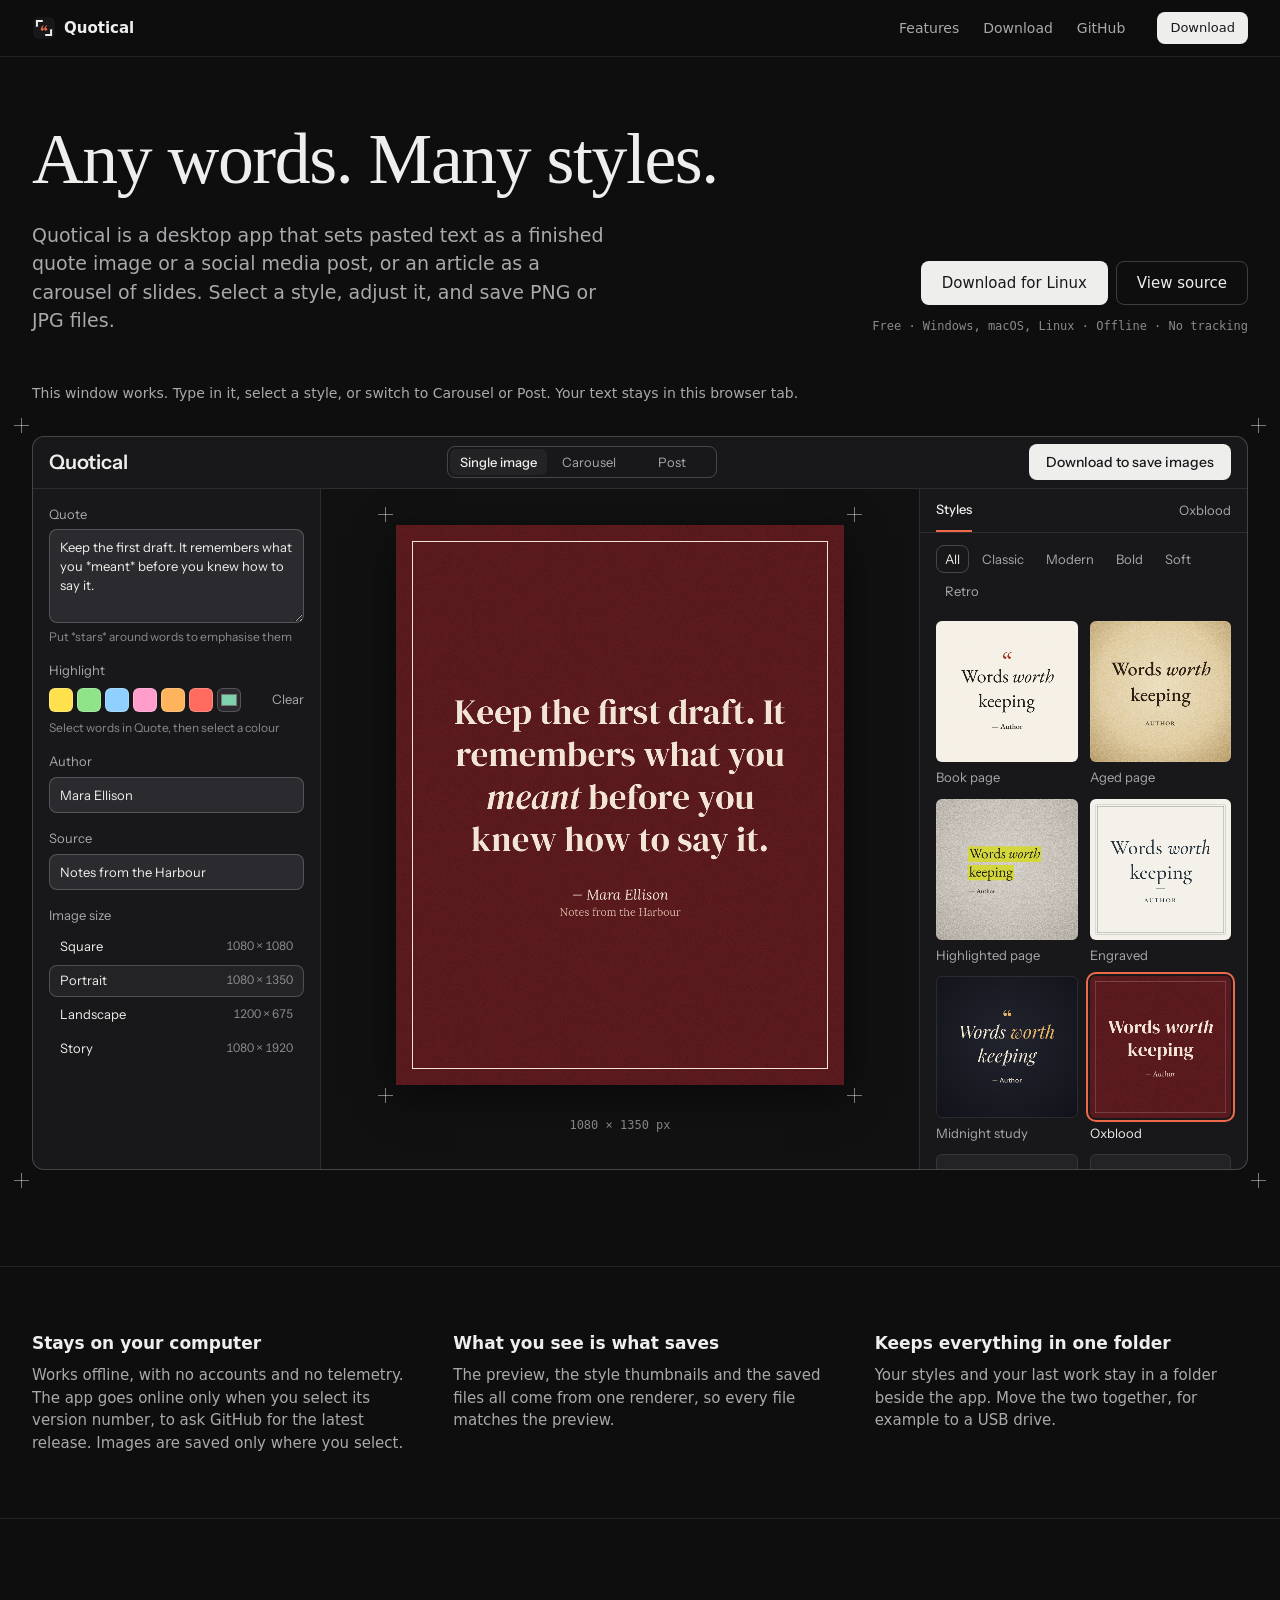
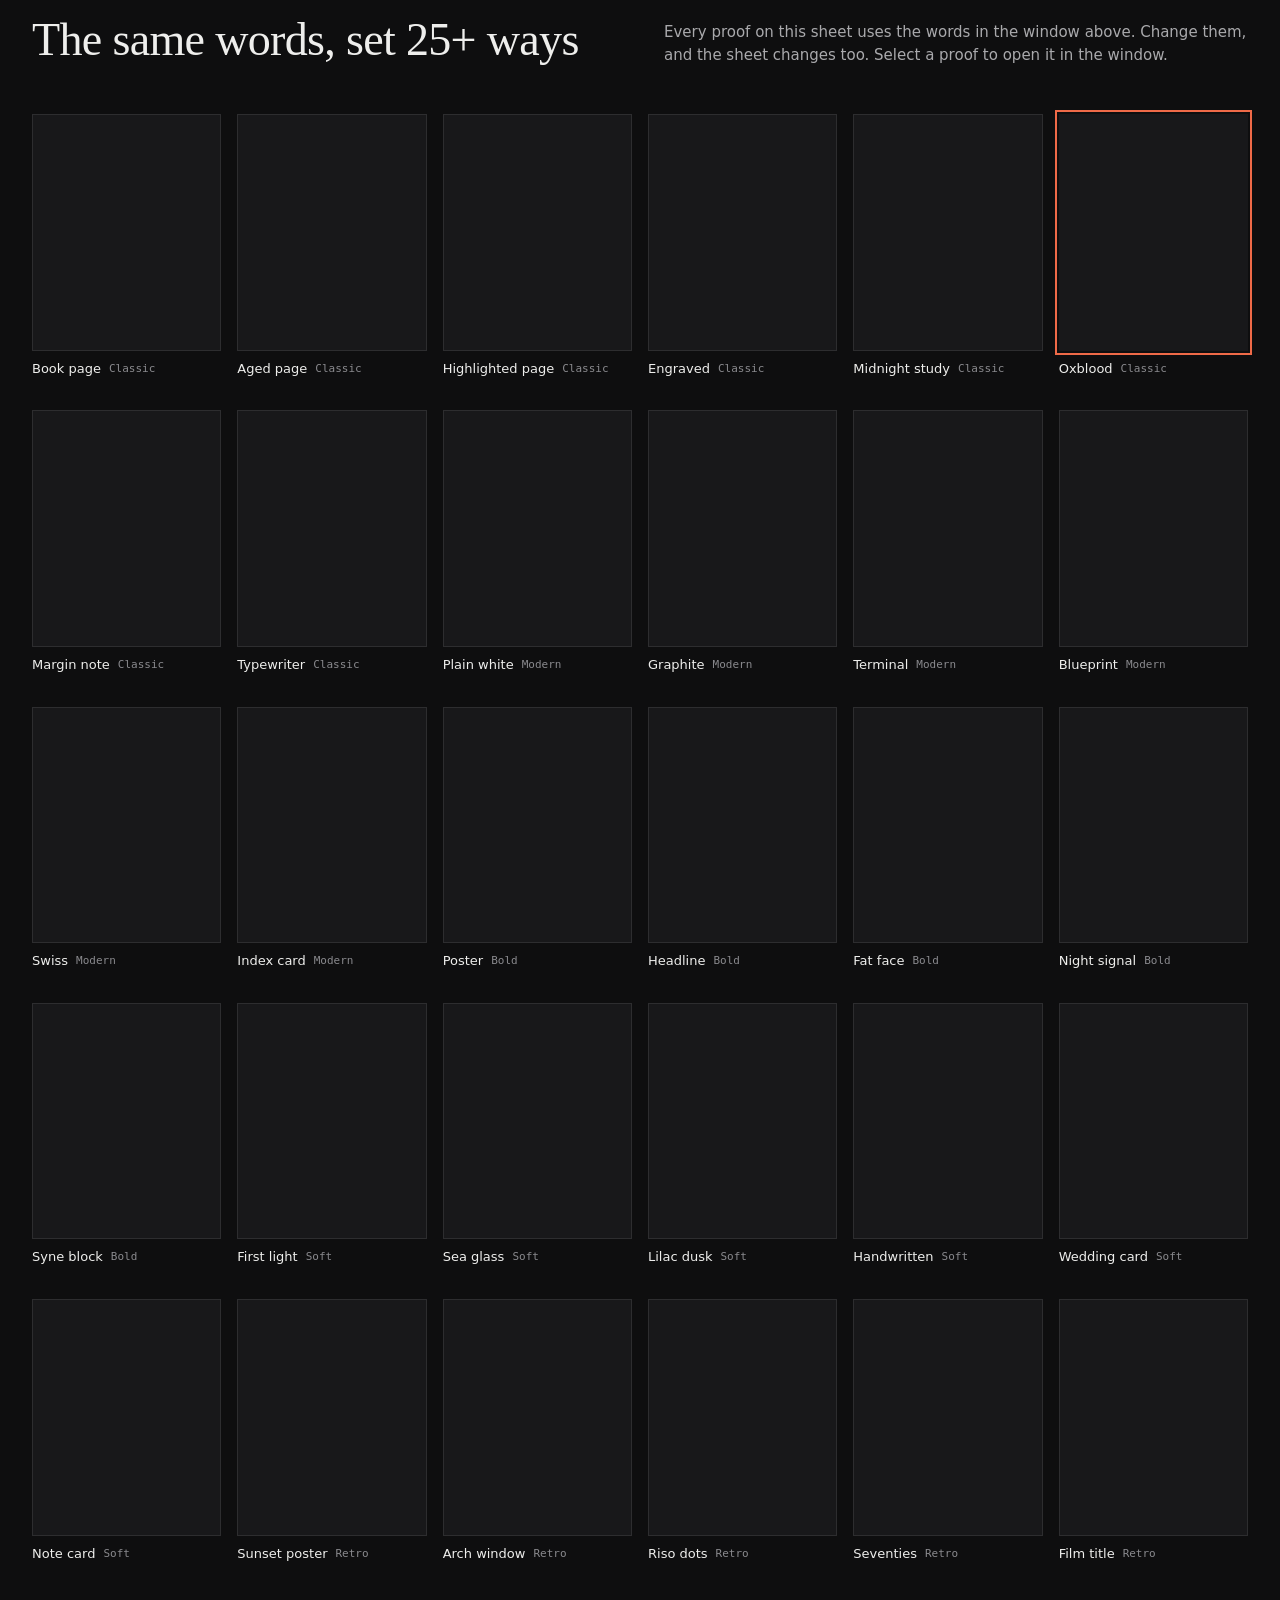
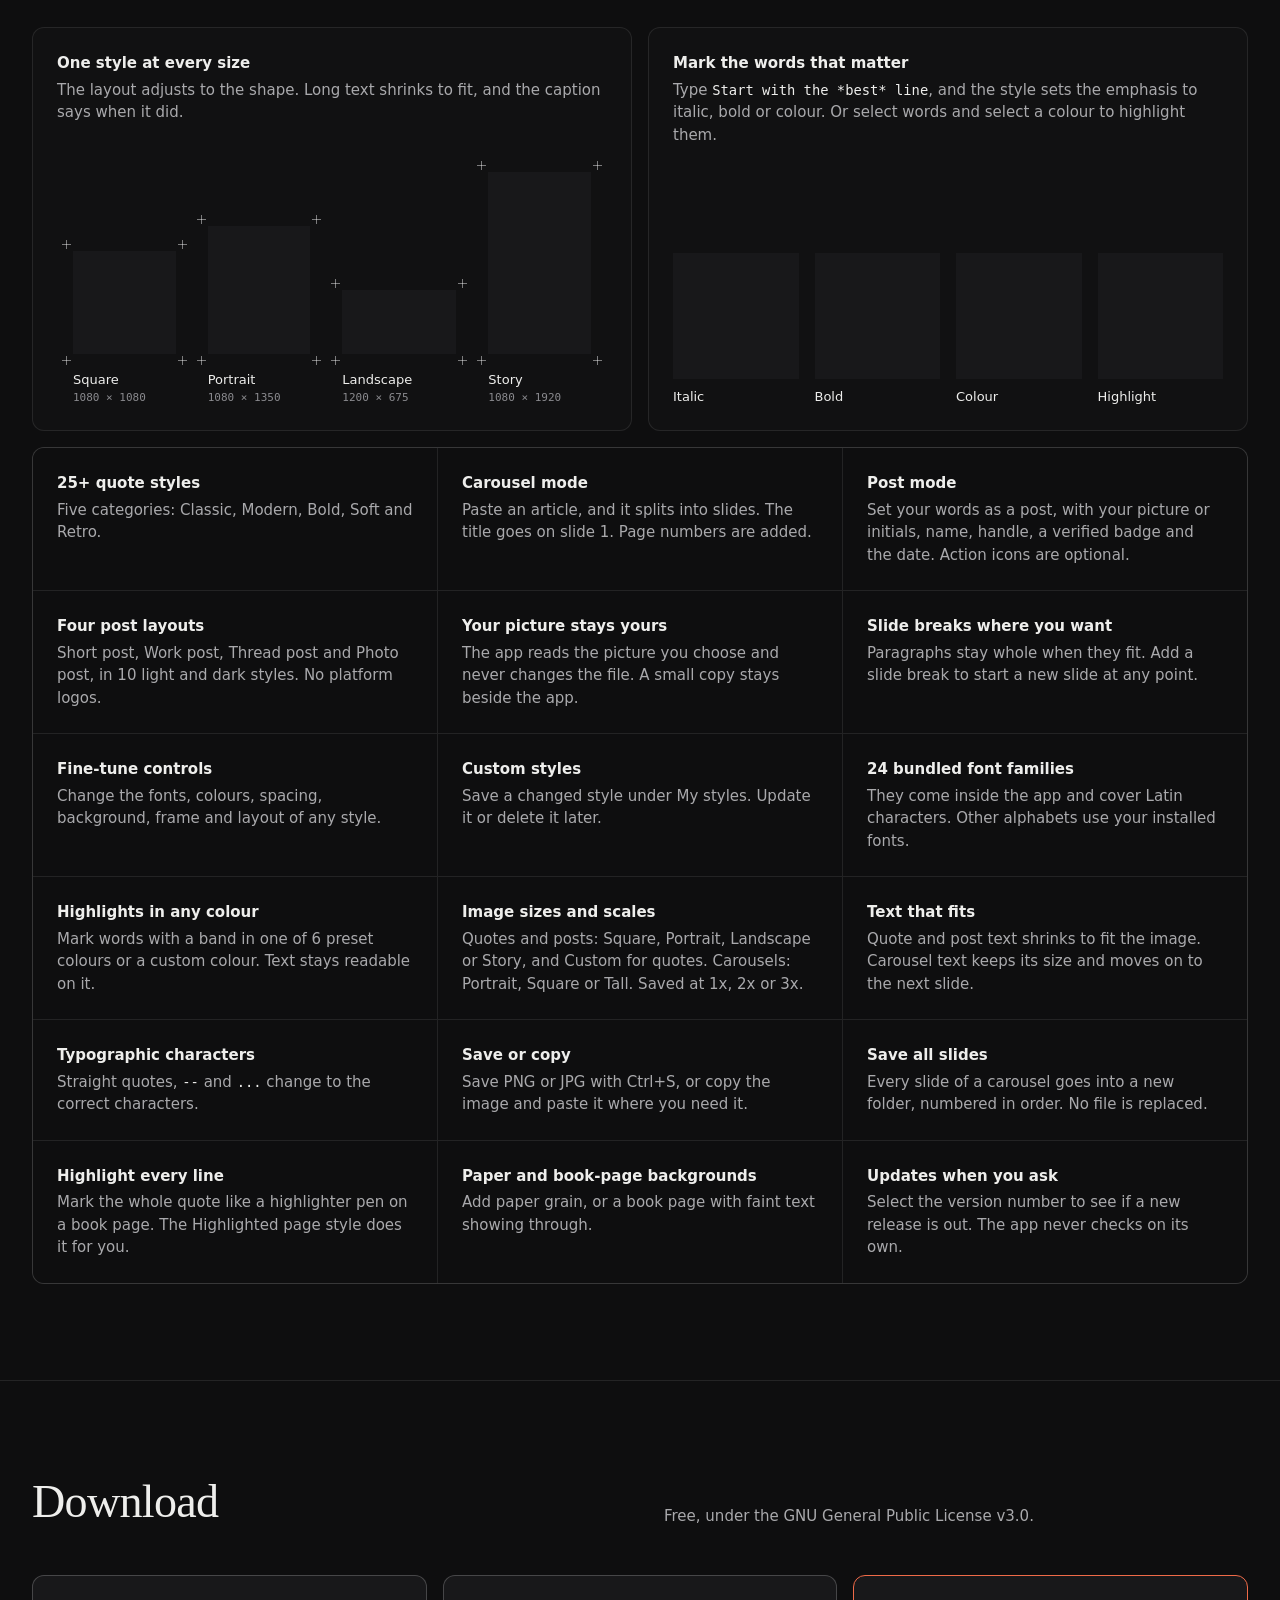
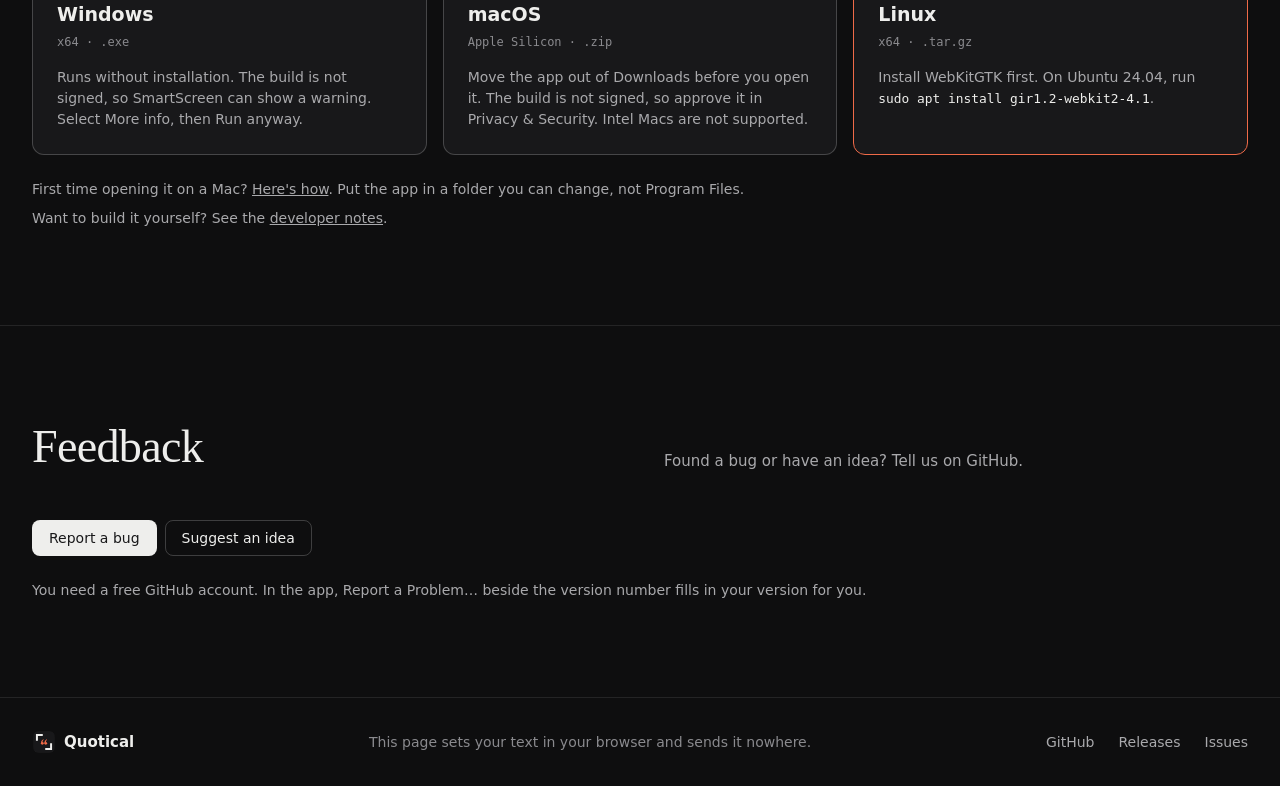
<file: docs/index.html>
<!doctype html>
<!-- The Quotical product page. The content security policy allows only this site and the GitHub API. -->
<html lang="en">
  <head>
    <meta charset="utf-8" />
    <meta name="viewport" content="width=device-width, initial-scale=1" />
    <meta
      http-equiv="Content-Security-Policy"
      content="default-src 'none'; script-src 'self'; style-src 'self'; font-src 'self'; img-src 'self' data:; connect-src https://api.github.com; base-uri 'none'; form-action 'none'"
    />
    <title>Quotical: any words, many styles</title>
    <meta
      name="description"
      content="A free desktop app that turns pasted text into a quote image, a social media post image, or an article into a carousel of slides. 25+ quote styles, 6 carousel styles, 10 post styles, 24 bundled fonts. Works offline, with no tracking."
    />
    <meta name="theme-color" content="#0e0e0f" />
    <meta name="color-scheme" content="dark" />
    <link rel="icon" href="icon.svg" type="image/svg+xml" />
    <link rel="apple-touch-icon" href="apple-touch-icon.png" />
    <meta property="og:type" content="website" />
    <meta property="og:title" content="Quotical" />
    <meta property="og:description" content="Any words. Many styles. Quote images, post images and carousels from a free desktop app that works offline, with no tracking." />
    <meta property="og:url" content="https://tariqmk.github.io/Quotical/" />
    <meta property="og:image" content="https://tariqmk.github.io/Quotical/social-card.png" />
    <meta property="og:image:width" content="1280" />
    <meta property="og:image:height" content="640" />
    <meta name="twitter:card" content="summary_large_image" />
    <meta name="twitter:title" content="Quotical" />
    <meta name="twitter:description" content="Any words. Many styles. Quote images, post images and carousels from a free desktop app that works offline, with no tracking." />
    <meta name="twitter:image" content="https://tariqmk.github.io/Quotical/social-card.png" />
    <link rel="stylesheet" href="engine/fonts.css" />
    <link rel="stylesheet" href="style.css" />
  </head>
  <body>
    <header class="nav">
      <div class="wrap nav-row">
        <a class="brand" href="#top">
          <img src="icon.svg" alt="" width="24" height="24" />
          <span>Quotical</span>
        </a>
        <nav class="nav-links" aria-label="Main">
          <a href="#features">Features</a>
          <a href="#download">Download</a>
          <a href="https://github.com/TariqMK/Quotical">GitHub</a>
        </nav>
        <a class="button primary small" href="#download">Download</a>
      </div>
    </header>

    <main id="top">
      <section class="hero">
        <div class="wrap">
          <h1>
            <span>Any words.</span> <span>Many styles.</span>
          </h1>
          <div class="hero-row">
            <p class="lede">
              Quotical is a desktop app that sets pasted text as a finished quote image or a social media post,
              or an article as a carousel of slides. Select a style, adjust it, and save PNG or JPG files.
            </p>
            <div class="hero-actions">
              <div class="actions">
                <a
                  class="button primary large"
                  id="hero-download"
                  href="https://github.com/TariqMK/Quotical/releases/latest"
                  >Download</a
                >
                <a class="button large" href="https://github.com/TariqMK/Quotical">View source</a>
              </div>
              <p class="meta">
                <span><span id="hero-version"></span>Free · Windows, macOS, Linux</span>
                <span class="meta-sep">·</span>
                <span>Offline · No tracking</span>
              </p>
            </div>
          </div>

          <p class="demo-label" id="demo">
            This window works. Type in it, select a style, or switch to Carousel or Post. Your text stays in
            this browser tab.
          </p>
          <noscript><p class="demo-label">The working demo needs JavaScript.</p></noscript>

          <div class="window-frame">
            <span class="crop tl"></span><span class="crop tr"></span>
            <span class="crop bl"></span><span class="crop br"></span>
            <div class="window">
              <div class="topbar">
                <div class="title">
                  <span class="wordmark">Quotical</span>
                  <span class="version" id="window-version"></span>
                </div>
                <div class="segmented mode-switch" id="modes" role="radiogroup" aria-label="Mode">
                  <button type="button" role="radio" data-mode="single">Single image</button>
                  <button type="button" role="radio" data-mode="carousel">Carousel</button>
                  <button type="button" role="radio" data-mode="post">Post</button>
                </div>
                <a class="button primary" href="#download">Download to save images</a>
              </div>

              <div class="workspace">
                <section class="stage" id="stage" aria-label="Preview">
                  <div class="proof" id="proof">
                    <span class="crop tl"></span><span class="crop tr"></span>
                    <span class="crop bl"></span><span class="crop br"></span>
                    <canvas id="preview" role="img" aria-label="Preview of the quote image"></canvas>
                  </div>
                  <div class="slide-bar" id="slide-bar" hidden>
                    <button class="step" id="prev-slide" type="button" aria-label="Previous slide">
                      <svg viewBox="0 0 16 16" aria-hidden="true"><path d="M10 3 5 8l5 5" /></svg>
                    </button>
                    <div class="filmstrip" id="filmstrip" role="group" aria-label="Slides"></div>
                    <button class="step" id="next-slide" type="button" aria-label="Next slide">
                      <svg viewBox="0 0 16 16" aria-hidden="true"><path d="m6 3 5 5-5 5" /></svg>
                    </button>
                  </div>
                  <p class="proof-note" id="proof-note"></p>
                </section>

                <section class="panel words" aria-label="Text and image size">
                  <label class="field" data-mode-field="single">
                    <span class="field-label">Quote</span>
                    <textarea id="quote" rows="4" spellcheck="false"></textarea>
                    <span class="hint">Put *stars* around words to emphasise them</span>
                  </label>
                  <label class="field" data-mode-field="carousel" hidden>
                    <span class="field-label">Title</span>
                    <input id="carousel-title" type="text" placeholder="Optional, shown on slide 1" />
                  </label>
                  <label class="field field-source" data-mode-field="carousel" hidden>
                    <span class="field-label">Subtitle</span>
                    <input id="carousel-subtitle" type="text" placeholder="Optional, such as a byline" />
                  </label>
                  <label class="field" data-mode-field="carousel" hidden>
                    <span class="field-label">Article</span>
                    <textarea id="article" rows="8" spellcheck="false"></textarea>
                    <span class="hint">*Stars* for italic, **two stars** for bold. Type [slide] on a line of its own to start a new slide.</span>
                  </label>
                  <label class="field" data-mode-field="post" hidden>
                    <span class="field-label">Name</span>
                    <input id="post-name" type="text" placeholder="Your name" />
                  </label>
                  <label class="field field-source" data-mode-field="post" hidden>
                    <span class="field-label">Handle</span>
                    <input id="post-handle" type="text" placeholder="Optional, such as @yourname" />
                  </label>
                  <label class="field" data-mode-field="post" hidden>
                    <span class="field-label">Post</span>
                    <textarea id="post-text" rows="5" spellcheck="false"></textarea>
                    <span class="hint">Line breaks stay. The app also adds your picture, a verified badge and the date, and can hide the action icons.</span>
                  </label>
                  <div class="field">
                    <span class="field-label" id="highlight-label">Highlight</span>
                    <div class="highlight-row" id="highlights" role="group" aria-labelledby="highlight-label"></div>
                    <span class="hint" id="highlight-hint" aria-live="polite">Select words in Quote, then select a colour</span>
                  </div>
                  <label class="field" data-mode-field="single">
                    <span class="field-label">Author</span>
                    <input id="author" type="text" placeholder="Optional" />
                  </label>
                  <label class="field field-source" data-mode-field="single">
                    <span class="field-label">Source</span>
                    <input id="source" type="text" placeholder="Optional, such as a book title" />
                  </label>
                  <div class="field">
                    <span class="field-label" id="size-label">Image size</span>
                    <div class="size-list" id="sizes" role="radiogroup" aria-labelledby="size-label"></div>
                  </div>
                </section>

                <section class="panel styles" aria-label="Styles">
                  <div class="current-style">
                    <span class="tab">Styles</span>
                    <span class="current-name" id="style-name"></span>
                  </div>
                  <div class="filters" id="filters"></div>
                  <div class="gallery" id="gallery"></div>
                </section>
              </div>
            </div>
          </div>
        </div>
      </section>

      <section class="sheet principles" aria-label="Principles">
        <div class="wrap principle-grid">
          <div>
            <h2>Stays on your computer</h2>
            <p>
              Works offline, with no accounts and no telemetry. The app goes online only when you select its
              version number, to ask GitHub for the latest release. Images are saved only where you select.
            </p>
          </div>
          <div>
            <h2>What you see is what saves</h2>
            <p>
              The preview, the style thumbnails and the saved files all come from one renderer, so every file
              matches the preview.
            </p>
          </div>
          <div>
            <h2>Keeps everything in one folder</h2>
            <p>
              Your styles and your last work stay in a folder beside the app. Move the two together, for example
              to a USB drive.
            </p>
          </div>
        </div>
      </section>

      <section class="sheet" id="features">
        <div class="wrap">
          <div class="section-head">
            <h2 class="section-title">The same words, set 25+ ways</h2>
            <p>
              Every proof on this sheet uses the words in the window above. Change them, and the sheet changes too.
              Select a proof to open it in the window.
            </p>
          </div>
          <div class="proof-wall" id="wall"></div>

          <div class="panel-pair">
            <div class="feature-panel">
              <h3>One style at every size</h3>
              <p>The layout adjusts to the shape. Long text shrinks to fit, and the caption says when it did.</p>
              <div class="size-proofs" id="size-proofs"></div>
            </div>
            <div class="feature-panel">
              <h3>Mark the words that matter</h3>
              <p>
                Type <code>Start with the *best* line</code>, and the style sets the emphasis to italic, bold or
                colour. Or select words and select a colour to highlight them.
              </p>
              <div class="emphasis" id="emphasis"></div>
            </div>
          </div>

          <div class="feature-grid">
            <div>
              <h3>25+ quote styles</h3>
              <p>Five categories: Classic, Modern, Bold, Soft and Retro.</p>
            </div>
            <div>
              <h3>Carousel mode</h3>
              <p>Paste an article, and it splits into slides. The title goes on slide 1. Page numbers are added.</p>
            </div>
            <div>
              <h3>Post mode</h3>
              <p>Set your words as a post, with your picture or initials, name, handle, a verified badge and the date. Action icons are optional.</p>
            </div>
            <div>
              <h3>Four post layouts</h3>
              <p>Short post, Work post, Thread post and Photo post, in 10 light and dark styles. No platform logos.</p>
            </div>
            <div>
              <h3>Your picture stays yours</h3>
              <p>The app reads the picture you choose and never changes the file. A small copy stays beside the app.</p>
            </div>
            <div>
              <h3>Slide breaks where you want</h3>
              <p>Paragraphs stay whole when they fit. Add a slide break to start a new slide at any point.</p>
            </div>
            <div>
              <h3>Fine-tune controls</h3>
              <p>Change the fonts, colours, spacing, background, frame and layout of any style.</p>
            </div>
            <div>
              <h3>Custom styles</h3>
              <p>Save a changed style under My styles. Update it or delete it later.</p>
            </div>
            <div>
              <h3>24 bundled font families</h3>
              <p>They come inside the app and cover Latin characters. Other alphabets use your installed fonts.</p>
            </div>
            <div>
              <h3>Highlights in any colour</h3>
              <p>Mark words with a band in one of 6 preset colours or a custom colour. Text stays readable on it.</p>
            </div>
            <div>
              <h3>Image sizes and scales</h3>
              <p>Quotes and posts: Square, Portrait, Landscape or Story, and Custom for quotes. Carousels: Portrait, Square or Tall. Saved at 1x, 2x or 3x.</p>
            </div>
            <div>
              <h3>Text that fits</h3>
              <p>Quote and post text shrinks to fit the image. Carousel text keeps its size and moves on to the next slide.</p>
            </div>
            <div>
              <h3>Typographic characters</h3>
              <p>Straight quotes, <code>--</code> and <code>...</code> change to the correct characters.</p>
            </div>
            <div>
              <h3>Save or copy</h3>
              <p>Save PNG or JPG with Ctrl+S, or copy the image and paste it where you need it.</p>
            </div>
            <div>
              <h3>Save all slides</h3>
              <p>Every slide of a carousel goes into a new folder, numbered in order. No file is replaced.</p>
            </div>
            <div>
              <h3>Highlight every line</h3>
              <p>Mark the whole quote like a highlighter pen on a book page. The Highlighted page style does it for you.</p>
            </div>
            <div>
              <h3>Paper and book-page backgrounds</h3>
              <p>Add paper grain, or a book page with faint text showing through.</p>
            </div>
            <div>
              <h3>Updates when you ask</h3>
              <p>Select the version number to see if a new release is out. The app never checks on its own.</p>
            </div>
          </div>
        </div>
      </section>

      <section class="sheet" id="download">
        <div class="wrap">
          <div class="section-head">
            <h2 class="section-title">Download</h2>
            <p id="download-version">Free, under the GNU General Public License v3.0.</p>
          </div>
          <div class="download-grid">
            <a class="download-card" data-os="windows" href="https://github.com/TariqMK/Quotical/releases/latest">
              <span class="card-title">Windows</span>
              <span class="card-file"><span>x64 · .exe</span><span class="card-size"></span></span>
              <span class="card-note">
                Runs without installation. The build is not signed, so SmartScreen can show a warning. Select More
                info, then Run anyway.
              </span>
            </a>
            <a class="download-card" data-os="macos" href="https://github.com/TariqMK/Quotical/releases/latest">
              <span class="card-title">macOS</span>
              <span class="card-file"><span>Apple Silicon · .zip</span><span class="card-size"></span></span>
              <span class="card-note">
                Move the app out of Downloads before you open it. The build is not signed, so approve it in Privacy
                &amp; Security. Intel Macs are not supported.
              </span>
            </a>
            <a class="download-card" data-os="linux" href="https://github.com/TariqMK/Quotical/releases/latest">
              <span class="card-title">Linux</span>
              <span class="card-file"><span>x64 · .tar.gz</span><span class="card-size"></span></span>
              <span class="card-note">
                Install WebKitGTK first. On Ubuntu 24.04, run <code>sudo apt install gir1.2-webkit2-4.1</code>.
              </span>
            </a>
          </div>
          <p class="fine-print">
            First time opening it on a Mac?
            <a href="https://github.com/TariqMK/Quotical#opening-on-macos">Here's how</a>.
            Put the app in a folder you can change, not Program Files.
          </p>
          <p class="fine-print">
            Want to build it yourself? See the
            <a href="https://github.com/TariqMK/Quotical#for-developers">developer notes</a>.
          </p>
        </div>
      </section>

      <section class="sheet" id="feedback">
        <div class="wrap">
          <div class="section-head">
            <h2 class="section-title">Feedback</h2>
            <p>Found a bug or have an idea? Tell us on GitHub.</p>
          </div>
          <div class="actions">
            <a class="button primary" href="https://github.com/TariqMK/Quotical/issues/new?template=bug.yml">Report a bug</a>
            <a class="button" href="https://github.com/TariqMK/Quotical/issues/new?template=idea.yml">Suggest an idea</a>
          </div>
          <p class="fine-print">
            You need a free GitHub account. In the app, Report a Problem… beside the version number fills in your
            version for you.
          </p>
        </div>
      </section>
    </main>

    <footer class="footer">
      <div class="wrap footer-row">
        <a class="brand" href="#top">
          <img src="icon.svg" alt="" width="24" height="24" />
          <span>Quotical</span>
        </a>
        <p>This page sets your text in your browser and sends it nowhere.</p>
        <nav class="footer-links" aria-label="Project">
          <a href="https://github.com/TariqMK/Quotical">GitHub</a>
          <a href="https://github.com/TariqMK/Quotical/releases">Releases</a>
          <a href="https://github.com/TariqMK/Quotical/issues">Issues</a>
        </nav>
      </div>
    </footer>

    <script type="module" src="app.js"></script>
  </body>
</html>
</file>
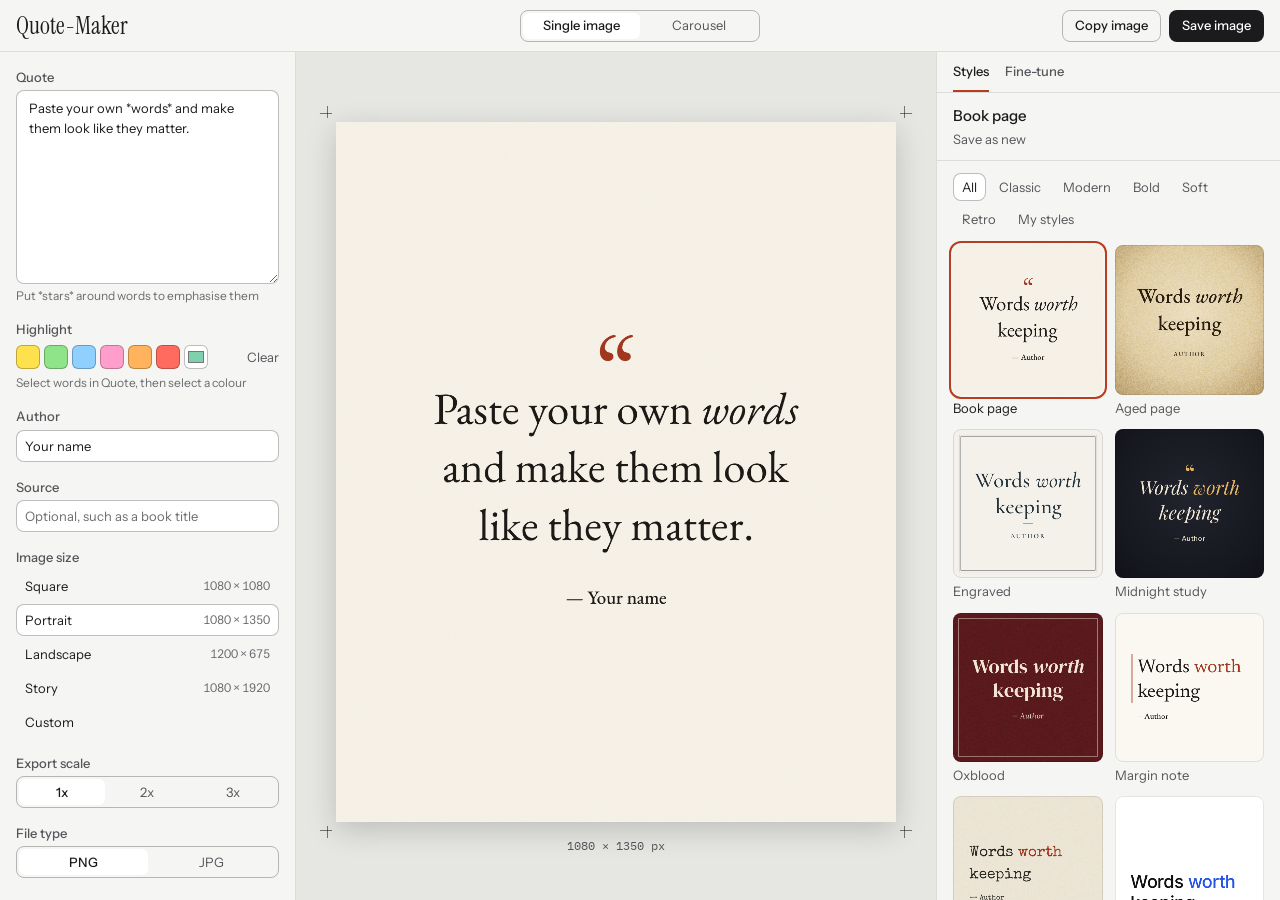
<file: quote_maker/web/index.html>
<!doctype html>
<!-- The Quote-Maker window. The content security policy blocks all network access. -->
<html lang="en">
  <head>
    <meta charset="utf-8" />
    <meta
      http-equiv="Content-Security-Policy"
      content="default-src 'none'; script-src 'self'; style-src 'self'; font-src 'self'; img-src 'self' data: blob:; connect-src 'self'"
    />
    <title>Quote-Maker</title>
    <link rel="stylesheet" href="fonts.css" />
    <link rel="stylesheet" href="styles.css" />
  </head>
  <body>
    <header class="topbar">
      <div class="title">
        <h1 class="wordmark">Quote-Maker</h1>
        <span class="version" id="version"></span>
      </div>
      <div class="segmented mode-switch" id="modes" role="radiogroup" aria-label="Mode">
        <button type="button" role="radio" data-mode="single">Single image</button>
        <button type="button" role="radio" data-mode="carousel">Carousel</button>
      </div>
      <div class="topbar-actions">
        <span class="status" id="status" role="status" aria-live="polite"></span>
        <button class="button" id="copy-image" type="button">Copy image</button>
        <button class="button primary" id="save-image" type="button">Save image</button>
        <button class="button primary" id="save-all" type="button" hidden>Save all slides</button>
      </div>
    </header>

    <main class="workspace">
      <section class="panel words" aria-label="Text and image size">
        <div class="mode-fields" id="fields-single">
          <label class="field">
            <span class="field-label">Quote</span>
            <textarea id="quote" rows="9" spellcheck="true" placeholder="Paste your text here"></textarea>
            <span class="hint">Put *stars* around words to emphasise them</span>
          </label>
        </div>
        <div class="mode-fields" id="fields-carousel" hidden>
          <label class="field">
            <span class="field-label">Title</span>
            <input id="carousel-title" type="text" placeholder="Optional, shown on slide 1" />
          </label>
          <label class="field">
            <span class="field-label">Subtitle</span>
            <input id="carousel-subtitle" type="text" placeholder="Optional, such as a byline" />
          </label>
          <div class="field">
            <label class="field-label" for="article">Article</label>
            <textarea id="article" rows="14" spellcheck="true" placeholder="Paste your article here"></textarea>
            <div class="text-tools">
              <button class="link" id="insert-break" type="button">Insert slide break</button>
              <button class="link" id="open-text" type="button">Open text file</button>
            </div>
            <span class="hint">*Stars* for italic, **two stars** for bold</span>
          </div>
          <label class="check">
            <input id="keep-breaks" type="checkbox" />
            <span>Keep line breaks <span class="hint">for poems and lists</span></span>
          </label>
        </div>
        <div class="field">
          <span class="field-label" id="highlight-label">Highlight</span>
          <div class="highlight-row" id="highlights" role="group" aria-labelledby="highlight-label"></div>
          <span class="hint" id="highlight-hint">Select words in Quote, then select a colour</span>
        </div>
        <div class="mode-fields" id="fields-single-after">
          <label class="field">
            <span class="field-label">Author</span>
            <input id="author" type="text" placeholder="Optional" />
          </label>
          <label class="field">
            <span class="field-label">Source</span>
            <input id="source" type="text" placeholder="Optional, such as a book title" />
          </label>
        </div>

        <div class="field">
          <span class="field-label" id="size-label">Image size</span>
          <div class="size-list" id="sizes" role="radiogroup" aria-labelledby="size-label"></div>
          <div class="custom-size" id="custom-size" hidden>
            <label>Width <input id="custom-width" type="number" min="200" max="6000" step="10" /></label>
            <label>Height <input id="custom-height" type="number" min="200" max="6000" step="10" /></label>
          </div>
        </div>

        <div class="field">
          <span class="field-label" id="scale-label">Export scale</span>
          <div class="segmented" id="scales" role="radiogroup" aria-labelledby="scale-label"></div>
        </div>

        <div class="field">
          <span class="field-label" id="format-label">File type</span>
          <div class="segmented" id="formats" role="radiogroup" aria-labelledby="format-label"></div>
          <label class="control quality-row" id="quality-row" hidden>
            <span>JPG quality</span>
            <span class="control-range">
              <input id="quality" type="range" min="60" max="100" step="1" />
              <output id="quality-value"></output>
            </span>
          </label>
        </div>
      </section>

      <section class="stage" id="stage" aria-label="Preview">
        <div class="proof">
          <span class="crop tl"></span><span class="crop tr"></span>
          <span class="crop bl"></span><span class="crop br"></span>
          <canvas id="preview"></canvas>
        </div>
        <div class="slide-bar" id="slide-bar" hidden>
          <button class="step" id="prev-slide" type="button" aria-label="Previous slide" title="Previous slide (Left arrow)">
            <svg viewBox="0 0 16 16" aria-hidden="true"><path d="M10 3 5 8l5 5" /></svg>
          </button>
          <div class="filmstrip" id="filmstrip" role="group" aria-label="Slides"></div>
          <button class="step" id="next-slide" type="button" aria-label="Next slide" title="Next slide (Right arrow)">
            <svg viewBox="0 0 16 16" aria-hidden="true"><path d="m6 3 5 5-5 5" /></svg>
          </button>
        </div>
        <p class="proof-note" id="proof-note"></p>
      </section>

      <section class="panel styles" aria-label="Styles">
        <div class="tabs" role="tablist">
          <button class="tab" id="tab-styles" role="tab" type="button" aria-controls="pane-styles">Styles</button>
          <button class="tab" id="tab-tune" role="tab" type="button" aria-controls="pane-tune">Fine-tune</button>
        </div>
        <div class="current-style">
          <div class="current-name">
            <span id="style-name"></span>
            <span class="edited" id="style-edited" hidden>Edited</span>
          </div>
          <div class="current-actions">
            <button class="link" id="reset-style" type="button" hidden>Reset</button>
            <button class="link" id="update-style" type="button" hidden>Update</button>
            <button class="link" id="delete-style" type="button" hidden>Delete</button>
            <button class="link" id="save-style" type="button">Save as new</button>
          </div>
        </div>

        <div class="pane" id="pane-styles" role="tabpanel" aria-labelledby="tab-styles">
          <div class="filters" id="filters"></div>
          <div class="gallery" id="gallery"></div>
          <p class="empty" id="gallery-empty" hidden>
            Your saved styles appear here. Change a style in Fine-tune, then select Save as new.
          </p>
        </div>
        <div class="pane" id="pane-tune" role="tabpanel" aria-labelledby="tab-tune" hidden></div>
      </section>
    </main>

    <dialog id="dialog">
      <form method="dialog" id="dialog-form">
        <h2 id="dialog-title"></h2>
        <p id="dialog-text"></p>
        <input id="dialog-input" type="text" maxlength="60" aria-labelledby="dialog-title" />
        <div class="dialog-actions">
          <button class="button" value="cancel" type="submit" formnovalidate>Cancel</button>
          <button class="button primary" id="dialog-confirm" value="confirm" type="submit"></button>
        </div>
      </form>
    </dialog>

    <script type="module" src="js/app.js"></script>
  </body>
</html>
</file>
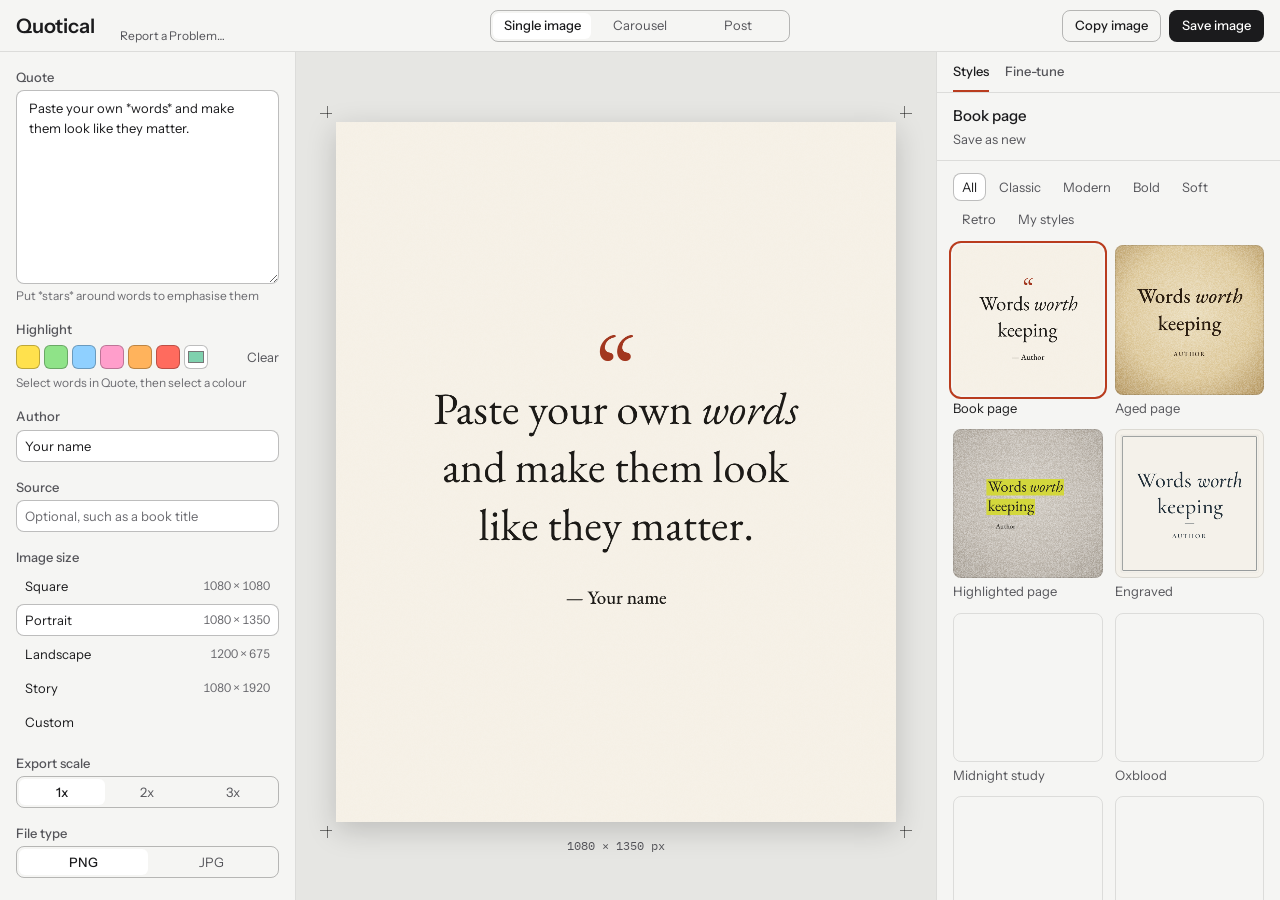
<file: quotical/web/index.html>
<!doctype html>
<!-- The Quotical window. The content security policy blocks all network access. -->
<html lang="en">
  <head>
    <meta charset="utf-8" />
    <meta
      http-equiv="Content-Security-Policy"
      content="default-src 'none'; script-src 'self'; style-src 'self'; font-src 'self'; img-src 'self' data: blob:; connect-src 'self'"
    />
    <title>Quotical</title>
    <link rel="stylesheet" href="fonts.css" />
    <link rel="stylesheet" href="styles.css" />
  </head>
  <body>
    <header class="topbar">
      <div class="title">
        <h1 class="wordmark" id="wordmark">Quotical</h1>
      </div>
      <div class="segmented mode-switch" id="modes" role="radiogroup" aria-label="Mode">
        <button type="button" role="radio" data-mode="single">Single image</button>
        <button type="button" role="radio" data-mode="carousel">Carousel</button>
        <button type="button" role="radio" data-mode="post">Post</button>
      </div>
      <div class="topbar-actions">
        <span class="status" id="status" role="status" aria-live="polite"></span>
        <button class="button" id="copy-image" type="button">Copy image</button>
        <button class="button primary" id="save-image" type="button">Save image</button>
        <button class="button primary" id="save-all" type="button" hidden>Save all slides</button>
      </div>
    </header>

    <main class="workspace">
      <section class="panel words" aria-label="Text and image size">
        <div class="mode-fields" id="fields-single">
          <label class="field">
            <span class="field-label">Quote</span>
            <textarea id="quote" rows="9" spellcheck="true" placeholder="Paste your text here"></textarea>
            <span class="hint">Put *stars* around words to emphasise them</span>
          </label>
        </div>
        <div class="mode-fields" id="fields-carousel" hidden>
          <label class="field">
            <span class="field-label">Title</span>
            <input id="carousel-title" type="text" placeholder="Optional, shown on slide 1" />
          </label>
          <label class="field">
            <span class="field-label">Subtitle</span>
            <input id="carousel-subtitle" type="text" placeholder="Optional, such as a byline" />
          </label>
          <div class="field">
            <label class="field-label" for="article">Article</label>
            <textarea id="article" rows="14" spellcheck="true" placeholder="Paste your article here"></textarea>
            <div class="text-tools">
              <button class="link" id="insert-break" type="button">Insert slide break</button>
              <button class="link" id="open-text" type="button">Open text file</button>
            </div>
            <span class="hint">*Stars* for italic, **two stars** for bold</span>
          </div>
          <label class="check">
            <input id="keep-breaks" type="checkbox" />
            <span>Keep line breaks <span class="hint">for poems and lists</span></span>
          </label>
        </div>
        <div class="mode-fields" id="fields-post" hidden>
          <div class="field">
            <span class="field-label">Picture</span>
            <div class="avatar-row">
              <img class="avatar-preview" id="avatar-preview" alt="" hidden />
              <span class="avatar-preview avatar-empty" id="avatar-empty" aria-hidden="true"></span>
              <button class="link" id="choose-avatar" type="button">Choose picture</button>
              <button class="link" id="remove-avatar" type="button" hidden>Remove</button>
            </div>
            <span class="hint">Without a picture, the post shows your initials</span>
          </div>
          <label class="field">
            <span class="field-label">Name</span>
            <input id="post-name" type="text" placeholder="Your name" />
          </label>
          <label class="field">
            <span class="field-label">Handle</span>
            <input id="post-handle" type="text" placeholder="Optional, such as @yourname" />
            <span class="hint">Work post styles show this as your headline</span>
          </label>
          <label class="check">
            <input id="post-verified" type="checkbox" />
            <span>Verified badge</span>
          </label>
          <label class="check">
            <input id="post-actions" type="checkbox" />
            <span>Action icons <span class="hint">like, reply and share</span></span>
          </label>
          <label class="field">
            <span class="field-label">Post</span>
            <textarea id="post-text" rows="8" spellcheck="true" placeholder="Paste your post here"></textarea>
            <span class="hint">Line breaks stay. *Stars* for italic, **two stars** for bold</span>
          </label>
        </div>
        <div class="field">
          <span class="field-label" id="highlight-label">Highlight</span>
          <div class="highlight-row" id="highlights" role="group" aria-labelledby="highlight-label"></div>
          <span class="hint" id="highlight-hint">Select words in Quote, then select a colour</span>
        </div>
        <div class="mode-fields" id="fields-single-after">
          <label class="field">
            <span class="field-label">Author</span>
            <input id="author" type="text" placeholder="Optional" />
          </label>
          <label class="field">
            <span class="field-label">Source</span>
            <input id="source" type="text" placeholder="Optional, such as a book title" />
          </label>
        </div>

        <div class="mode-fields" id="fields-post-after" hidden>
          <label class="field">
            <span class="field-label">Date</span>
            <input id="post-date" type="text" placeholder="Optional, such as 9:41 AM · Nov 17, 2026" />
          </label>
        </div>

        <div class="field">
          <span class="field-label" id="size-label">Image size</span>
          <div class="size-list" id="sizes" role="radiogroup" aria-labelledby="size-label"></div>
          <div class="custom-size" id="custom-size" hidden>
            <label>Width <input id="custom-width" type="number" min="200" max="6000" step="10" /></label>
            <label>Height <input id="custom-height" type="number" min="200" max="6000" step="10" /></label>
          </div>
        </div>

        <div class="field">
          <span class="field-label" id="scale-label">Export scale</span>
          <div class="segmented" id="scales" role="radiogroup" aria-labelledby="scale-label"></div>
        </div>

        <div class="field">
          <span class="field-label" id="format-label">File type</span>
          <div class="segmented" id="formats" role="radiogroup" aria-labelledby="format-label"></div>
          <label class="control quality-row" id="quality-row" hidden>
            <span>JPG quality</span>
            <span class="control-range">
              <input id="quality" type="range" min="60" max="100" step="1" />
              <output id="quality-value"></output>
            </span>
          </label>
        </div>
      </section>

      <section class="stage" id="stage" aria-label="Preview">
        <div class="proof">
          <span class="crop tl"></span><span class="crop tr"></span>
          <span class="crop bl"></span><span class="crop br"></span>
          <canvas id="preview"></canvas>
        </div>
        <div class="slide-bar" id="slide-bar" hidden>
          <button class="step" id="prev-slide" type="button" aria-label="Previous slide" title="Previous slide (Left arrow)">
            <svg viewBox="0 0 16 16" aria-hidden="true"><path d="M10 3 5 8l5 5" /></svg>
          </button>
          <div class="filmstrip" id="filmstrip" role="group" aria-label="Slides"></div>
          <button class="step" id="next-slide" type="button" aria-label="Next slide" title="Next slide (Right arrow)">
            <svg viewBox="0 0 16 16" aria-hidden="true"><path d="m6 3 5 5-5 5" /></svg>
          </button>
        </div>
        <p class="proof-note" id="proof-note"></p>
      </section>

      <section class="panel styles" aria-label="Styles">
        <div class="tabs" role="tablist">
          <button class="tab" id="tab-styles" role="tab" type="button" aria-controls="pane-styles">Styles</button>
          <button class="tab" id="tab-tune" role="tab" type="button" aria-controls="pane-tune">Fine-tune</button>
        </div>
        <div class="current-style">
          <div class="current-name">
            <span id="style-name"></span>
            <span class="edited" id="style-edited" hidden>Edited</span>
          </div>
          <div class="current-actions">
            <button class="link" id="reset-style" type="button" hidden>Reset</button>
            <button class="link" id="update-style" type="button" hidden>Update</button>
            <button class="link" id="delete-style" type="button" hidden>Delete</button>
            <button class="link" id="save-style" type="button">Save as new</button>
          </div>
        </div>

        <div class="pane" id="pane-styles" role="tabpanel" aria-labelledby="tab-styles">
          <div class="filters" id="filters"></div>
          <div class="gallery" id="gallery"></div>
          <p class="empty" id="gallery-empty" hidden>
            Your saved styles appear here. Change a style in Fine-tune, then select Save as new.
          </p>
        </div>
        <div class="pane" id="pane-tune" role="tabpanel" aria-labelledby="tab-tune" hidden></div>
      </section>
    </main>

    <dialog id="dialog">
      <form method="dialog" id="dialog-form">
        <h2 id="dialog-title"></h2>
        <p id="dialog-text"></p>
        <input id="dialog-input" type="text" maxlength="60" aria-labelledby="dialog-title" />
        <div class="dialog-actions">
          <button class="button" value="cancel" type="submit" formnovalidate>Cancel</button>
          <button class="button primary" id="dialog-confirm" value="confirm" type="submit"></button>
        </div>
      </form>
    </dialog>

    <dialog id="update-dialog" aria-labelledby="update-title">
      <form method="dialog" id="update-form">
        <h2 id="update-title">Check for updates</h2>
        <p class="update-headline" id="update-headline"></p>
        <p id="update-detail"></p>
        <details class="update-notes" id="update-notes" hidden>
          <summary>Release notes</summary>
          <div class="update-notes-text" id="update-notes-text"></div>
        </details>
        <div class="dialog-actions">
          <button class="button" value="close" type="submit">Close</button>
          <button class="button primary" id="update-open" value="open" type="submit" hidden>Open release page</button>
        </div>
      </form>
    </dialog>

    <!-- The version is the Check for updates button. It comes after the main content in the tab
         order, so it never takes the first focus, and app.js places it beside the wordmark. -->
    <button class="version" id="version" type="button" title="Check for updates" aria-describedby="version-help"></button>
    <span id="version-help" hidden>Check GitHub for a newer release.</span>
    <!-- Opens the GitHub bug form in the browser. app.js places it after the version. -->
    <button class="version report" id="report-problem" type="button" title="Opens the bug form on GitHub in your browser. You need a free GitHub account.">Report a Problem…</button>

    <script type="module" src="js/app.js"></script>
  </body>
</html>
</file>
<file: docs/engine/fonts.css>
/* Generated: bundled font faces for offline use. Do not edit by hand. */
@font-face{font-family:"Fraunces";font-style:normal;font-weight:100 900;font-display:swap;src:url(fonts/fraunces/fraunces-latin-ext-wght-normal.woff2) format("woff2");unicode-range:U+0100-02BA,U+02BD-02C5,U+02C7-02CC,U+02CE-02D7,U+02DD-02FF,U+0304,U+0308,U+0329,U+1D00-1DBF,U+1E00-1E9F,U+1EF2-1EFF,U+2020,U+20A0-20AB,U+20AD-20C0,U+2113,U+2C60-2C7F,U+A720-A7FF;}
@font-face{font-family:"Fraunces";font-style:normal;font-weight:100 900;font-display:swap;src:url(fonts/fraunces/fraunces-latin-wght-normal.woff2) format("woff2");unicode-range:U+0000-00FF,U+0131,U+0152-0153,U+02BB-02BC,U+02C6,U+02DA,U+02DC,U+0304,U+0308,U+0329,U+2000-206F,U+20AC,U+2122,U+2191,U+2193,U+2212,U+2215,U+FEFF,U+FFFD;}
@font-face{font-family:"Fraunces";font-style:italic;font-weight:100 900;font-display:swap;src:url(fonts/fraunces/fraunces-latin-ext-wght-italic.woff2) format("woff2");unicode-range:U+0100-02BA,U+02BD-02C5,U+02C7-02CC,U+02CE-02D7,U+02DD-02FF,U+0304,U+0308,U+0329,U+1D00-1DBF,U+1E00-1E9F,U+1EF2-1EFF,U+2020,U+20A0-20AB,U+20AD-20C0,U+2113,U+2C60-2C7F,U+A720-A7FF;}
@font-face{font-family:"Fraunces";font-style:italic;font-weight:100 900;font-display:swap;src:url(fonts/fraunces/fraunces-latin-wght-italic.woff2) format("woff2");unicode-range:U+0000-00FF,U+0131,U+0152-0153,U+02BB-02BC,U+02C6,U+02DA,U+02DC,U+0304,U+0308,U+0329,U+2000-206F,U+20AC,U+2122,U+2191,U+2193,U+2212,U+2215,U+FEFF,U+FFFD;}
@font-face{font-family:"Playfair Display";font-style:normal;font-weight:400 900;font-display:swap;src:url(fonts/playfair-display/playfair-display-latin-ext-wght-normal.woff2) format("woff2");unicode-range:U+0100-02BA,U+02BD-02C5,U+02C7-02CC,U+02CE-02D7,U+02DD-02FF,U+0304,U+0308,U+0329,U+1D00-1DBF,U+1E00-1E9F,U+1EF2-1EFF,U+2020,U+20A0-20AB,U+20AD-20C0,U+2113,U+2C60-2C7F,U+A720-A7FF;}
@font-face{font-family:"Playfair Display";font-style:normal;font-weight:400 900;font-display:swap;src:url(fonts/playfair-display/playfair-display-latin-wght-normal.woff2) format("woff2");unicode-range:U+0000-00FF,U+0131,U+0152-0153,U+02BB-02BC,U+02C6,U+02DA,U+02DC,U+0304,U+0308,U+0329,U+2000-206F,U+20AC,U+2122,U+2191,U+2193,U+2212,U+2215,U+FEFF,U+FFFD;}
@font-face{font-family:"Playfair Display";font-style:italic;font-weight:400 900;font-display:swap;src:url(fonts/playfair-display/playfair-display-latin-ext-wght-italic.woff2) format("woff2");unicode-range:U+0100-02BA,U+02BD-02C5,U+02C7-02CC,U+02CE-02D7,U+02DD-02FF,U+0304,U+0308,U+0329,U+1D00-1DBF,U+1E00-1E9F,U+1EF2-1EFF,U+2020,U+20A0-20AB,U+20AD-20C0,U+2113,U+2C60-2C7F,U+A720-A7FF;}
@font-face{font-family:"Playfair Display";font-style:italic;font-weight:400 900;font-display:swap;src:url(fonts/playfair-display/playfair-display-latin-wght-italic.woff2) format("woff2");unicode-range:U+0000-00FF,U+0131,U+0152-0153,U+02BB-02BC,U+02C6,U+02DA,U+02DC,U+0304,U+0308,U+0329,U+2000-206F,U+20AC,U+2122,U+2191,U+2193,U+2212,U+2215,U+FEFF,U+FFFD;}
@font-face{font-family:"Cormorant";font-style:normal;font-weight:300 700;font-display:swap;src:url(fonts/cormorant/cormorant-latin-ext-wght-normal.woff2) format("woff2");unicode-range:U+0100-02BA,U+02BD-02C5,U+02C7-02CC,U+02CE-02D7,U+02DD-02FF,U+0304,U+0308,U+0329,U+1D00-1DBF,U+1E00-1E9F,U+1EF2-1EFF,U+2020,U+20A0-20AB,U+20AD-20C0,U+2113,U+2C60-2C7F,U+A720-A7FF;}
@font-face{font-family:"Cormorant";font-style:normal;font-weight:300 700;font-display:swap;src:url(fonts/cormorant/cormorant-latin-wght-normal.woff2) format("woff2");unicode-range:U+0000-00FF,U+0131,U+0152-0153,U+02BB-02BC,U+02C6,U+02DA,U+02DC,U+0304,U+0308,U+0329,U+2000-206F,U+20AC,U+2122,U+2191,U+2193,U+2212,U+2215,U+FEFF,U+FFFD;}
@font-face{font-family:"Cormorant";font-style:italic;font-weight:300 700;font-display:swap;src:url(fonts/cormorant/cormorant-latin-ext-wght-italic.woff2) format("woff2");unicode-range:U+0100-02BA,U+02BD-02C5,U+02C7-02CC,U+02CE-02D7,U+02DD-02FF,U+0304,U+0308,U+0329,U+1D00-1DBF,U+1E00-1E9F,U+1EF2-1EFF,U+2020,U+20A0-20AB,U+20AD-20C0,U+2113,U+2C60-2C7F,U+A720-A7FF;}
@font-face{font-family:"Cormorant";font-style:italic;font-weight:300 700;font-display:swap;src:url(fonts/cormorant/cormorant-latin-wght-italic.woff2) format("woff2");unicode-range:U+0000-00FF,U+0131,U+0152-0153,U+02BB-02BC,U+02C6,U+02DA,U+02DC,U+0304,U+0308,U+0329,U+2000-206F,U+20AC,U+2122,U+2191,U+2193,U+2212,U+2215,U+FEFF,U+FFFD;}
@font-face{font-family:"EB Garamond";font-style:normal;font-weight:400 800;font-display:swap;src:url(fonts/eb-garamond/eb-garamond-latin-ext-wght-normal.woff2) format("woff2");unicode-range:U+0100-02BA,U+02BD-02C5,U+02C7-02CC,U+02CE-02D7,U+02DD-02FF,U+0304,U+0308,U+0329,U+1D00-1DBF,U+1E00-1E9F,U+1EF2-1EFF,U+2020,U+20A0-20AB,U+20AD-20C0,U+2113,U+2C60-2C7F,U+A720-A7FF;}
@font-face{font-family:"EB Garamond";font-style:normal;font-weight:400 800;font-display:swap;src:url(fonts/eb-garamond/eb-garamond-latin-wght-normal.woff2) format("woff2");unicode-range:U+0000-00FF,U+0131,U+0152-0153,U+02BB-02BC,U+02C6,U+02DA,U+02DC,U+0304,U+0308,U+0329,U+2000-206F,U+20AC,U+2122,U+2191,U+2193,U+2212,U+2215,U+FEFF,U+FFFD;}
@font-face{font-family:"EB Garamond";font-style:italic;font-weight:400 800;font-display:swap;src:url(fonts/eb-garamond/eb-garamond-latin-ext-wght-italic.woff2) format("woff2");unicode-range:U+0100-02BA,U+02BD-02C5,U+02C7-02CC,U+02CE-02D7,U+02DD-02FF,U+0304,U+0308,U+0329,U+1D00-1DBF,U+1E00-1E9F,U+1EF2-1EFF,U+2020,U+20A0-20AB,U+20AD-20C0,U+2113,U+2C60-2C7F,U+A720-A7FF;}
@font-face{font-family:"EB Garamond";font-style:italic;font-weight:400 800;font-display:swap;src:url(fonts/eb-garamond/eb-garamond-latin-wght-italic.woff2) format("woff2");unicode-range:U+0000-00FF,U+0131,U+0152-0153,U+02BB-02BC,U+02C6,U+02DA,U+02DC,U+0304,U+0308,U+0329,U+2000-206F,U+20AC,U+2122,U+2191,U+2193,U+2212,U+2215,U+FEFF,U+FFFD;}
@font-face{font-family:"Lora";font-style:normal;font-weight:400 700;font-display:swap;src:url(fonts/lora/lora-latin-ext-wght-normal.woff2) format("woff2");unicode-range:U+0100-02BA,U+02BD-02C5,U+02C7-02CC,U+02CE-02D7,U+02DD-02FF,U+0304,U+0308,U+0329,U+1D00-1DBF,U+1E00-1E9F,U+1EF2-1EFF,U+2020,U+20A0-20AB,U+20AD-20C0,U+2113,U+2C60-2C7F,U+A720-A7FF;}
@font-face{font-family:"Lora";font-style:normal;font-weight:400 700;font-display:swap;src:url(fonts/lora/lora-latin-wght-normal.woff2) format("woff2");unicode-range:U+0000-00FF,U+0131,U+0152-0153,U+02BB-02BC,U+02C6,U+02DA,U+02DC,U+0304,U+0308,U+0329,U+2000-206F,U+20AC,U+2122,U+2191,U+2193,U+2212,U+2215,U+FEFF,U+FFFD;}
@font-face{font-family:"Lora";font-style:italic;font-weight:400 700;font-display:swap;src:url(fonts/lora/lora-latin-ext-wght-italic.woff2) format("woff2");unicode-range:U+0100-02BA,U+02BD-02C5,U+02C7-02CC,U+02CE-02D7,U+02DD-02FF,U+0304,U+0308,U+0329,U+1D00-1DBF,U+1E00-1E9F,U+1EF2-1EFF,U+2020,U+20A0-20AB,U+20AD-20C0,U+2113,U+2C60-2C7F,U+A720-A7FF;}
@font-face{font-family:"Lora";font-style:italic;font-weight:400 700;font-display:swap;src:url(fonts/lora/lora-latin-wght-italic.woff2) format("woff2");unicode-range:U+0000-00FF,U+0131,U+0152-0153,U+02BB-02BC,U+02C6,U+02DA,U+02DC,U+0304,U+0308,U+0329,U+2000-206F,U+20AC,U+2122,U+2191,U+2193,U+2212,U+2215,U+FEFF,U+FFFD;}
@font-face{font-family:"Newsreader";font-style:normal;font-weight:200 800;font-display:swap;src:url(fonts/newsreader/newsreader-latin-ext-wght-normal.woff2) format("woff2");unicode-range:U+0100-02BA,U+02BD-02C5,U+02C7-02CC,U+02CE-02D7,U+02DD-02FF,U+0304,U+0308,U+0329,U+1D00-1DBF,U+1E00-1E9F,U+1EF2-1EFF,U+2020,U+20A0-20AB,U+20AD-20C0,U+2113,U+2C60-2C7F,U+A720-A7FF;}
@font-face{font-family:"Newsreader";font-style:normal;font-weight:200 800;font-display:swap;src:url(fonts/newsreader/newsreader-latin-wght-normal.woff2) format("woff2");unicode-range:U+0000-00FF,U+0131,U+0152-0153,U+02BB-02BC,U+02C6,U+02DA,U+02DC,U+0304,U+0308,U+0329,U+2000-206F,U+20AC,U+2122,U+2191,U+2193,U+2212,U+2215,U+FEFF,U+FFFD;}
@font-face{font-family:"Newsreader";font-style:italic;font-weight:200 800;font-display:swap;src:url(fonts/newsreader/newsreader-latin-ext-wght-italic.woff2) format("woff2");unicode-range:U+0100-02BA,U+02BD-02C5,U+02C7-02CC,U+02CE-02D7,U+02DD-02FF,U+0304,U+0308,U+0329,U+1D00-1DBF,U+1E00-1E9F,U+1EF2-1EFF,U+2020,U+20A0-20AB,U+20AD-20C0,U+2113,U+2C60-2C7F,U+A720-A7FF;}
@font-face{font-family:"Newsreader";font-style:italic;font-weight:200 800;font-display:swap;src:url(fonts/newsreader/newsreader-latin-wght-italic.woff2) format("woff2");unicode-range:U+0000-00FF,U+0131,U+0152-0153,U+02BB-02BC,U+02C6,U+02DA,U+02DC,U+0304,U+0308,U+0329,U+2000-206F,U+20AC,U+2122,U+2191,U+2193,U+2212,U+2215,U+FEFF,U+FFFD;}
@font-face{font-family:"Source Serif 4";font-style:normal;font-weight:200 900;font-display:swap;src:url(fonts/source-serif-4/source-serif-4-latin-ext-wght-normal.woff2) format("woff2");unicode-range:U+0100-02BA,U+02BD-02C5,U+02C7-02CC,U+02CE-02D7,U+02DD-02FF,U+0304,U+0308,U+0329,U+1D00-1DBF,U+1E00-1E9F,U+1EF2-1EFF,U+2020,U+20A0-20AB,U+20AD-20C0,U+2113,U+2C60-2C7F,U+A720-A7FF;}
@font-face{font-family:"Source Serif 4";font-style:normal;font-weight:200 900;font-display:swap;src:url(fonts/source-serif-4/source-serif-4-latin-wght-normal.woff2) format("woff2");unicode-range:U+0000-00FF,U+0131,U+0152-0153,U+02BB-02BC,U+02C6,U+02DA,U+02DC,U+0304,U+0308,U+0329,U+2000-206F,U+20AC,U+2122,U+2191,U+2193,U+2212,U+2215,U+FEFF,U+FFFD;}
@font-face{font-family:"Source Serif 4";font-style:italic;font-weight:200 900;font-display:swap;src:url(fonts/source-serif-4/source-serif-4-latin-ext-wght-italic.woff2) format("woff2");unicode-range:U+0100-02BA,U+02BD-02C5,U+02C7-02CC,U+02CE-02D7,U+02DD-02FF,U+0304,U+0308,U+0329,U+1D00-1DBF,U+1E00-1E9F,U+1EF2-1EFF,U+2020,U+20A0-20AB,U+20AD-20C0,U+2113,U+2C60-2C7F,U+A720-A7FF;}
@font-face{font-family:"Source Serif 4";font-style:italic;font-weight:200 900;font-display:swap;src:url(fonts/source-serif-4/source-serif-4-latin-wght-italic.woff2) format("woff2");unicode-range:U+0000-00FF,U+0131,U+0152-0153,U+02BB-02BC,U+02C6,U+02DA,U+02DC,U+0304,U+0308,U+0329,U+2000-206F,U+20AC,U+2122,U+2191,U+2193,U+2212,U+2215,U+FEFF,U+FFFD;}
@font-face{font-family:"Instrument Serif";font-style:normal;font-weight:400;font-display:swap;src:url(fonts/instrument-serif/instrument-serif-latin-ext-400-normal.woff2) format("woff2");unicode-range:U+0100-02BA,U+02BD-02C5,U+02C7-02CC,U+02CE-02D7,U+02DD-02FF,U+0304,U+0308,U+0329,U+1D00-1DBF,U+1E00-1E9F,U+1EF2-1EFF,U+2020,U+20A0-20AB,U+20AD-20C0,U+2113,U+2C60-2C7F,U+A720-A7FF;}
@font-face{font-family:"Instrument Serif";font-style:normal;font-weight:400;font-display:swap;src:url(fonts/instrument-serif/instrument-serif-latin-400-normal.woff2) format("woff2");unicode-range:U+0000-00FF,U+0131,U+0152-0153,U+02BB-02BC,U+02C6,U+02DA,U+02DC,U+0304,U+0308,U+0329,U+2000-206F,U+20AC,U+2122,U+2191,U+2193,U+2212,U+2215,U+FEFF,U+FFFD;}
@font-face{font-family:"Instrument Serif";font-style:italic;font-weight:400;font-display:swap;src:url(fonts/instrument-serif/instrument-serif-latin-ext-400-italic.woff2) format("woff2");unicode-range:U+0100-02BA,U+02BD-02C5,U+02C7-02CC,U+02CE-02D7,U+02DD-02FF,U+0304,U+0308,U+0329,U+1D00-1DBF,U+1E00-1E9F,U+1EF2-1EFF,U+2020,U+20A0-20AB,U+20AD-20C0,U+2113,U+2C60-2C7F,U+A720-A7FF;}
@font-face{font-family:"Instrument Serif";font-style:italic;font-weight:400;font-display:swap;src:url(fonts/instrument-serif/instrument-serif-latin-400-italic.woff2) format("woff2");unicode-range:U+0000-00FF,U+0131,U+0152-0153,U+02BB-02BC,U+02C6,U+02DA,U+02DC,U+0304,U+0308,U+0329,U+2000-206F,U+20AC,U+2122,U+2191,U+2193,U+2212,U+2215,U+FEFF,U+FFFD;}
@font-face{font-family:"DM Serif Display";font-style:normal;font-weight:400;font-display:swap;src:url(fonts/dm-serif-display/dm-serif-display-latin-ext-400-normal.woff2) format("woff2");unicode-range:U+0100-02BA,U+02BD-02C5,U+02C7-02CC,U+02CE-02D7,U+02DD-02FF,U+0304,U+0308,U+0329,U+1D00-1DBF,U+1E00-1E9F,U+1EF2-1EFF,U+2020,U+20A0-20AB,U+20AD-20C0,U+2113,U+2C60-2C7F,U+A720-A7FF;}
@font-face{font-family:"DM Serif Display";font-style:normal;font-weight:400;font-display:swap;src:url(fonts/dm-serif-display/dm-serif-display-latin-400-normal.woff2) format("woff2");unicode-range:U+0000-00FF,U+0131,U+0152-0153,U+02BB-02BC,U+02C6,U+02DA,U+02DC,U+0304,U+0308,U+0329,U+2000-206F,U+20AC,U+2122,U+2191,U+2193,U+2212,U+2215,U+FEFF,U+FFFD;}
@font-face{font-family:"DM Serif Display";font-style:italic;font-weight:400;font-display:swap;src:url(fonts/dm-serif-display/dm-serif-display-latin-ext-400-italic.woff2) format("woff2");unicode-range:U+0100-02BA,U+02BD-02C5,U+02C7-02CC,U+02CE-02D7,U+02DD-02FF,U+0304,U+0308,U+0329,U+1D00-1DBF,U+1E00-1E9F,U+1EF2-1EFF,U+2020,U+20A0-20AB,U+20AD-20C0,U+2113,U+2C60-2C7F,U+A720-A7FF;}
@font-face{font-family:"DM Serif Display";font-style:italic;font-weight:400;font-display:swap;src:url(fonts/dm-serif-display/dm-serif-display-latin-400-italic.woff2) format("woff2");unicode-range:U+0000-00FF,U+0131,U+0152-0153,U+02BB-02BC,U+02C6,U+02DA,U+02DC,U+0304,U+0308,U+0329,U+2000-206F,U+20AC,U+2122,U+2191,U+2193,U+2212,U+2215,U+FEFF,U+FFFD;}
@font-face{font-family:"Abril Fatface";font-style:normal;font-weight:400;font-display:swap;src:url(fonts/abril-fatface/abril-fatface-latin-ext-400-normal.woff2) format("woff2");unicode-range:U+0100-02BA,U+02BD-02C5,U+02C7-02CC,U+02CE-02D7,U+02DD-02FF,U+0304,U+0308,U+0329,U+1D00-1DBF,U+1E00-1E9F,U+1EF2-1EFF,U+2020,U+20A0-20AB,U+20AD-20C0,U+2113,U+2C60-2C7F,U+A720-A7FF;}
@font-face{font-family:"Abril Fatface";font-style:normal;font-weight:400;font-display:swap;src:url(fonts/abril-fatface/abril-fatface-latin-400-normal.woff2) format("woff2");unicode-range:U+0000-00FF,U+0131,U+0152-0153,U+02BB-02BC,U+02C6,U+02DA,U+02DC,U+0304,U+0308,U+0329,U+2000-206F,U+20AC,U+2122,U+2191,U+2193,U+2212,U+2215,U+FEFF,U+FFFD;}
@font-face{font-family:"Bebas Neue";font-style:normal;font-weight:400;font-display:swap;src:url(fonts/bebas-neue/bebas-neue-latin-ext-400-normal.woff2) format("woff2");unicode-range:U+0100-02BA,U+02BD-02C5,U+02C7-02CC,U+02CE-02D7,U+02DD-02FF,U+0304,U+0308,U+0329,U+1D00-1DBF,U+1E00-1E9F,U+1EF2-1EFF,U+2020,U+20A0-20AB,U+20AD-20C0,U+2113,U+2C60-2C7F,U+A720-A7FF;}
@font-face{font-family:"Bebas Neue";font-style:normal;font-weight:400;font-display:swap;src:url(fonts/bebas-neue/bebas-neue-latin-400-normal.woff2) format("woff2");unicode-range:U+0000-00FF,U+0131,U+0152-0153,U+02BB-02BC,U+02C6,U+02DA,U+02DC,U+0304,U+0308,U+0329,U+2000-206F,U+20AC,U+2122,U+2191,U+2193,U+2212,U+2215,U+FEFF,U+FFFD;}
@font-face{font-family:"Oswald";font-style:normal;font-weight:200 700;font-display:swap;src:url(fonts/oswald/oswald-latin-ext-wght-normal.woff2) format("woff2");unicode-range:U+0100-02BA,U+02BD-02C5,U+02C7-02CC,U+02CE-02D7,U+02DD-02FF,U+0304,U+0308,U+0329,U+1D00-1DBF,U+1E00-1E9F,U+1EF2-1EFF,U+2020,U+20A0-20AB,U+20AD-20C0,U+2113,U+2C60-2C7F,U+A720-A7FF;}
@font-face{font-family:"Oswald";font-style:normal;font-weight:200 700;font-display:swap;src:url(fonts/oswald/oswald-latin-wght-normal.woff2) format("woff2");unicode-range:U+0000-00FF,U+0131,U+0152-0153,U+02BB-02BC,U+02C6,U+02DA,U+02DC,U+0304,U+0308,U+0329,U+2000-206F,U+20AC,U+2122,U+2191,U+2193,U+2212,U+2215,U+FEFF,U+FFFD;}
@font-face{font-family:"Syne";font-style:normal;font-weight:400 800;font-display:swap;src:url(fonts/syne/syne-latin-ext-wght-normal.woff2) format("woff2");unicode-range:U+0100-02BA,U+02BD-02C5,U+02C7-02CC,U+02CE-02D7,U+02DD-02FF,U+0304,U+0308,U+0329,U+1D00-1DBF,U+1E00-1E9F,U+1EF2-1EFF,U+2020,U+20A0-20AB,U+20AD-20C0,U+2113,U+2C60-2C7F,U+A720-A7FF;}
@font-face{font-family:"Syne";font-style:normal;font-weight:400 800;font-display:swap;src:url(fonts/syne/syne-latin-wght-normal.woff2) format("woff2");unicode-range:U+0000-00FF,U+0131,U+0152-0153,U+02BB-02BC,U+02C6,U+02DA,U+02DC,U+0304,U+0308,U+0329,U+2000-206F,U+20AC,U+2122,U+2191,U+2193,U+2212,U+2215,U+FEFF,U+FFFD;}
@font-face{font-family:"Unbounded";font-style:normal;font-weight:200 900;font-display:swap;src:url(fonts/unbounded/unbounded-latin-ext-wght-normal.woff2) format("woff2");unicode-range:U+0100-02BA,U+02BD-02C5,U+02C7-02CC,U+02CE-02D7,U+02DD-02FF,U+0304,U+0308,U+0329,U+1D00-1DBF,U+1E00-1E9F,U+1EF2-1EFF,U+2020,U+20A0-20AB,U+20AD-20C0,U+2113,U+2C60-2C7F,U+A720-A7FF;}
@font-face{font-family:"Unbounded";font-style:normal;font-weight:200 900;font-display:swap;src:url(fonts/unbounded/unbounded-latin-wght-normal.woff2) format("woff2");unicode-range:U+0000-00FF,U+0131,U+0152-0153,U+02BB-02BC,U+02C6,U+02DA,U+02DC,U+0304,U+0308,U+0329,U+2000-206F,U+20AC,U+2122,U+2191,U+2193,U+2212,U+2215,U+FEFF,U+FFFD;}
@font-face{font-family:"Instrument Sans";font-style:normal;font-weight:400 700;font-display:swap;src:url(fonts/instrument-sans/instrument-sans-latin-ext-wght-normal.woff2) format("woff2");unicode-range:U+0100-02BA,U+02BD-02C5,U+02C7-02CC,U+02CE-02D7,U+02DD-02FF,U+0304,U+0308,U+0329,U+1D00-1DBF,U+1E00-1E9F,U+1EF2-1EFF,U+2020,U+20A0-20AB,U+20AD-20C0,U+2113,U+2C60-2C7F,U+A720-A7FF;}
@font-face{font-family:"Instrument Sans";font-style:normal;font-weight:400 700;font-display:swap;src:url(fonts/instrument-sans/instrument-sans-latin-wght-normal.woff2) format("woff2");unicode-range:U+0000-00FF,U+0131,U+0152-0153,U+02BB-02BC,U+02C6,U+02DA,U+02DC,U+0304,U+0308,U+0329,U+2000-206F,U+20AC,U+2122,U+2191,U+2193,U+2212,U+2215,U+FEFF,U+FFFD;}
@font-face{font-family:"Instrument Sans";font-style:italic;font-weight:400 700;font-display:swap;src:url(fonts/instrument-sans/instrument-sans-latin-ext-wght-italic.woff2) format("woff2");unicode-range:U+0100-02BA,U+02BD-02C5,U+02C7-02CC,U+02CE-02D7,U+02DD-02FF,U+0304,U+0308,U+0329,U+1D00-1DBF,U+1E00-1E9F,U+1EF2-1EFF,U+2020,U+20A0-20AB,U+20AD-20C0,U+2113,U+2C60-2C7F,U+A720-A7FF;}
@font-face{font-family:"Instrument Sans";font-style:italic;font-weight:400 700;font-display:swap;src:url(fonts/instrument-sans/instrument-sans-latin-wght-italic.woff2) format("woff2");unicode-range:U+0000-00FF,U+0131,U+0152-0153,U+02BB-02BC,U+02C6,U+02DA,U+02DC,U+0304,U+0308,U+0329,U+2000-206F,U+20AC,U+2122,U+2191,U+2193,U+2212,U+2215,U+FEFF,U+FFFD;}
@font-face{font-family:"Inter";font-style:normal;font-weight:100 900;font-display:swap;src:url(fonts/inter/inter-latin-ext-wght-normal.woff2) format("woff2");unicode-range:U+0100-02BA,U+02BD-02C5,U+02C7-02CC,U+02CE-02D7,U+02DD-02FF,U+0304,U+0308,U+0329,U+1D00-1DBF,U+1E00-1E9F,U+1EF2-1EFF,U+2020,U+20A0-20AB,U+20AD-20C0,U+2113,U+2C60-2C7F,U+A720-A7FF;}
@font-face{font-family:"Inter";font-style:normal;font-weight:100 900;font-display:swap;src:url(fonts/inter/inter-latin-wght-normal.woff2) format("woff2");unicode-range:U+0000-00FF,U+0131,U+0152-0153,U+02BB-02BC,U+02C6,U+02DA,U+02DC,U+0304,U+0308,U+0329,U+2000-206F,U+20AC,U+2122,U+2191,U+2193,U+2212,U+2215,U+FEFF,U+FFFD;}
@font-face{font-family:"Inter";font-style:italic;font-weight:100 900;font-display:swap;src:url(fonts/inter/inter-latin-ext-wght-italic.woff2) format("woff2");unicode-range:U+0100-02BA,U+02BD-02C5,U+02C7-02CC,U+02CE-02D7,U+02DD-02FF,U+0304,U+0308,U+0329,U+1D00-1DBF,U+1E00-1E9F,U+1EF2-1EFF,U+2020,U+20A0-20AB,U+20AD-20C0,U+2113,U+2C60-2C7F,U+A720-A7FF;}
@font-face{font-family:"Inter";font-style:italic;font-weight:100 900;font-display:swap;src:url(fonts/inter/inter-latin-wght-italic.woff2) format("woff2");unicode-range:U+0000-00FF,U+0131,U+0152-0153,U+02BB-02BC,U+02C6,U+02DA,U+02DC,U+0304,U+0308,U+0329,U+2000-206F,U+20AC,U+2122,U+2191,U+2193,U+2212,U+2215,U+FEFF,U+FFFD;}
@font-face{font-family:"Manrope";font-style:normal;font-weight:200 800;font-display:swap;src:url(fonts/manrope/manrope-latin-ext-wght-normal.woff2) format("woff2");unicode-range:U+0100-02BA,U+02BD-02C5,U+02C7-02CC,U+02CE-02D7,U+02DD-02FF,U+0304,U+0308,U+0329,U+1D00-1DBF,U+1E00-1E9F,U+1EF2-1EFF,U+2020,U+20A0-20AB,U+20AD-20C0,U+2113,U+2C60-2C7F,U+A720-A7FF;}
@font-face{font-family:"Manrope";font-style:normal;font-weight:200 800;font-display:swap;src:url(fonts/manrope/manrope-latin-wght-normal.woff2) format("woff2");unicode-range:U+0000-00FF,U+0131,U+0152-0153,U+02BB-02BC,U+02C6,U+02DA,U+02DC,U+0304,U+0308,U+0329,U+2000-206F,U+20AC,U+2122,U+2191,U+2193,U+2212,U+2215,U+FEFF,U+FFFD;}
@font-face{font-family:"Outfit";font-style:normal;font-weight:100 900;font-display:swap;src:url(fonts/outfit/outfit-latin-ext-wght-normal.woff2) format("woff2");unicode-range:U+0100-02BA,U+02BD-02C5,U+02C7-02CC,U+02CE-02D7,U+02DD-02FF,U+0304,U+0308,U+0329,U+1D00-1DBF,U+1E00-1E9F,U+1EF2-1EFF,U+2020,U+20A0-20AB,U+20AD-20C0,U+2113,U+2C60-2C7F,U+A720-A7FF;}
@font-face{font-family:"Outfit";font-style:normal;font-weight:100 900;font-display:swap;src:url(fonts/outfit/outfit-latin-wght-normal.woff2) format("woff2");unicode-range:U+0000-00FF,U+0131,U+0152-0153,U+02BB-02BC,U+02C6,U+02DA,U+02DC,U+0304,U+0308,U+0329,U+2000-206F,U+20AC,U+2122,U+2191,U+2193,U+2212,U+2215,U+FEFF,U+FFFD;}
@font-face{font-family:"Space Grotesk";font-style:normal;font-weight:300 700;font-display:swap;src:url(fonts/space-grotesk/space-grotesk-latin-ext-wght-normal.woff2) format("woff2");unicode-range:U+0100-02BA,U+02BD-02C5,U+02C7-02CC,U+02CE-02D7,U+02DD-02FF,U+0304,U+0308,U+0329,U+1D00-1DBF,U+1E00-1E9F,U+1EF2-1EFF,U+2020,U+20A0-20AB,U+20AD-20C0,U+2113,U+2C60-2C7F,U+A720-A7FF;}
@font-face{font-family:"Space Grotesk";font-style:normal;font-weight:300 700;font-display:swap;src:url(fonts/space-grotesk/space-grotesk-latin-wght-normal.woff2) format("woff2");unicode-range:U+0000-00FF,U+0131,U+0152-0153,U+02BB-02BC,U+02C6,U+02DA,U+02DC,U+0304,U+0308,U+0329,U+2000-206F,U+20AC,U+2122,U+2191,U+2193,U+2212,U+2215,U+FEFF,U+FFFD;}
@font-face{font-family:"JetBrains Mono";font-style:normal;font-weight:100 800;font-display:swap;src:url(fonts/jetbrains-mono/jetbrains-mono-latin-ext-wght-normal.woff2) format("woff2");unicode-range:U+0100-02BA,U+02BD-02C5,U+02C7-02CC,U+02CE-02D7,U+02DD-02FF,U+0304,U+0308,U+0329,U+1D00-1DBF,U+1E00-1E9F,U+1EF2-1EFF,U+2020,U+20A0-20AB,U+20AD-20C0,U+2113,U+2C60-2C7F,U+A720-A7FF;}
@font-face{font-family:"JetBrains Mono";font-style:normal;font-weight:100 800;font-display:swap;src:url(fonts/jetbrains-mono/jetbrains-mono-latin-wght-normal.woff2) format("woff2");unicode-range:U+0000-00FF,U+0131,U+0152-0153,U+02BB-02BC,U+02C6,U+02DA,U+02DC,U+0304,U+0308,U+0329,U+2000-206F,U+20AC,U+2122,U+2191,U+2193,U+2212,U+2215,U+FEFF,U+FFFD;}
@font-face{font-family:"JetBrains Mono";font-style:italic;font-weight:100 800;font-display:swap;src:url(fonts/jetbrains-mono/jetbrains-mono-latin-ext-wght-italic.woff2) format("woff2");unicode-range:U+0100-02BA,U+02BD-02C5,U+02C7-02CC,U+02CE-02D7,U+02DD-02FF,U+0304,U+0308,U+0329,U+1D00-1DBF,U+1E00-1E9F,U+1EF2-1EFF,U+2020,U+20A0-20AB,U+20AD-20C0,U+2113,U+2C60-2C7F,U+A720-A7FF;}
@font-face{font-family:"JetBrains Mono";font-style:italic;font-weight:100 800;font-display:swap;src:url(fonts/jetbrains-mono/jetbrains-mono-latin-wght-italic.woff2) format("woff2");unicode-range:U+0000-00FF,U+0131,U+0152-0153,U+02BB-02BC,U+02C6,U+02DA,U+02DC,U+0304,U+0308,U+0329,U+2000-206F,U+20AC,U+2122,U+2191,U+2193,U+2212,U+2215,U+FEFF,U+FFFD;}
@font-face{font-family:"IBM Plex Mono";font-style:normal;font-weight:400;font-display:swap;src:url(fonts/ibm-plex-mono/ibm-plex-mono-latin-ext-400-normal.woff2) format("woff2");unicode-range:U+0100-02BA,U+02BD-02C5,U+02C7-02CC,U+02CE-02D7,U+02DD-02FF,U+0304,U+0308,U+0329,U+1D00-1DBF,U+1E00-1E9F,U+1EF2-1EFF,U+2020,U+20A0-20AB,U+20AD-20C0,U+2113,U+2C60-2C7F,U+A720-A7FF;}
@font-face{font-family:"IBM Plex Mono";font-style:normal;font-weight:400;font-display:swap;src:url(fonts/ibm-plex-mono/ibm-plex-mono-latin-400-normal.woff2) format("woff2");unicode-range:U+0000-00FF,U+0131,U+0152-0153,U+02BB-02BC,U+02C6,U+02DA,U+02DC,U+0304,U+0308,U+0329,U+2000-206F,U+20AC,U+2122,U+2191,U+2193,U+2212,U+2215,U+FEFF,U+FFFD;}
@font-face{font-family:"IBM Plex Mono";font-style:italic;font-weight:400;font-display:swap;src:url(fonts/ibm-plex-mono/ibm-plex-mono-latin-ext-400-italic.woff2) format("woff2");unicode-range:U+0100-02BA,U+02BD-02C5,U+02C7-02CC,U+02CE-02D7,U+02DD-02FF,U+0304,U+0308,U+0329,U+1D00-1DBF,U+1E00-1E9F,U+1EF2-1EFF,U+2020,U+20A0-20AB,U+20AD-20C0,U+2113,U+2C60-2C7F,U+A720-A7FF;}
@font-face{font-family:"IBM Plex Mono";font-style:italic;font-weight:400;font-display:swap;src:url(fonts/ibm-plex-mono/ibm-plex-mono-latin-400-italic.woff2) format("woff2");unicode-range:U+0000-00FF,U+0131,U+0152-0153,U+02BB-02BC,U+02C6,U+02DA,U+02DC,U+0304,U+0308,U+0329,U+2000-206F,U+20AC,U+2122,U+2191,U+2193,U+2212,U+2215,U+FEFF,U+FFFD;}
@font-face{font-family:"Special Elite";font-style:normal;font-weight:400;font-display:swap;src:url(fonts/special-elite/special-elite-latin-ext-400-normal.woff2) format("woff2");unicode-range:U+0100-02BA,U+02BD-02C5,U+02C7-02CC,U+02CE-02D7,U+02DD-02FF,U+0304,U+0308,U+0329,U+1D00-1DBF,U+1E00-1E9F,U+1EF2-1EFF,U+2020,U+20A0-20AB,U+20AD-20C0,U+2113,U+2C60-2C7F,U+A720-A7FF;}
@font-face{font-family:"Special Elite";font-style:normal;font-weight:400;font-display:swap;src:url(fonts/special-elite/special-elite-latin-400-normal.woff2) format("woff2");unicode-range:U+0000-00FF,U+0131,U+0152-0153,U+02BB-02BC,U+02C6,U+02DA,U+02DC,U+0304,U+0308,U+0329,U+2000-206F,U+20AC,U+2122,U+2191,U+2193,U+2212,U+2215,U+FEFF,U+FFFD;}
@font-face{font-family:"Caveat";font-style:normal;font-weight:400 700;font-display:swap;src:url(fonts/caveat/caveat-latin-ext-wght-normal.woff2) format("woff2");unicode-range:U+0100-02BA,U+02BD-02C5,U+02C7-02CC,U+02CE-02D7,U+02DD-02FF,U+0304,U+0308,U+0329,U+1D00-1DBF,U+1E00-1E9F,U+1EF2-1EFF,U+2020,U+20A0-20AB,U+20AD-20C0,U+2113,U+2C60-2C7F,U+A720-A7FF;}
@font-face{font-family:"Caveat";font-style:normal;font-weight:400 700;font-display:swap;src:url(fonts/caveat/caveat-latin-wght-normal.woff2) format("woff2");unicode-range:U+0000-00FF,U+0131,U+0152-0153,U+02BB-02BC,U+02C6,U+02DA,U+02DC,U+0304,U+0308,U+0329,U+2000-206F,U+20AC,U+2122,U+2191,U+2193,U+2212,U+2215,U+FEFF,U+FFFD;}
@font-face{font-family:"Dancing Script";font-style:normal;font-weight:400 700;font-display:swap;src:url(fonts/dancing-script/dancing-script-latin-ext-wght-normal.woff2) format("woff2");unicode-range:U+0100-02BA,U+02BD-02C5,U+02C7-02CC,U+02CE-02D7,U+02DD-02FF,U+0304,U+0308,U+0329,U+1D00-1DBF,U+1E00-1E9F,U+1EF2-1EFF,U+2020,U+20A0-20AB,U+20AD-20C0,U+2113,U+2C60-2C7F,U+A720-A7FF;}
@font-face{font-family:"Dancing Script";font-style:normal;font-weight:400 700;font-display:swap;src:url(fonts/dancing-script/dancing-script-latin-wght-normal.woff2) format("woff2");unicode-range:U+0000-00FF,U+0131,U+0152-0153,U+02BB-02BC,U+02C6,U+02DA,U+02DC,U+0304,U+0308,U+0329,U+2000-206F,U+20AC,U+2122,U+2191,U+2193,U+2212,U+2215,U+FEFF,U+FFFD;}
@font-face{font-family:"Pinyon Script";font-style:normal;font-weight:400;font-display:swap;src:url(fonts/pinyon-script/pinyon-script-latin-ext-400-normal.woff2) format("woff2");unicode-range:U+0100-02BA,U+02BD-02C5,U+02C7-02CC,U+02CE-02D7,U+02DD-02FF,U+0304,U+0308,U+0329,U+1D00-1DBF,U+1E00-1E9F,U+1EF2-1EFF,U+2020,U+20A0-20AB,U+20AD-20C0,U+2113,U+2C60-2C7F,U+A720-A7FF;}
@font-face{font-family:"Pinyon Script";font-style:normal;font-weight:400;font-display:swap;src:url(fonts/pinyon-script/pinyon-script-latin-400-normal.woff2) format("woff2");unicode-range:U+0000-00FF,U+0131,U+0152-0153,U+02BB-02BC,U+02C6,U+02DA,U+02DC,U+0304,U+0308,U+0329,U+2000-206F,U+20AC,U+2122,U+2191,U+2193,U+2212,U+2215,U+FEFF,U+FFFD;}
</file>
<file: docs/style.css>
/* Styling for the Quotical product page: a dark proofing room around the app's real output. */

:root {
  color-scheme: dark;
  --page: #0e0e0f;
  --bg: #18181a;
  --stage: #111112;
  --raised: #232326;
  --control: #2b2b2f;
  --line: rgba(255, 255, 255, 0.09);
  --line-strong: rgba(255, 255, 255, 0.2);
  --text: #eeeeec;
  --text-2: #a9a9ac;
  --text-3: #8a8a8e;
  --accent: #ef6a48;
  --crop: rgba(255, 255, 255, 0.45);
  --ease: cubic-bezier(0.2, 0, 0, 1);
  --sans: "Segoe UI", -apple-system, BlinkMacSystemFont, system-ui, "Noto Sans", sans-serif;
  --serif: "Iowan Old Style", "Palatino Linotype", Palatino, "URW Palladio L", Georgia, serif;
  --mono: ui-monospace, "Cascadia Mono", Consolas, "SF Mono", Menlo, "DejaVu Sans Mono", monospace;
}

* {
  box-sizing: border-box;
}

html {
  scroll-padding-top: 72px;
  background: var(--page);
}

body {
  margin: 0;
  background: var(--page);
  color: var(--text);
  font-family: var(--sans);
  font-size: 15px;
  line-height: 1.5;
}

a {
  color: inherit;
}

h1,
h2,
h3,
p {
  margin: 0;
}

code {
  font-family: var(--mono);
  font-size: 0.92em;
  color: var(--text);
}

:focus-visible {
  outline: 2px solid var(--accent);
  outline-offset: 2px;
}

.words,
.gallery,
.proof-wall,
textarea {
  scrollbar-width: thin;
  scrollbar-color: var(--line-strong) transparent;
}

.wrap {
  width: min(1320px, 100% - 64px);
  margin-inline: auto;
}

/* Buttons */
.button {
  display: inline-flex;
  align-items: center;
  justify-content: center;
  height: 36px;
  padding: 0 16px;
  border: 1px solid var(--line-strong);
  border-radius: 8px;
  background: transparent;
  color: var(--text);
  font-weight: 500;
  font-size: 14px;
  text-decoration: none;
  white-space: nowrap;
  transition: background-color 150ms var(--ease), border-color 150ms var(--ease);
}

.button:hover {
  background: var(--raised);
}

.button.primary {
  border-color: transparent;
  background: var(--text);
  color: var(--bg);
}

.button.primary:hover {
  background: #ffffff;
}

.button.small {
  height: 32px;
  padding: 0 12px;
  font-size: 13px;
}

.button.large {
  height: 44px;
  padding: 0 20px;
  font-size: 15px;
}

/* Navigation */
.nav {
  position: sticky;
  top: 0;
  z-index: 10;
  border-bottom: 1px solid var(--line);
  background: rgba(14, 14, 15, 0.82);
  backdrop-filter: blur(12px);
}

.nav-row {
  display: flex;
  align-items: center;
  gap: 32px;
  height: 56px;
}

.brand {
  display: inline-flex;
  align-items: center;
  gap: 8px;
  font-weight: 600;
  text-decoration: none;
}

.nav-links {
  display: flex;
  gap: 24px;
  margin-left: auto;
}

.nav-links a,
.footer-links a {
  color: var(--text-2);
  font-size: 14px;
  text-decoration: none;
  transition: color 150ms var(--ease);
}

.nav-links a:hover,
.footer-links a:hover {
  color: var(--text);
}

/* Hero */
.hero {
  padding-top: 64px;
  padding-bottom: 96px;
}

h1 {
  font-family: var(--serif);
  font-size: clamp(40px, 5.6vw, 76px);
  font-weight: 400;
  line-height: 1.06;
  letter-spacing: -0.02em;
}

.hero-row {
  display: flex;
  align-items: flex-end;
  justify-content: space-between;
  gap: 48px;
  margin-top: 24px;
}

.lede {
  max-width: 36rem;
  color: var(--text-2);
  font-size: 19px;
  line-height: 1.5;
}

.hero-actions {
  display: flex;
  flex: none;
  flex-direction: column;
  align-items: flex-end;
  gap: 12px;
}

.actions {
  display: flex;
  flex-wrap: wrap;
  gap: 8px;
}

.meta {
  color: var(--text-3);
  font-family: var(--mono);
  font-size: 12px;
}

.demo-label {
  margin-top: 48px;
  color: var(--text-2);
  font-size: 14px;
}

/* Crop marks: the same marks that sit around the preview in the app. */
.crop {
  position: absolute;
  width: 15px;
  height: 15px;
  background:
    linear-gradient(var(--crop), var(--crop)) center / 1px 100% no-repeat,
    linear-gradient(var(--crop), var(--crop)) center / 100% 1px no-repeat;
  pointer-events: none;
}

.crop.tl { top: -18px; left: -18px; }
.crop.tr { top: -18px; right: -18px; }
.crop.bl { bottom: -18px; left: -18px; }
.crop.br { bottom: -18px; right: -18px; }

/* The working window */
.window-frame {
  position: relative;
  margin-top: 32px;
}

.window {
  overflow: hidden;
  border: 1px solid var(--line-strong);
  border-radius: 12px;
  background: var(--bg);
  font-family: "Instrument Sans", var(--sans);
  font-size: 13px;
  line-height: 1.4;
}

.topbar {
  display: flex;
  align-items: center;
  justify-content: space-between;
  gap: 16px;
  height: 52px;
  padding: 0 16px;
  border-bottom: 1px solid var(--line);
}

.title {
  display: flex;
  align-items: baseline;
  gap: 8px;
}

.wordmark {
  font-family: "Instrument Sans", var(--sans);
  font-size: 20px;
  font-weight: 600;
  letter-spacing: -0.01em;
}

.version {
  color: var(--text-2);
  font-size: 12px;
  font-variant-numeric: tabular-nums;
}

/* Mode switch: the same segmented control as the app. */
.segmented {
  display: grid;
  grid-auto-columns: 1fr;
  grid-auto-flow: column;
  padding: 2px;
  border: 1px solid var(--line-strong);
  border-radius: 8px;
}

.segmented button {
  height: 26px;
  padding: 0 10px;
  border: 0;
  border-radius: 6px;
  background: none;
  color: var(--text-2);
  font: inherit;
  white-space: nowrap;
  cursor: pointer;
}

.segmented button[aria-checked="true"] {
  background: var(--raised);
  color: var(--text);
  font-weight: 500;
}

.mode-switch {
  width: 270px;
}

[hidden] {
  display: none !important;
}

.workspace {
  display: grid;
  grid-template-columns: 288px minmax(0, 1fr) 328px;
  grid-template-areas: "words stage styles";
  height: 680px;
}

.panel {
  min-width: 0;
  min-height: 0;
}

.words {
  grid-area: words;
  display: flex;
  flex-direction: column;
  gap: 16px;
  padding: 16px;
  overflow-y: auto;
  border-right: 1px solid var(--line);
}

.field {
  display: flex;
  flex-direction: column;
  gap: 6px;
}

.field-label {
  color: var(--text-2);
}

.hint {
  color: var(--text-3);
  font-size: 12px;
}

textarea,
input {
  width: 100%;
  padding: 8px 10px;
  border: 1px solid var(--line-strong);
  border-radius: 8px;
  background: var(--control);
  color: var(--text);
  font: inherit;
  font-size: 13px;
  line-height: 1.45;
  transition: border-color 150ms var(--ease);
}

textarea {
  resize: vertical;
}

textarea::placeholder,
input::placeholder {
  color: var(--text-3);
}

.highlight-row {
  display: flex;
  align-items: center;
  gap: 4px;
  min-height: 28px;
}

.highlight-swatch {
  width: 24px;
  height: 24px;
  padding: 0;
  border: 1px solid var(--line-strong);
  border-radius: 6px;
  cursor: pointer;
  transition: transform 120ms var(--ease);
}

.highlight-swatch:active {
  transform: scale(0.94);
}

.highlight-row input[type="color"] {
  flex: none;
  width: 24px;
  height: 24px;
  padding: 1px;
  border-radius: 6px;
  cursor: pointer;
}

.highlight-clear {
  margin-left: auto;
  padding: 0;
  border: 0;
  background: none;
  color: var(--text-2);
  font: inherit;
  cursor: pointer;
  transition: color 150ms var(--ease);
}

.highlight-clear:hover {
  color: var(--text);
}

.size-list {
  display: flex;
  flex-direction: column;
  gap: 2px;
}

.size-option {
  display: flex;
  align-items: center;
  justify-content: space-between;
  height: 32px;
  padding: 0 10px;
  border: 1px solid transparent;
  border-radius: 8px;
  background: transparent;
  color: var(--text);
  font: inherit;
  cursor: pointer;
  transition: background-color 150ms var(--ease);
}

.size-option small {
  color: var(--text-3);
  font-size: 12px;
  font-variant-numeric: tabular-nums;
}

.size-option:hover {
  background: var(--raised);
}

.size-option[aria-checked="true"] {
  border-color: var(--line-strong);
  background: var(--raised);
}

.stage {
  grid-area: stage;
  display: flex;
  flex-direction: column;
  align-items: center;
  justify-content: center;
  gap: 32px;
  min-width: 0;
  min-height: 0;
  padding: 32px;
  overflow: hidden;
  background: var(--stage);
}

.proof {
  position: relative;
  flex: none;
}

.proof canvas {
  display: block;
  box-shadow: 0 12px 40px rgba(0, 0, 0, 0.5);
}

/* Carousel: slide thumbnails under the proof, with a step button at each end. */
.slide-bar {
  display: flex;
  flex: none;
  align-items: center;
  gap: 8px;
  max-width: 100%;
  margin-top: -16px;
}

.step {
  display: grid;
  flex: none;
  place-items: center;
  width: 32px;
  height: 32px;
  padding: 0;
  border: 1px solid var(--line-strong);
  border-radius: 8px;
  background: transparent;
  color: var(--text);
  cursor: pointer;
  transition: background-color 150ms var(--ease);
}

.step:hover:not(:disabled) {
  background: var(--raised);
}

.step:disabled {
  cursor: default;
  opacity: 0.4;
}

.step svg {
  width: 16px;
  height: 16px;
  fill: none;
  stroke: currentColor;
  stroke-width: 1.5;
  stroke-linecap: round;
  stroke-linejoin: round;
}

.filmstrip {
  display: flex;
  gap: 8px;
  min-width: 0;
  padding: 4px;
  overflow-x: auto;
  scrollbar-width: thin;
}

.thumb {
  flex: none;
  padding: 0;
  border: 0;
  border-radius: 4px;
  background: none;
  cursor: pointer;
}

.thumb canvas {
  display: block;
  height: 56px;
  border-radius: 4px;
  outline: 1px solid var(--line);
  outline-offset: -1px;
}

.thumb[aria-current="true"] canvas {
  outline: 2px solid var(--accent);
  outline-offset: 2px;
}

.gallery.portrait .swatch canvas {
  aspect-ratio: 4 / 5;
}

.proof-note {
  color: var(--text-3);
  font-family: var(--mono);
  font-size: 12px;
  text-align: center;
}

.styles {
  grid-area: styles;
  display: flex;
  flex-direction: column;
  border-left: 1px solid var(--line);
}

.current-style {
  display: flex;
  align-items: center;
  justify-content: space-between;
  gap: 16px;
  height: 44px;
  padding: 0 16px;
  border-bottom: 1px solid var(--line);
}

.tab {
  align-self: stretch;
  display: flex;
  align-items: center;
  border-bottom: 2px solid var(--accent);
  font-weight: 500;
}

.current-name {
  overflow: hidden;
  color: var(--text-2);
  text-overflow: ellipsis;
  white-space: nowrap;
}

.filters {
  display: flex;
  flex-wrap: wrap;
  gap: 4px;
  padding: 12px 16px;
}

.filter {
  height: 28px;
  padding: 0 8px;
  border: 1px solid transparent;
  border-radius: 8px;
  background: transparent;
  color: var(--text-2);
  font: inherit;
  cursor: pointer;
  transition: color 150ms var(--ease), background-color 150ms var(--ease);
}

.filter:hover {
  color: var(--text);
}

.filter[aria-pressed="true"] {
  border-color: var(--line-strong);
  color: var(--text);
}

.gallery {
  display: grid;
  flex: 1;
  grid-template-columns: repeat(2, minmax(0, 1fr));
  align-content: start;
  gap: 12px;
  min-height: 0;
  padding: 4px 16px 16px;
  overflow-y: auto;
}

.swatch {
  display: flex;
  flex-direction: column;
  gap: 6px;
  min-width: 0;
  padding: 0;
  border: 0;
  background: transparent;
  color: var(--text-2);
  font: inherit;
  text-align: left;
  cursor: pointer;
}

.swatch canvas {
  display: block;
  width: 100%;
  aspect-ratio: 1;
  border-radius: 6px;
  background: var(--raised);
  outline: 1px solid var(--line);
  outline-offset: -1px;
}

.swatch:hover {
  color: var(--text);
}

.swatch[aria-pressed="true"] {
  color: var(--text);
}

.swatch[aria-pressed="true"] canvas {
  outline: 2px solid var(--accent);
  outline-offset: 2px;
}

/* Sections */
.sheet {
  position: relative;
  padding-block: 96px;
  border-top: 1px solid var(--line);
}

.principles {
  padding-block: 64px;
}

.principle-grid {
  display: grid;
  grid-template-columns: repeat(3, minmax(0, 1fr));
  gap: 48px;
}

.principle-grid h2 {
  margin-bottom: 8px;
  font-size: 17px;
  font-weight: 600;
}

.principle-grid p,
.section-head p,
.feature-panel p,
.feature-grid p,
.fine-print {
  color: var(--text-2);
}

.section-head {
  display: grid;
  grid-template-columns: minmax(0, 1fr) minmax(0, 1fr);
  align-items: end;
  gap: 48px;
  margin-bottom: 48px;
}

.section-title {
  font-family: var(--serif);
  font-size: clamp(32px, 3.6vw, 48px);
  font-weight: 400;
  line-height: 1.1;
  letter-spacing: -0.015em;
}

/* The sheet of 28 proofs */
.proof-wall {
  display: grid;
  grid-template-columns: repeat(6, minmax(0, 1fr));
  gap: 32px 16px;
}

.wall-item {
  display: flex;
  flex-direction: column;
  gap: 8px;
  min-width: 0;
  padding: 0;
  border: 0;
  background: transparent;
  color: var(--text);
  font: inherit;
  font-size: 13px;
  text-align: left;
  cursor: pointer;
}

.wall-item canvas {
  display: block;
  width: 100%;
  aspect-ratio: 4 / 5;
  background: var(--bg);
  outline: 1px solid var(--line);
  outline-offset: -1px;
  transition: outline-color 150ms var(--ease);
}

.wall-item:hover canvas {
  outline-color: var(--line-strong);
}

.wall-item[aria-pressed="true"] canvas {
  outline: 2px solid var(--accent);
  outline-offset: 2px;
}

.wall-name {
  display: flex;
  flex-wrap: wrap;
  justify-content: space-between;
  gap: 0 8px;
}

.wall-name small {
  color: var(--text-3);
  font-family: var(--mono);
  font-size: 11px;
  line-height: 19px;
}

/* Feature panels */
.panel-pair {
  display: grid;
  grid-template-columns: repeat(2, minmax(0, 1fr));
  gap: 16px;
  margin-top: 64px;
}

.feature-panel {
  display: flex;
  flex-direction: column;
  min-width: 0;
  padding: 24px;
  border: 1px solid var(--line);
  border-radius: 12px;
  background: var(--stage);
}

.feature-panel h3,
.feature-grid h3 {
  margin-bottom: 4px;
  font-size: 15px;
  font-weight: 600;
}

.size-proofs {
  display: flex;
  align-items: flex-end;
  gap: 32px;
  margin-top: auto;
  padding: 48px 16px 0;
}

.size-proof {
  min-width: 0;
}

.size-proof .frame {
  position: relative;
}

.size-proof canvas {
  display: block;
  width: 100%;
  height: auto;
  background: var(--bg);
}

.size-proof .crop {
  width: 9px;
  height: 9px;
}

.size-proof .crop.tl { top: -11px; left: -11px; }
.size-proof .crop.tr { top: -11px; right: -11px; }
.size-proof .crop.bl { bottom: -11px; left: -11px; }
.size-proof .crop.br { bottom: -11px; right: -11px; }

.size-proof p {
  margin-top: 16px;
  color: var(--text);
  font-size: 13px;
}

.size-proof small {
  display: block;
  color: var(--text-3);
  font-family: var(--mono);
  font-size: 11px;
  white-space: nowrap;
}

.emphasis {
  display: grid;
  grid-template-columns: repeat(4, minmax(0, 1fr));
  gap: 16px;
  margin-top: auto;
  padding-top: 48px;
}

.emphasis canvas {
  display: block;
  width: 100%;
  aspect-ratio: 1;
  background: var(--bg);
}

.emphasis p {
  margin-top: 8px;
  color: var(--text);
  font-size: 13px;
}

/* Every feature, in a hairline grid */
.feature-grid {
  display: grid;
  grid-template-columns: repeat(3, minmax(0, 1fr));
  gap: 1px;
  margin-top: 16px;
  overflow: hidden;
  border: 1px solid var(--line);
  border-radius: 12px;
  background: var(--line);
}

.feature-grid > div {
  min-width: 0;
  padding: 24px;
  background: var(--page);
}

/* Download */
.download-grid {
  display: grid;
  grid-template-columns: repeat(3, minmax(0, 1fr));
  gap: 16px;
}

.download-card {
  display: flex;
  flex-direction: column;
  min-width: 0;
  padding: 24px;
  border: 1px solid var(--line-strong);
  border-radius: 12px;
  background: var(--bg);
  text-decoration: none;
  transition: background-color 150ms var(--ease);
}

.download-card:hover {
  background: var(--raised);
}

.download-card.is-yours {
  border-color: var(--accent);
}

.card-title {
  font-size: 19px;
  font-weight: 600;
}

.card-file {
  display: flex;
  justify-content: space-between;
  gap: 16px;
  margin: 4px 0 16px;
  color: var(--text-3);
  font-family: var(--mono);
  font-size: 12px;
}

.card-note {
  color: var(--text-2);
  font-size: 14px;
}

.fine-print {
  margin-top: 24px;
  font-size: 14px;
}

.fine-print + .fine-print {
  margin-top: 8px;
}

/* Footer */
.footer {
  padding-block: 32px;
  border-top: 1px solid var(--line);
}

.footer-row {
  display: flex;
  align-items: center;
  justify-content: space-between;
  gap: 32px;
}

.footer-row p {
  color: var(--text-3);
  font-size: 14px;
}

.footer-links {
  display: flex;
  gap: 24px;
}

/* Narrower desktops */
@media (max-width: 1180px) {
  .workspace {
    grid-template-columns: 248px minmax(0, 1fr) 248px;
  }

  .gallery {
    grid-template-columns: minmax(0, 1fr);
  }

  .proof-wall {
    grid-template-columns: repeat(5, minmax(0, 1fr));
  }

  .panel-pair {
    grid-template-columns: minmax(0, 1fr);
  }
}

/* Tablets and phones: the window stacks with the image first, and strips replace long lists. */
@media (max-width: 860px) {
  .wrap {
    width: calc(100% - 40px);
  }

  .nav-links {
    display: none;
  }

  .nav-row {
    justify-content: space-between;
  }

  .hero {
    padding-top: 48px;
    padding-bottom: 64px;
  }

  .hero-row {
    flex-direction: column;
    align-items: stretch;
    gap: 24px;
  }

  .hero-actions {
    align-items: flex-start;
  }

  /* The navigation keeps its Download button, so the window does not repeat it. */
  .topbar .button {
    display: none;
  }

  /* The mode switch needs the room, so the window's version label goes. */
  .topbar .version {
    display: none;
  }

  .wordmark {
    white-space: nowrap;
  }

  .mode-switch {
    width: auto;
  }

  .segmented button {
    padding: 0 8px;
  }

  .meta > span:not(.meta-sep) {
    display: block;
  }

  .meta-sep {
    display: none;
  }

  .workspace {
    grid-template-columns: minmax(0, 1fr);
    grid-template-areas: "stage" "styles" "words";
    height: auto;
  }

  .stage {
    padding: 32px 24px 24px;
    gap: 24px;
  }

  .words {
    border-right: 0;
    overflow: visible;
  }

  /* 16 px stops phones zooming the page when a field is focused. */
  textarea,
  input {
    font-size: 16px;
  }

  .field-source {
    display: none;
  }

  .size-list {
    display: grid;
    grid-template-columns: repeat(2, minmax(0, 1fr));
    gap: 4px;
  }

  .size-option small {
    display: none;
  }

  .styles {
    border-bottom: 1px solid var(--line);
    border-left: 0;
  }

  .current-style {
    border-top: 1px solid var(--line);
  }

  .filters {
    flex-wrap: nowrap;
    overflow-x: auto;
    scrollbar-width: none;
  }

  .gallery {
    display: flex;
    padding-bottom: 16px;
    overflow-x: auto;
    overflow-y: hidden;
    scroll-snap-type: x proximity;
    scroll-padding-inline: 16px;
  }

  .swatch {
    flex: none;
    width: 112px;
    scroll-snap-align: start;
    font-size: 12px;
  }

  .sheet {
    padding-block: 64px;
  }

  .principles {
    padding-block: 48px;
  }

  .principle-grid,
  .section-head,
  .feature-grid,
  .download-grid {
    grid-template-columns: minmax(0, 1fr);
  }

  .principle-grid {
    gap: 32px;
  }

  .section-head {
    gap: 16px;
    margin-bottom: 32px;
  }

  .proof-wall {
    display: flex;
    gap: 12px;
    margin-inline: -20px;
    padding: 4px 20px;
    overflow-x: auto;
    scroll-snap-type: x proximity;
    scroll-padding-inline: 20px;
  }

  .wall-item {
    flex: none;
    width: 200px;
    scroll-snap-align: start;
  }

  .panel-pair {
    margin-top: 48px;
  }

  .feature-panel {
    padding: 20px;
  }

  .size-proofs {
    display: grid;
    grid-template-columns: repeat(2, minmax(0, 1fr));
    align-items: end;
    gap: 40px 32px;
    padding: 40px 12px 0;
  }

  .emphasis {
    grid-template-columns: repeat(2, minmax(0, 1fr));
    gap: 12px;
    padding-top: 32px;
  }

  .footer-row {
    flex-direction: column;
    align-items: flex-start;
    gap: 16px;
  }
}

@media (max-width: 720px) {
  h1 span {
    display: block;
  }

  .lede {
    font-size: 17px;
  }
}

@media (prefers-reduced-motion: reduce) {
  * {
    transition: none !important;
    scroll-behavior: auto !important;
  }
}
</file>
<file: quote_maker/web/fonts.css>
/* Generated: bundled font faces for offline use. Do not edit by hand. */
@font-face{font-family:"Fraunces";font-style:normal;font-weight:100 900;font-display:swap;src:url(fonts/fraunces/fraunces-latin-ext-wght-normal.woff2) format("woff2");unicode-range:U+0100-02BA,U+02BD-02C5,U+02C7-02CC,U+02CE-02D7,U+02DD-02FF,U+0304,U+0308,U+0329,U+1D00-1DBF,U+1E00-1E9F,U+1EF2-1EFF,U+2020,U+20A0-20AB,U+20AD-20C0,U+2113,U+2C60-2C7F,U+A720-A7FF;}
@font-face{font-family:"Fraunces";font-style:normal;font-weight:100 900;font-display:swap;src:url(fonts/fraunces/fraunces-latin-wght-normal.woff2) format("woff2");unicode-range:U+0000-00FF,U+0131,U+0152-0153,U+02BB-02BC,U+02C6,U+02DA,U+02DC,U+0304,U+0308,U+0329,U+2000-206F,U+20AC,U+2122,U+2191,U+2193,U+2212,U+2215,U+FEFF,U+FFFD;}
@font-face{font-family:"Fraunces";font-style:italic;font-weight:100 900;font-display:swap;src:url(fonts/fraunces/fraunces-latin-ext-wght-italic.woff2) format("woff2");unicode-range:U+0100-02BA,U+02BD-02C5,U+02C7-02CC,U+02CE-02D7,U+02DD-02FF,U+0304,U+0308,U+0329,U+1D00-1DBF,U+1E00-1E9F,U+1EF2-1EFF,U+2020,U+20A0-20AB,U+20AD-20C0,U+2113,U+2C60-2C7F,U+A720-A7FF;}
@font-face{font-family:"Fraunces";font-style:italic;font-weight:100 900;font-display:swap;src:url(fonts/fraunces/fraunces-latin-wght-italic.woff2) format("woff2");unicode-range:U+0000-00FF,U+0131,U+0152-0153,U+02BB-02BC,U+02C6,U+02DA,U+02DC,U+0304,U+0308,U+0329,U+2000-206F,U+20AC,U+2122,U+2191,U+2193,U+2212,U+2215,U+FEFF,U+FFFD;}
@font-face{font-family:"Playfair Display";font-style:normal;font-weight:400 900;font-display:swap;src:url(fonts/playfair-display/playfair-display-latin-ext-wght-normal.woff2) format("woff2");unicode-range:U+0100-02BA,U+02BD-02C5,U+02C7-02CC,U+02CE-02D7,U+02DD-02FF,U+0304,U+0308,U+0329,U+1D00-1DBF,U+1E00-1E9F,U+1EF2-1EFF,U+2020,U+20A0-20AB,U+20AD-20C0,U+2113,U+2C60-2C7F,U+A720-A7FF;}
@font-face{font-family:"Playfair Display";font-style:normal;font-weight:400 900;font-display:swap;src:url(fonts/playfair-display/playfair-display-latin-wght-normal.woff2) format("woff2");unicode-range:U+0000-00FF,U+0131,U+0152-0153,U+02BB-02BC,U+02C6,U+02DA,U+02DC,U+0304,U+0308,U+0329,U+2000-206F,U+20AC,U+2122,U+2191,U+2193,U+2212,U+2215,U+FEFF,U+FFFD;}
@font-face{font-family:"Playfair Display";font-style:italic;font-weight:400 900;font-display:swap;src:url(fonts/playfair-display/playfair-display-latin-ext-wght-italic.woff2) format("woff2");unicode-range:U+0100-02BA,U+02BD-02C5,U+02C7-02CC,U+02CE-02D7,U+02DD-02FF,U+0304,U+0308,U+0329,U+1D00-1DBF,U+1E00-1E9F,U+1EF2-1EFF,U+2020,U+20A0-20AB,U+20AD-20C0,U+2113,U+2C60-2C7F,U+A720-A7FF;}
@font-face{font-family:"Playfair Display";font-style:italic;font-weight:400 900;font-display:swap;src:url(fonts/playfair-display/playfair-display-latin-wght-italic.woff2) format("woff2");unicode-range:U+0000-00FF,U+0131,U+0152-0153,U+02BB-02BC,U+02C6,U+02DA,U+02DC,U+0304,U+0308,U+0329,U+2000-206F,U+20AC,U+2122,U+2191,U+2193,U+2212,U+2215,U+FEFF,U+FFFD;}
@font-face{font-family:"Cormorant";font-style:normal;font-weight:300 700;font-display:swap;src:url(fonts/cormorant/cormorant-latin-ext-wght-normal.woff2) format("woff2");unicode-range:U+0100-02BA,U+02BD-02C5,U+02C7-02CC,U+02CE-02D7,U+02DD-02FF,U+0304,U+0308,U+0329,U+1D00-1DBF,U+1E00-1E9F,U+1EF2-1EFF,U+2020,U+20A0-20AB,U+20AD-20C0,U+2113,U+2C60-2C7F,U+A720-A7FF;}
@font-face{font-family:"Cormorant";font-style:normal;font-weight:300 700;font-display:swap;src:url(fonts/cormorant/cormorant-latin-wght-normal.woff2) format("woff2");unicode-range:U+0000-00FF,U+0131,U+0152-0153,U+02BB-02BC,U+02C6,U+02DA,U+02DC,U+0304,U+0308,U+0329,U+2000-206F,U+20AC,U+2122,U+2191,U+2193,U+2212,U+2215,U+FEFF,U+FFFD;}
@font-face{font-family:"Cormorant";font-style:italic;font-weight:300 700;font-display:swap;src:url(fonts/cormorant/cormorant-latin-ext-wght-italic.woff2) format("woff2");unicode-range:U+0100-02BA,U+02BD-02C5,U+02C7-02CC,U+02CE-02D7,U+02DD-02FF,U+0304,U+0308,U+0329,U+1D00-1DBF,U+1E00-1E9F,U+1EF2-1EFF,U+2020,U+20A0-20AB,U+20AD-20C0,U+2113,U+2C60-2C7F,U+A720-A7FF;}
@font-face{font-family:"Cormorant";font-style:italic;font-weight:300 700;font-display:swap;src:url(fonts/cormorant/cormorant-latin-wght-italic.woff2) format("woff2");unicode-range:U+0000-00FF,U+0131,U+0152-0153,U+02BB-02BC,U+02C6,U+02DA,U+02DC,U+0304,U+0308,U+0329,U+2000-206F,U+20AC,U+2122,U+2191,U+2193,U+2212,U+2215,U+FEFF,U+FFFD;}
@font-face{font-family:"EB Garamond";font-style:normal;font-weight:400 800;font-display:swap;src:url(fonts/eb-garamond/eb-garamond-latin-ext-wght-normal.woff2) format("woff2");unicode-range:U+0100-02BA,U+02BD-02C5,U+02C7-02CC,U+02CE-02D7,U+02DD-02FF,U+0304,U+0308,U+0329,U+1D00-1DBF,U+1E00-1E9F,U+1EF2-1EFF,U+2020,U+20A0-20AB,U+20AD-20C0,U+2113,U+2C60-2C7F,U+A720-A7FF;}
@font-face{font-family:"EB Garamond";font-style:normal;font-weight:400 800;font-display:swap;src:url(fonts/eb-garamond/eb-garamond-latin-wght-normal.woff2) format("woff2");unicode-range:U+0000-00FF,U+0131,U+0152-0153,U+02BB-02BC,U+02C6,U+02DA,U+02DC,U+0304,U+0308,U+0329,U+2000-206F,U+20AC,U+2122,U+2191,U+2193,U+2212,U+2215,U+FEFF,U+FFFD;}
@font-face{font-family:"EB Garamond";font-style:italic;font-weight:400 800;font-display:swap;src:url(fonts/eb-garamond/eb-garamond-latin-ext-wght-italic.woff2) format("woff2");unicode-range:U+0100-02BA,U+02BD-02C5,U+02C7-02CC,U+02CE-02D7,U+02DD-02FF,U+0304,U+0308,U+0329,U+1D00-1DBF,U+1E00-1E9F,U+1EF2-1EFF,U+2020,U+20A0-20AB,U+20AD-20C0,U+2113,U+2C60-2C7F,U+A720-A7FF;}
@font-face{font-family:"EB Garamond";font-style:italic;font-weight:400 800;font-display:swap;src:url(fonts/eb-garamond/eb-garamond-latin-wght-italic.woff2) format("woff2");unicode-range:U+0000-00FF,U+0131,U+0152-0153,U+02BB-02BC,U+02C6,U+02DA,U+02DC,U+0304,U+0308,U+0329,U+2000-206F,U+20AC,U+2122,U+2191,U+2193,U+2212,U+2215,U+FEFF,U+FFFD;}
@font-face{font-family:"Lora";font-style:normal;font-weight:400 700;font-display:swap;src:url(fonts/lora/lora-latin-ext-wght-normal.woff2) format("woff2");unicode-range:U+0100-02BA,U+02BD-02C5,U+02C7-02CC,U+02CE-02D7,U+02DD-02FF,U+0304,U+0308,U+0329,U+1D00-1DBF,U+1E00-1E9F,U+1EF2-1EFF,U+2020,U+20A0-20AB,U+20AD-20C0,U+2113,U+2C60-2C7F,U+A720-A7FF;}
@font-face{font-family:"Lora";font-style:normal;font-weight:400 700;font-display:swap;src:url(fonts/lora/lora-latin-wght-normal.woff2) format("woff2");unicode-range:U+0000-00FF,U+0131,U+0152-0153,U+02BB-02BC,U+02C6,U+02DA,U+02DC,U+0304,U+0308,U+0329,U+2000-206F,U+20AC,U+2122,U+2191,U+2193,U+2212,U+2215,U+FEFF,U+FFFD;}
@font-face{font-family:"Lora";font-style:italic;font-weight:400 700;font-display:swap;src:url(fonts/lora/lora-latin-ext-wght-italic.woff2) format("woff2");unicode-range:U+0100-02BA,U+02BD-02C5,U+02C7-02CC,U+02CE-02D7,U+02DD-02FF,U+0304,U+0308,U+0329,U+1D00-1DBF,U+1E00-1E9F,U+1EF2-1EFF,U+2020,U+20A0-20AB,U+20AD-20C0,U+2113,U+2C60-2C7F,U+A720-A7FF;}
@font-face{font-family:"Lora";font-style:italic;font-weight:400 700;font-display:swap;src:url(fonts/lora/lora-latin-wght-italic.woff2) format("woff2");unicode-range:U+0000-00FF,U+0131,U+0152-0153,U+02BB-02BC,U+02C6,U+02DA,U+02DC,U+0304,U+0308,U+0329,U+2000-206F,U+20AC,U+2122,U+2191,U+2193,U+2212,U+2215,U+FEFF,U+FFFD;}
@font-face{font-family:"Newsreader";font-style:normal;font-weight:200 800;font-display:swap;src:url(fonts/newsreader/newsreader-latin-ext-wght-normal.woff2) format("woff2");unicode-range:U+0100-02BA,U+02BD-02C5,U+02C7-02CC,U+02CE-02D7,U+02DD-02FF,U+0304,U+0308,U+0329,U+1D00-1DBF,U+1E00-1E9F,U+1EF2-1EFF,U+2020,U+20A0-20AB,U+20AD-20C0,U+2113,U+2C60-2C7F,U+A720-A7FF;}
@font-face{font-family:"Newsreader";font-style:normal;font-weight:200 800;font-display:swap;src:url(fonts/newsreader/newsreader-latin-wght-normal.woff2) format("woff2");unicode-range:U+0000-00FF,U+0131,U+0152-0153,U+02BB-02BC,U+02C6,U+02DA,U+02DC,U+0304,U+0308,U+0329,U+2000-206F,U+20AC,U+2122,U+2191,U+2193,U+2212,U+2215,U+FEFF,U+FFFD;}
@font-face{font-family:"Newsreader";font-style:italic;font-weight:200 800;font-display:swap;src:url(fonts/newsreader/newsreader-latin-ext-wght-italic.woff2) format("woff2");unicode-range:U+0100-02BA,U+02BD-02C5,U+02C7-02CC,U+02CE-02D7,U+02DD-02FF,U+0304,U+0308,U+0329,U+1D00-1DBF,U+1E00-1E9F,U+1EF2-1EFF,U+2020,U+20A0-20AB,U+20AD-20C0,U+2113,U+2C60-2C7F,U+A720-A7FF;}
@font-face{font-family:"Newsreader";font-style:italic;font-weight:200 800;font-display:swap;src:url(fonts/newsreader/newsreader-latin-wght-italic.woff2) format("woff2");unicode-range:U+0000-00FF,U+0131,U+0152-0153,U+02BB-02BC,U+02C6,U+02DA,U+02DC,U+0304,U+0308,U+0329,U+2000-206F,U+20AC,U+2122,U+2191,U+2193,U+2212,U+2215,U+FEFF,U+FFFD;}
@font-face{font-family:"Instrument Serif";font-style:normal;font-weight:400;font-display:swap;src:url(fonts/instrument-serif/instrument-serif-latin-ext-400-normal.woff2) format("woff2");unicode-range:U+0100-02BA,U+02BD-02C5,U+02C7-02CC,U+02CE-02D7,U+02DD-02FF,U+0304,U+0308,U+0329,U+1D00-1DBF,U+1E00-1E9F,U+1EF2-1EFF,U+2020,U+20A0-20AB,U+20AD-20C0,U+2113,U+2C60-2C7F,U+A720-A7FF;}
@font-face{font-family:"Instrument Serif";font-style:normal;font-weight:400;font-display:swap;src:url(fonts/instrument-serif/instrument-serif-latin-400-normal.woff2) format("woff2");unicode-range:U+0000-00FF,U+0131,U+0152-0153,U+02BB-02BC,U+02C6,U+02DA,U+02DC,U+0304,U+0308,U+0329,U+2000-206F,U+20AC,U+2122,U+2191,U+2193,U+2212,U+2215,U+FEFF,U+FFFD;}
@font-face{font-family:"Instrument Serif";font-style:italic;font-weight:400;font-display:swap;src:url(fonts/instrument-serif/instrument-serif-latin-ext-400-italic.woff2) format("woff2");unicode-range:U+0100-02BA,U+02BD-02C5,U+02C7-02CC,U+02CE-02D7,U+02DD-02FF,U+0304,U+0308,U+0329,U+1D00-1DBF,U+1E00-1E9F,U+1EF2-1EFF,U+2020,U+20A0-20AB,U+20AD-20C0,U+2113,U+2C60-2C7F,U+A720-A7FF;}
@font-face{font-family:"Instrument Serif";font-style:italic;font-weight:400;font-display:swap;src:url(fonts/instrument-serif/instrument-serif-latin-400-italic.woff2) format("woff2");unicode-range:U+0000-00FF,U+0131,U+0152-0153,U+02BB-02BC,U+02C6,U+02DA,U+02DC,U+0304,U+0308,U+0329,U+2000-206F,U+20AC,U+2122,U+2191,U+2193,U+2212,U+2215,U+FEFF,U+FFFD;}
@font-face{font-family:"DM Serif Display";font-style:normal;font-weight:400;font-display:swap;src:url(fonts/dm-serif-display/dm-serif-display-latin-ext-400-normal.woff2) format("woff2");unicode-range:U+0100-02BA,U+02BD-02C5,U+02C7-02CC,U+02CE-02D7,U+02DD-02FF,U+0304,U+0308,U+0329,U+1D00-1DBF,U+1E00-1E9F,U+1EF2-1EFF,U+2020,U+20A0-20AB,U+20AD-20C0,U+2113,U+2C60-2C7F,U+A720-A7FF;}
@font-face{font-family:"DM Serif Display";font-style:normal;font-weight:400;font-display:swap;src:url(fonts/dm-serif-display/dm-serif-display-latin-400-normal.woff2) format("woff2");unicode-range:U+0000-00FF,U+0131,U+0152-0153,U+02BB-02BC,U+02C6,U+02DA,U+02DC,U+0304,U+0308,U+0329,U+2000-206F,U+20AC,U+2122,U+2191,U+2193,U+2212,U+2215,U+FEFF,U+FFFD;}
@font-face{font-family:"DM Serif Display";font-style:italic;font-weight:400;font-display:swap;src:url(fonts/dm-serif-display/dm-serif-display-latin-ext-400-italic.woff2) format("woff2");unicode-range:U+0100-02BA,U+02BD-02C5,U+02C7-02CC,U+02CE-02D7,U+02DD-02FF,U+0304,U+0308,U+0329,U+1D00-1DBF,U+1E00-1E9F,U+1EF2-1EFF,U+2020,U+20A0-20AB,U+20AD-20C0,U+2113,U+2C60-2C7F,U+A720-A7FF;}
@font-face{font-family:"DM Serif Display";font-style:italic;font-weight:400;font-display:swap;src:url(fonts/dm-serif-display/dm-serif-display-latin-400-italic.woff2) format("woff2");unicode-range:U+0000-00FF,U+0131,U+0152-0153,U+02BB-02BC,U+02C6,U+02DA,U+02DC,U+0304,U+0308,U+0329,U+2000-206F,U+20AC,U+2122,U+2191,U+2193,U+2212,U+2215,U+FEFF,U+FFFD;}
@font-face{font-family:"Abril Fatface";font-style:normal;font-weight:400;font-display:swap;src:url(fonts/abril-fatface/abril-fatface-latin-ext-400-normal.woff2) format("woff2");unicode-range:U+0100-02BA,U+02BD-02C5,U+02C7-02CC,U+02CE-02D7,U+02DD-02FF,U+0304,U+0308,U+0329,U+1D00-1DBF,U+1E00-1E9F,U+1EF2-1EFF,U+2020,U+20A0-20AB,U+20AD-20C0,U+2113,U+2C60-2C7F,U+A720-A7FF;}
@font-face{font-family:"Abril Fatface";font-style:normal;font-weight:400;font-display:swap;src:url(fonts/abril-fatface/abril-fatface-latin-400-normal.woff2) format("woff2");unicode-range:U+0000-00FF,U+0131,U+0152-0153,U+02BB-02BC,U+02C6,U+02DA,U+02DC,U+0304,U+0308,U+0329,U+2000-206F,U+20AC,U+2122,U+2191,U+2193,U+2212,U+2215,U+FEFF,U+FFFD;}
@font-face{font-family:"Bebas Neue";font-style:normal;font-weight:400;font-display:swap;src:url(fonts/bebas-neue/bebas-neue-latin-ext-400-normal.woff2) format("woff2");unicode-range:U+0100-02BA,U+02BD-02C5,U+02C7-02CC,U+02CE-02D7,U+02DD-02FF,U+0304,U+0308,U+0329,U+1D00-1DBF,U+1E00-1E9F,U+1EF2-1EFF,U+2020,U+20A0-20AB,U+20AD-20C0,U+2113,U+2C60-2C7F,U+A720-A7FF;}
@font-face{font-family:"Bebas Neue";font-style:normal;font-weight:400;font-display:swap;src:url(fonts/bebas-neue/bebas-neue-latin-400-normal.woff2) format("woff2");unicode-range:U+0000-00FF,U+0131,U+0152-0153,U+02BB-02BC,U+02C6,U+02DA,U+02DC,U+0304,U+0308,U+0329,U+2000-206F,U+20AC,U+2122,U+2191,U+2193,U+2212,U+2215,U+FEFF,U+FFFD;}
@font-face{font-family:"Oswald";font-style:normal;font-weight:200 700;font-display:swap;src:url(fonts/oswald/oswald-latin-ext-wght-normal.woff2) format("woff2");unicode-range:U+0100-02BA,U+02BD-02C5,U+02C7-02CC,U+02CE-02D7,U+02DD-02FF,U+0304,U+0308,U+0329,U+1D00-1DBF,U+1E00-1E9F,U+1EF2-1EFF,U+2020,U+20A0-20AB,U+20AD-20C0,U+2113,U+2C60-2C7F,U+A720-A7FF;}
@font-face{font-family:"Oswald";font-style:normal;font-weight:200 700;font-display:swap;src:url(fonts/oswald/oswald-latin-wght-normal.woff2) format("woff2");unicode-range:U+0000-00FF,U+0131,U+0152-0153,U+02BB-02BC,U+02C6,U+02DA,U+02DC,U+0304,U+0308,U+0329,U+2000-206F,U+20AC,U+2122,U+2191,U+2193,U+2212,U+2215,U+FEFF,U+FFFD;}
@font-face{font-family:"Syne";font-style:normal;font-weight:400 800;font-display:swap;src:url(fonts/syne/syne-latin-ext-wght-normal.woff2) format("woff2");unicode-range:U+0100-02BA,U+02BD-02C5,U+02C7-02CC,U+02CE-02D7,U+02DD-02FF,U+0304,U+0308,U+0329,U+1D00-1DBF,U+1E00-1E9F,U+1EF2-1EFF,U+2020,U+20A0-20AB,U+20AD-20C0,U+2113,U+2C60-2C7F,U+A720-A7FF;}
@font-face{font-family:"Syne";font-style:normal;font-weight:400 800;font-display:swap;src:url(fonts/syne/syne-latin-wght-normal.woff2) format("woff2");unicode-range:U+0000-00FF,U+0131,U+0152-0153,U+02BB-02BC,U+02C6,U+02DA,U+02DC,U+0304,U+0308,U+0329,U+2000-206F,U+20AC,U+2122,U+2191,U+2193,U+2212,U+2215,U+FEFF,U+FFFD;}
@font-face{font-family:"Unbounded";font-style:normal;font-weight:200 900;font-display:swap;src:url(fonts/unbounded/unbounded-latin-ext-wght-normal.woff2) format("woff2");unicode-range:U+0100-02BA,U+02BD-02C5,U+02C7-02CC,U+02CE-02D7,U+02DD-02FF,U+0304,U+0308,U+0329,U+1D00-1DBF,U+1E00-1E9F,U+1EF2-1EFF,U+2020,U+20A0-20AB,U+20AD-20C0,U+2113,U+2C60-2C7F,U+A720-A7FF;}
@font-face{font-family:"Unbounded";font-style:normal;font-weight:200 900;font-display:swap;src:url(fonts/unbounded/unbounded-latin-wght-normal.woff2) format("woff2");unicode-range:U+0000-00FF,U+0131,U+0152-0153,U+02BB-02BC,U+02C6,U+02DA,U+02DC,U+0304,U+0308,U+0329,U+2000-206F,U+20AC,U+2122,U+2191,U+2193,U+2212,U+2215,U+FEFF,U+FFFD;}
@font-face{font-family:"Instrument Sans";font-style:normal;font-weight:400 700;font-display:swap;src:url(fonts/instrument-sans/instrument-sans-latin-ext-wght-normal.woff2) format("woff2");unicode-range:U+0100-02BA,U+02BD-02C5,U+02C7-02CC,U+02CE-02D7,U+02DD-02FF,U+0304,U+0308,U+0329,U+1D00-1DBF,U+1E00-1E9F,U+1EF2-1EFF,U+2020,U+20A0-20AB,U+20AD-20C0,U+2113,U+2C60-2C7F,U+A720-A7FF;}
@font-face{font-family:"Instrument Sans";font-style:normal;font-weight:400 700;font-display:swap;src:url(fonts/instrument-sans/instrument-sans-latin-wght-normal.woff2) format("woff2");unicode-range:U+0000-00FF,U+0131,U+0152-0153,U+02BB-02BC,U+02C6,U+02DA,U+02DC,U+0304,U+0308,U+0329,U+2000-206F,U+20AC,U+2122,U+2191,U+2193,U+2212,U+2215,U+FEFF,U+FFFD;}
@font-face{font-family:"Instrument Sans";font-style:italic;font-weight:400 700;font-display:swap;src:url(fonts/instrument-sans/instrument-sans-latin-ext-wght-italic.woff2) format("woff2");unicode-range:U+0100-02BA,U+02BD-02C5,U+02C7-02CC,U+02CE-02D7,U+02DD-02FF,U+0304,U+0308,U+0329,U+1D00-1DBF,U+1E00-1E9F,U+1EF2-1EFF,U+2020,U+20A0-20AB,U+20AD-20C0,U+2113,U+2C60-2C7F,U+A720-A7FF;}
@font-face{font-family:"Instrument Sans";font-style:italic;font-weight:400 700;font-display:swap;src:url(fonts/instrument-sans/instrument-sans-latin-wght-italic.woff2) format("woff2");unicode-range:U+0000-00FF,U+0131,U+0152-0153,U+02BB-02BC,U+02C6,U+02DA,U+02DC,U+0304,U+0308,U+0329,U+2000-206F,U+20AC,U+2122,U+2191,U+2193,U+2212,U+2215,U+FEFF,U+FFFD;}
@font-face{font-family:"Inter";font-style:normal;font-weight:100 900;font-display:swap;src:url(fonts/inter/inter-latin-ext-wght-normal.woff2) format("woff2");unicode-range:U+0100-02BA,U+02BD-02C5,U+02C7-02CC,U+02CE-02D7,U+02DD-02FF,U+0304,U+0308,U+0329,U+1D00-1DBF,U+1E00-1E9F,U+1EF2-1EFF,U+2020,U+20A0-20AB,U+20AD-20C0,U+2113,U+2C60-2C7F,U+A720-A7FF;}
@font-face{font-family:"Inter";font-style:normal;font-weight:100 900;font-display:swap;src:url(fonts/inter/inter-latin-wght-normal.woff2) format("woff2");unicode-range:U+0000-00FF,U+0131,U+0152-0153,U+02BB-02BC,U+02C6,U+02DA,U+02DC,U+0304,U+0308,U+0329,U+2000-206F,U+20AC,U+2122,U+2191,U+2193,U+2212,U+2215,U+FEFF,U+FFFD;}
@font-face{font-family:"Inter";font-style:italic;font-weight:100 900;font-display:swap;src:url(fonts/inter/inter-latin-ext-wght-italic.woff2) format("woff2");unicode-range:U+0100-02BA,U+02BD-02C5,U+02C7-02CC,U+02CE-02D7,U+02DD-02FF,U+0304,U+0308,U+0329,U+1D00-1DBF,U+1E00-1E9F,U+1EF2-1EFF,U+2020,U+20A0-20AB,U+20AD-20C0,U+2113,U+2C60-2C7F,U+A720-A7FF;}
@font-face{font-family:"Inter";font-style:italic;font-weight:100 900;font-display:swap;src:url(fonts/inter/inter-latin-wght-italic.woff2) format("woff2");unicode-range:U+0000-00FF,U+0131,U+0152-0153,U+02BB-02BC,U+02C6,U+02DA,U+02DC,U+0304,U+0308,U+0329,U+2000-206F,U+20AC,U+2122,U+2191,U+2193,U+2212,U+2215,U+FEFF,U+FFFD;}
@font-face{font-family:"Manrope";font-style:normal;font-weight:200 800;font-display:swap;src:url(fonts/manrope/manrope-latin-ext-wght-normal.woff2) format("woff2");unicode-range:U+0100-02BA,U+02BD-02C5,U+02C7-02CC,U+02CE-02D7,U+02DD-02FF,U+0304,U+0308,U+0329,U+1D00-1DBF,U+1E00-1E9F,U+1EF2-1EFF,U+2020,U+20A0-20AB,U+20AD-20C0,U+2113,U+2C60-2C7F,U+A720-A7FF;}
@font-face{font-family:"Manrope";font-style:normal;font-weight:200 800;font-display:swap;src:url(fonts/manrope/manrope-latin-wght-normal.woff2) format("woff2");unicode-range:U+0000-00FF,U+0131,U+0152-0153,U+02BB-02BC,U+02C6,U+02DA,U+02DC,U+0304,U+0308,U+0329,U+2000-206F,U+20AC,U+2122,U+2191,U+2193,U+2212,U+2215,U+FEFF,U+FFFD;}
@font-face{font-family:"Outfit";font-style:normal;font-weight:100 900;font-display:swap;src:url(fonts/outfit/outfit-latin-ext-wght-normal.woff2) format("woff2");unicode-range:U+0100-02BA,U+02BD-02C5,U+02C7-02CC,U+02CE-02D7,U+02DD-02FF,U+0304,U+0308,U+0329,U+1D00-1DBF,U+1E00-1E9F,U+1EF2-1EFF,U+2020,U+20A0-20AB,U+20AD-20C0,U+2113,U+2C60-2C7F,U+A720-A7FF;}
@font-face{font-family:"Outfit";font-style:normal;font-weight:100 900;font-display:swap;src:url(fonts/outfit/outfit-latin-wght-normal.woff2) format("woff2");unicode-range:U+0000-00FF,U+0131,U+0152-0153,U+02BB-02BC,U+02C6,U+02DA,U+02DC,U+0304,U+0308,U+0329,U+2000-206F,U+20AC,U+2122,U+2191,U+2193,U+2212,U+2215,U+FEFF,U+FFFD;}
@font-face{font-family:"Space Grotesk";font-style:normal;font-weight:300 700;font-display:swap;src:url(fonts/space-grotesk/space-grotesk-latin-ext-wght-normal.woff2) format("woff2");unicode-range:U+0100-02BA,U+02BD-02C5,U+02C7-02CC,U+02CE-02D7,U+02DD-02FF,U+0304,U+0308,U+0329,U+1D00-1DBF,U+1E00-1E9F,U+1EF2-1EFF,U+2020,U+20A0-20AB,U+20AD-20C0,U+2113,U+2C60-2C7F,U+A720-A7FF;}
@font-face{font-family:"Space Grotesk";font-style:normal;font-weight:300 700;font-display:swap;src:url(fonts/space-grotesk/space-grotesk-latin-wght-normal.woff2) format("woff2");unicode-range:U+0000-00FF,U+0131,U+0152-0153,U+02BB-02BC,U+02C6,U+02DA,U+02DC,U+0304,U+0308,U+0329,U+2000-206F,U+20AC,U+2122,U+2191,U+2193,U+2212,U+2215,U+FEFF,U+FFFD;}
@font-face{font-family:"JetBrains Mono";font-style:normal;font-weight:100 800;font-display:swap;src:url(fonts/jetbrains-mono/jetbrains-mono-latin-ext-wght-normal.woff2) format("woff2");unicode-range:U+0100-02BA,U+02BD-02C5,U+02C7-02CC,U+02CE-02D7,U+02DD-02FF,U+0304,U+0308,U+0329,U+1D00-1DBF,U+1E00-1E9F,U+1EF2-1EFF,U+2020,U+20A0-20AB,U+20AD-20C0,U+2113,U+2C60-2C7F,U+A720-A7FF;}
@font-face{font-family:"JetBrains Mono";font-style:normal;font-weight:100 800;font-display:swap;src:url(fonts/jetbrains-mono/jetbrains-mono-latin-wght-normal.woff2) format("woff2");unicode-range:U+0000-00FF,U+0131,U+0152-0153,U+02BB-02BC,U+02C6,U+02DA,U+02DC,U+0304,U+0308,U+0329,U+2000-206F,U+20AC,U+2122,U+2191,U+2193,U+2212,U+2215,U+FEFF,U+FFFD;}
@font-face{font-family:"JetBrains Mono";font-style:italic;font-weight:100 800;font-display:swap;src:url(fonts/jetbrains-mono/jetbrains-mono-latin-ext-wght-italic.woff2) format("woff2");unicode-range:U+0100-02BA,U+02BD-02C5,U+02C7-02CC,U+02CE-02D7,U+02DD-02FF,U+0304,U+0308,U+0329,U+1D00-1DBF,U+1E00-1E9F,U+1EF2-1EFF,U+2020,U+20A0-20AB,U+20AD-20C0,U+2113,U+2C60-2C7F,U+A720-A7FF;}
@font-face{font-family:"JetBrains Mono";font-style:italic;font-weight:100 800;font-display:swap;src:url(fonts/jetbrains-mono/jetbrains-mono-latin-wght-italic.woff2) format("woff2");unicode-range:U+0000-00FF,U+0131,U+0152-0153,U+02BB-02BC,U+02C6,U+02DA,U+02DC,U+0304,U+0308,U+0329,U+2000-206F,U+20AC,U+2122,U+2191,U+2193,U+2212,U+2215,U+FEFF,U+FFFD;}
@font-face{font-family:"IBM Plex Mono";font-style:normal;font-weight:400;font-display:swap;src:url(fonts/ibm-plex-mono/ibm-plex-mono-latin-ext-400-normal.woff2) format("woff2");unicode-range:U+0100-02BA,U+02BD-02C5,U+02C7-02CC,U+02CE-02D7,U+02DD-02FF,U+0304,U+0308,U+0329,U+1D00-1DBF,U+1E00-1E9F,U+1EF2-1EFF,U+2020,U+20A0-20AB,U+20AD-20C0,U+2113,U+2C60-2C7F,U+A720-A7FF;}
@font-face{font-family:"IBM Plex Mono";font-style:normal;font-weight:400;font-display:swap;src:url(fonts/ibm-plex-mono/ibm-plex-mono-latin-400-normal.woff2) format("woff2");unicode-range:U+0000-00FF,U+0131,U+0152-0153,U+02BB-02BC,U+02C6,U+02DA,U+02DC,U+0304,U+0308,U+0329,U+2000-206F,U+20AC,U+2122,U+2191,U+2193,U+2212,U+2215,U+FEFF,U+FFFD;}
@font-face{font-family:"IBM Plex Mono";font-style:italic;font-weight:400;font-display:swap;src:url(fonts/ibm-plex-mono/ibm-plex-mono-latin-ext-400-italic.woff2) format("woff2");unicode-range:U+0100-02BA,U+02BD-02C5,U+02C7-02CC,U+02CE-02D7,U+02DD-02FF,U+0304,U+0308,U+0329,U+1D00-1DBF,U+1E00-1E9F,U+1EF2-1EFF,U+2020,U+20A0-20AB,U+20AD-20C0,U+2113,U+2C60-2C7F,U+A720-A7FF;}
@font-face{font-family:"IBM Plex Mono";font-style:italic;font-weight:400;font-display:swap;src:url(fonts/ibm-plex-mono/ibm-plex-mono-latin-400-italic.woff2) format("woff2");unicode-range:U+0000-00FF,U+0131,U+0152-0153,U+02BB-02BC,U+02C6,U+02DA,U+02DC,U+0304,U+0308,U+0329,U+2000-206F,U+20AC,U+2122,U+2191,U+2193,U+2212,U+2215,U+FEFF,U+FFFD;}
@font-face{font-family:"Special Elite";font-style:normal;font-weight:400;font-display:swap;src:url(fonts/special-elite/special-elite-latin-ext-400-normal.woff2) format("woff2");unicode-range:U+0100-02BA,U+02BD-02C5,U+02C7-02CC,U+02CE-02D7,U+02DD-02FF,U+0304,U+0308,U+0329,U+1D00-1DBF,U+1E00-1E9F,U+1EF2-1EFF,U+2020,U+20A0-20AB,U+20AD-20C0,U+2113,U+2C60-2C7F,U+A720-A7FF;}
@font-face{font-family:"Special Elite";font-style:normal;font-weight:400;font-display:swap;src:url(fonts/special-elite/special-elite-latin-400-normal.woff2) format("woff2");unicode-range:U+0000-00FF,U+0131,U+0152-0153,U+02BB-02BC,U+02C6,U+02DA,U+02DC,U+0304,U+0308,U+0329,U+2000-206F,U+20AC,U+2122,U+2191,U+2193,U+2212,U+2215,U+FEFF,U+FFFD;}
@font-face{font-family:"Caveat";font-style:normal;font-weight:400 700;font-display:swap;src:url(fonts/caveat/caveat-latin-ext-wght-normal.woff2) format("woff2");unicode-range:U+0100-02BA,U+02BD-02C5,U+02C7-02CC,U+02CE-02D7,U+02DD-02FF,U+0304,U+0308,U+0329,U+1D00-1DBF,U+1E00-1E9F,U+1EF2-1EFF,U+2020,U+20A0-20AB,U+20AD-20C0,U+2113,U+2C60-2C7F,U+A720-A7FF;}
@font-face{font-family:"Caveat";font-style:normal;font-weight:400 700;font-display:swap;src:url(fonts/caveat/caveat-latin-wght-normal.woff2) format("woff2");unicode-range:U+0000-00FF,U+0131,U+0152-0153,U+02BB-02BC,U+02C6,U+02DA,U+02DC,U+0304,U+0308,U+0329,U+2000-206F,U+20AC,U+2122,U+2191,U+2193,U+2212,U+2215,U+FEFF,U+FFFD;}
@font-face{font-family:"Dancing Script";font-style:normal;font-weight:400 700;font-display:swap;src:url(fonts/dancing-script/dancing-script-latin-ext-wght-normal.woff2) format("woff2");unicode-range:U+0100-02BA,U+02BD-02C5,U+02C7-02CC,U+02CE-02D7,U+02DD-02FF,U+0304,U+0308,U+0329,U+1D00-1DBF,U+1E00-1E9F,U+1EF2-1EFF,U+2020,U+20A0-20AB,U+20AD-20C0,U+2113,U+2C60-2C7F,U+A720-A7FF;}
@font-face{font-family:"Dancing Script";font-style:normal;font-weight:400 700;font-display:swap;src:url(fonts/dancing-script/dancing-script-latin-wght-normal.woff2) format("woff2");unicode-range:U+0000-00FF,U+0131,U+0152-0153,U+02BB-02BC,U+02C6,U+02DA,U+02DC,U+0304,U+0308,U+0329,U+2000-206F,U+20AC,U+2122,U+2191,U+2193,U+2212,U+2215,U+FEFF,U+FFFD;}
@font-face{font-family:"Pinyon Script";font-style:normal;font-weight:400;font-display:swap;src:url(fonts/pinyon-script/pinyon-script-latin-ext-400-normal.woff2) format("woff2");unicode-range:U+0100-02BA,U+02BD-02C5,U+02C7-02CC,U+02CE-02D7,U+02DD-02FF,U+0304,U+0308,U+0329,U+1D00-1DBF,U+1E00-1E9F,U+1EF2-1EFF,U+2020,U+20A0-20AB,U+20AD-20C0,U+2113,U+2C60-2C7F,U+A720-A7FF;}
@font-face{font-family:"Pinyon Script";font-style:normal;font-weight:400;font-display:swap;src:url(fonts/pinyon-script/pinyon-script-latin-400-normal.woff2) format("woff2");unicode-range:U+0000-00FF,U+0131,U+0152-0153,U+02BB-02BC,U+02C6,U+02DA,U+02DC,U+0304,U+0308,U+0329,U+2000-206F,U+20AC,U+2122,U+2191,U+2193,U+2212,U+2215,U+FEFF,U+FFFD;}
</file>
<file: quote_maker/web/styles.css>
/* Styling for the Quote-Maker window: quiet graphite panels around the image. */

:root {
  color-scheme: dark;
  --bg: #18181a;
  --stage: #111112;
  --raised: #232326;
  --control: #2b2b2f;
  --line: rgba(255, 255, 255, 0.09);
  --line-strong: rgba(255, 255, 255, 0.2);
  --text: #eeeeec;
  --text-2: #a9a9ac;
  --text-3: #8a8a8e;
  --accent: #ef6a48;
  --primary-bg: #eeeeec;
  --primary-text: #18181a;
  --primary-hover: #ffffff;
  --crop: rgba(255, 255, 255, 0.45);
  --image-shadow: 0 12px 40px rgba(0, 0, 0, 0.5);
  --ease: cubic-bezier(0.2, 0, 0, 1);
  font-family: "Instrument Sans", "Segoe UI", system-ui, sans-serif;
  font-size: 13px;
  line-height: 1.4;
}

@media (prefers-color-scheme: light) {
  :root {
    color-scheme: light;
    --bg: #f5f5f3;
    --stage: #e6e6e3;
    --raised: #ffffff;
    --control: #ffffff;
    --line: rgba(0, 0, 0, 0.1);
    --line-strong: rgba(0, 0, 0, 0.26);
    --text: #1b1b1d;
    --text-2: #55555a;
    --text-3: #6c6c71;
    --accent: #b93c1e;
    --primary-bg: #1b1b1d;
    --primary-text: #ffffff;
    --primary-hover: #000000;
    --crop: rgba(0, 0, 0, 0.5);
    --image-shadow: 0 8px 28px rgba(0, 0, 0, 0.18);
  }
}

* {
  box-sizing: border-box;
}

[hidden] {
  display: none !important;
}

html,
body {
  height: 100%;
  margin: 0;
}

body {
  display: flex;
  flex-direction: column;
  background: var(--bg);
  color: var(--text);
  overflow: hidden;
}

:focus-visible {
  outline: 2px solid var(--accent);
  outline-offset: 2px;
}

/* Top bar: the name on the left, the mode in the middle, the actions on the right. */
.topbar {
  display: grid;
  grid-template-columns: minmax(0, 1fr) auto minmax(0, 1fr);
  align-items: center;
  gap: 16px;
  height: 52px;
  flex: none;
  padding: 0 16px;
  border-bottom: 1px solid var(--line);
}

.title {
  display: flex;
  flex: none;
  align-items: baseline;
  gap: 8px;
}

.version {
  color: var(--text-2);
  font-size: 12px;
  font-variant-numeric: tabular-nums;
}

.wordmark {
  margin: 0;
  font-family: "Instrument Serif", Georgia, serif;
  font-size: 24px;
  font-weight: 400;
}

.topbar-actions {
  display: flex;
  justify-self: end;
  align-items: center;
  gap: 8px;
  min-width: 0;
}

.mode-switch {
  width: 240px;
}

.status {
  min-width: 0;
  max-width: 480px;
  margin-right: 8px;
  overflow: hidden;
  color: var(--text-2);
  text-overflow: ellipsis;
  white-space: nowrap;
}

.button {
  height: 32px;
  padding: 0 12px;
  border: 1px solid var(--line-strong);
  border-radius: 8px;
  background: transparent;
  color: var(--text);
  font: inherit;
  font-weight: 500;
  cursor: pointer;
  transition: background-color 120ms var(--ease);
}

.button:hover {
  background: var(--raised);
}

.button:active:not(:disabled) {
  transform: scale(0.98);
}

.button:disabled {
  cursor: default;
  opacity: 0.5;
}

.button.primary {
  border-color: transparent;
  background: var(--primary-bg);
  color: var(--primary-text);
}

.button.primary:hover {
  background: var(--primary-hover);
}

.link {
  padding: 0;
  border: 0;
  background: none;
  color: var(--text-2);
  font: inherit;
  cursor: pointer;
  transition: color 120ms var(--ease);
}

.link:hover {
  color: var(--text);
}

/* Three-column workspace */
.workspace {
  display: grid;
  grid-template-columns: 296px minmax(0, 1fr) 344px;
  flex: 1;
  min-height: 0;
}

.panel {
  display: flex;
  flex-direction: column;
  min-height: 0;
  overflow-y: auto;
}

.words {
  gap: 16px;
  padding: 16px;
  border-right: 1px solid var(--line);
}

.styles {
  overflow: hidden;
  border-left: 1px solid var(--line);
}

.mode-fields {
  display: flex;
  flex-direction: column;
  gap: 16px;
}

.text-tools {
  display: flex;
  gap: 16px;
  margin-top: 4px;
}

.check {
  display: flex;
  align-items: center;
  gap: 8px;
  cursor: pointer;
}

.check .hint {
  margin-left: 4px;
}

.field {
  display: flex;
  flex-direction: column;
  gap: 4px;
}

.field-label {
  color: var(--text-2);
  font-weight: 500;
}

.hint {
  color: var(--text-3);
  font-size: 12px;
}

.highlight-row {
  display: flex;
  align-items: center;
  gap: 4px;
  min-height: 28px;
}

.highlight-swatch {
  width: 24px;
  height: 24px;
  padding: 0;
  border: 1px solid var(--line-strong);
  border-radius: 6px;
  cursor: pointer;
  transition: transform 120ms var(--ease);
}

.highlight-swatch:active {
  transform: scale(0.94);
}

input[type="color"].highlight-custom {
  width: 24px;
  height: 24px;
  padding: 1px;
  border-radius: 6px;
}

.highlight-row .link {
  margin-left: auto;
}

textarea,
input[type="text"],
input[type="number"],
select {
  width: 100%;
  border: 1px solid var(--line-strong);
  border-radius: 8px;
  background: var(--control);
  color: var(--text);
  font: inherit;
}

textarea {
  min-height: 136px;
  padding: 8px 12px;
  line-height: 1.5;
  resize: vertical;
}

input[type="text"],
input[type="number"],
select {
  height: 32px;
  padding: 0 8px;
}

::placeholder {
  color: var(--text-3);
}

.size-list {
  display: flex;
  flex-direction: column;
  gap: 2px;
}

.size-option {
  display: flex;
  align-items: center;
  justify-content: space-between;
  height: 32px;
  padding: 0 8px;
  border: 1px solid transparent;
  border-radius: 8px;
  background: none;
  color: var(--text);
  font: inherit;
  text-align: left;
  cursor: pointer;
  transition: background-color 120ms var(--ease);
}

.size-option:hover {
  background: var(--raised);
}

.size-option[aria-checked="true"] {
  border-color: var(--line-strong);
  background: var(--raised);
}

.size-option small {
  color: var(--text-3);
  font-size: 12px;
  font-variant-numeric: tabular-nums;
}

.custom-size {
  display: grid;
  grid-template-columns: 1fr 1fr;
  gap: 8px;
  margin-top: 4px;
  color: var(--text-2);
}

.custom-size label {
  display: flex;
  flex-direction: column;
  gap: 4px;
}

.segmented {
  display: grid;
  grid-auto-columns: 1fr;
  grid-auto-flow: column;
  padding: 2px;
  border: 1px solid var(--line-strong);
  border-radius: 8px;
}

.segmented button {
  height: 26px;
  border: 0;
  border-radius: 6px;
  background: none;
  color: var(--text-2);
  font: inherit;
  cursor: pointer;
}

.quality-row {
  margin-top: 8px;
}

.segmented button[aria-checked="true"] {
  background: var(--raised);
  color: var(--text);
  font-weight: 500;
}

/* Preview: the image sits on the stage like a printer's proof, with crop marks. */
.stage {
  display: flex;
  flex-direction: column;
  align-items: center;
  justify-content: center;
  gap: 16px;
  min-width: 0;
  min-height: 0;
  padding: 40px 40px 16px;
  background: var(--stage);
}

.proof {
  position: relative;
  display: flex;
  flex: 0 1 auto;
  min-height: 0;
  max-width: 100%;
  max-height: calc(100% - 36px);
}

#preview {
  display: block;
  max-width: 100%;
  max-height: 100%;
  box-shadow: var(--image-shadow);
}

.crop {
  position: absolute;
  width: 16px;
  height: 16px;
  pointer-events: none;
}

.crop::before,
.crop::after {
  content: "";
  position: absolute;
  background: var(--crop);
}

.crop::before {
  width: 12px;
  height: 1px;
}

.crop::after {
  width: 1px;
  height: 12px;
}

.crop.tl { top: -20px; left: -20px; }
.crop.tl::before { right: 4px; bottom: 0; transform: translate(4px, -4px); }
.crop.tl::after { right: 0; bottom: 4px; transform: translate(-4px, 4px); }
.crop.tr { top: -20px; right: -20px; }
.crop.tr::before { left: 4px; bottom: 0; transform: translate(-4px, -4px); }
.crop.tr::after { left: 0; bottom: 4px; transform: translate(4px, 4px); }
.crop.bl { bottom: -20px; left: -20px; }
.crop.bl::before { right: 4px; top: 0; transform: translate(4px, 4px); }
.crop.bl::after { right: 0; top: 4px; transform: translate(-4px, -4px); }
.crop.br { right: -20px; bottom: -20px; }
.crop.br::before { left: 4px; top: 0; transform: translate(-4px, 4px); }
.crop.br::after { left: 0; top: 4px; transform: translate(4px, -4px); }

/* Carousel: a row of slide thumbnails under the proof, with a step button at each end. */
.stage.carousel .proof {
  max-height: calc(100% - 36px - 88px);
}

.slide-bar {
  display: flex;
  flex: none;
  align-items: center;
  gap: 8px;
  max-width: 100%;
}

.step {
  display: grid;
  flex: none;
  place-items: center;
  width: 32px;
  height: 32px;
  padding: 0;
  border: 1px solid var(--line-strong);
  border-radius: 8px;
  background: transparent;
  color: var(--text);
  cursor: pointer;
  transition: background-color 120ms var(--ease);
}

.step:hover:not(:disabled) {
  background: var(--raised);
}

.step:disabled {
  color: var(--text-3);
  cursor: default;
  opacity: 0.5;
}

.step svg {
  width: 16px;
  height: 16px;
  fill: none;
  stroke: currentColor;
  stroke-width: 1.5;
  stroke-linecap: round;
  stroke-linejoin: round;
}

.filmstrip {
  display: flex;
  gap: 8px;
  min-width: 0;
  padding: 4px;
  overflow-x: auto;
  scrollbar-width: thin;
}

.thumb {
  flex: none;
  padding: 0;
  border: 0;
  border-radius: 4px;
  background: none;
  cursor: pointer;
}

.thumb canvas {
  display: block;
  height: 64px;
  border-radius: 4px;
  outline: 1px solid var(--line);
  outline-offset: -1px;
  transition: outline-color 120ms var(--ease);
}

.thumb:hover canvas {
  outline-color: var(--line-strong);
}

.thumb[aria-current="true"] canvas {
  outline: 2px solid var(--accent);
  outline-offset: 2px;
}

.proof-note {
  flex: none;
  margin: 0;
  color: var(--text-2);
  font-family: "IBM Plex Mono", Consolas, monospace;
  font-size: 12px;
}

/* Right panel */
.tabs {
  display: flex;
  flex: none;
  gap: 16px;
  padding: 0 16px;
  border-bottom: 1px solid var(--line);
}

.tab {
  height: 40px;
  padding: 0;
  border: 0;
  border-bottom: 2px solid transparent;
  background: none;
  color: var(--text-2);
  font: inherit;
  font-weight: 500;
  cursor: pointer;
}

.tab[aria-selected="true"] {
  border-bottom-color: var(--accent);
  color: var(--text);
}

.current-style {
  display: flex;
  flex: none;
  flex-direction: column;
  gap: 4px;
  padding: 12px 16px;
  border-bottom: 1px solid var(--line);
}

.current-name {
  display: flex;
  align-items: baseline;
  gap: 8px;
  font-size: 15px;
  font-weight: 500;
}

.edited {
  color: var(--accent);
  font-size: 12px;
  font-weight: 400;
}

.current-actions {
  display: flex;
  gap: 12px;
}

.pane {
  flex: 1;
  min-height: 0;
  overflow-y: auto;
}

#pane-styles {
  padding: 12px 16px 16px;
}

.filters {
  display: flex;
  flex-wrap: wrap;
  gap: 4px;
  margin-bottom: 12px;
}

.filter {
  height: 28px;
  padding: 0 8px;
  border: 1px solid transparent;
  border-radius: 8px;
  background: none;
  color: var(--text-2);
  font: inherit;
  cursor: pointer;
  transition: background-color 120ms var(--ease);
}

.filter:hover {
  background: var(--raised);
}

.filter[aria-pressed="true"] {
  border-color: var(--line-strong);
  background: var(--raised);
  color: var(--text);
}

.gallery {
  display: grid;
  grid-template-columns: 1fr 1fr;
  gap: 12px;
}

.swatch {
  display: flex;
  flex-direction: column;
  gap: 4px;
  min-width: 0;
  padding: 0;
  border: 0;
  background: none;
  color: var(--text-2);
  font: inherit;
  text-align: left;
  cursor: pointer;
}

.swatch canvas {
  display: block;
  width: 100%;
  aspect-ratio: 1;
  border-radius: 8px;
  outline: 1px solid var(--line);
  outline-offset: -1px;
  transition: outline-color 120ms var(--ease);
}

.gallery.portrait .swatch canvas {
  aspect-ratio: 4 / 5;
}

.swatch:hover canvas {
  outline-color: var(--line-strong);
}

.swatch[aria-pressed="true"] {
  color: var(--text);
}

.swatch[aria-pressed="true"] canvas {
  outline: 2px solid var(--accent);
  outline-offset: 2px;
}

.swatch span {
  overflow: hidden;
  text-overflow: ellipsis;
  white-space: nowrap;
}

.empty {
  margin: 16px 0;
  color: var(--text-2);
}

/* Fine-tune controls */
.group {
  border-bottom: 1px solid var(--line);
}

.group summary {
  display: flex;
  align-items: center;
  justify-content: space-between;
  height: 40px;
  padding: 0 16px;
  font-weight: 500;
  list-style: none;
  cursor: pointer;
}

.group summary::-webkit-details-marker {
  display: none;
}

.group summary::after {
  content: "";
  width: 6px;
  height: 6px;
  border-right: 1.5px solid var(--text-3);
  border-bottom: 1.5px solid var(--text-3);
  transform: translateY(-2px) rotate(45deg);
}

.group[open] summary::after {
  transform: translateY(2px) rotate(225deg);
}

.group-body {
  display: flex;
  flex-direction: column;
  gap: 12px;
  padding: 0 16px 16px;
}

.subhead {
  margin-top: 4px;
  color: var(--text);
  font-weight: 500;
}

.control {
  display: grid;
  grid-template-columns: 104px minmax(0, 1fr);
  align-items: center;
  gap: 8px;
  color: var(--text-2);
}

.control-range {
  display: grid;
  grid-template-columns: minmax(0, 1fr) 40px;
  align-items: center;
  gap: 8px;
}

.control-range output {
  color: var(--text-2);
  font-size: 12px;
  font-variant-numeric: tabular-nums;
  text-align: right;
}

input[type="range"] {
  width: 100%;
  margin: 0;
  accent-color: var(--text-2);
}

.control-color {
  display: grid;
  grid-template-columns: 32px minmax(0, 1fr);
  gap: 8px;
}

.control-color.optional {
  grid-template-columns: 16px 32px minmax(0, 1fr);
  align-items: center;
}

input[type="color"] {
  width: 32px;
  height: 32px;
  padding: 2px;
  border: 1px solid var(--line-strong);
  border-radius: 8px;
  background: var(--control);
  cursor: pointer;
}

input[type="checkbox"] {
  justify-self: start;
  width: 16px;
  height: 16px;
  margin: 0;
  accent-color: var(--text-2);
}

/* Dialog */
dialog {
  width: 360px;
  padding: 20px;
  border: 1px solid var(--line-strong);
  border-radius: 12px;
  background: var(--raised);
  color: var(--text);
}

dialog::backdrop {
  background: rgba(0, 0, 0, 0.5);
}

dialog h2 {
  margin: 0 0 8px;
  font-size: 15px;
  font-weight: 500;
}

dialog p {
  margin: 0 0 12px;
  color: var(--text-2);
}

.dialog-actions {
  display: flex;
  justify-content: flex-end;
  gap: 8px;
  margin-top: 16px;
}

@media (prefers-reduced-motion: reduce) {
  * {
    transition: none !important;
  }
}
</file>
<file: quotical/web/fonts.css>
/* Generated: bundled font faces for offline use. Do not edit by hand. */
@font-face{font-family:"Fraunces";font-style:normal;font-weight:100 900;font-display:swap;src:url(fonts/fraunces/fraunces-latin-ext-wght-normal.woff2) format("woff2");unicode-range:U+0100-02BA,U+02BD-02C5,U+02C7-02CC,U+02CE-02D7,U+02DD-02FF,U+0304,U+0308,U+0329,U+1D00-1DBF,U+1E00-1E9F,U+1EF2-1EFF,U+2020,U+20A0-20AB,U+20AD-20C0,U+2113,U+2C60-2C7F,U+A720-A7FF;}
@font-face{font-family:"Fraunces";font-style:normal;font-weight:100 900;font-display:swap;src:url(fonts/fraunces/fraunces-latin-wght-normal.woff2) format("woff2");unicode-range:U+0000-00FF,U+0131,U+0152-0153,U+02BB-02BC,U+02C6,U+02DA,U+02DC,U+0304,U+0308,U+0329,U+2000-206F,U+20AC,U+2122,U+2191,U+2193,U+2212,U+2215,U+FEFF,U+FFFD;}
@font-face{font-family:"Fraunces";font-style:italic;font-weight:100 900;font-display:swap;src:url(fonts/fraunces/fraunces-latin-ext-wght-italic.woff2) format("woff2");unicode-range:U+0100-02BA,U+02BD-02C5,U+02C7-02CC,U+02CE-02D7,U+02DD-02FF,U+0304,U+0308,U+0329,U+1D00-1DBF,U+1E00-1E9F,U+1EF2-1EFF,U+2020,U+20A0-20AB,U+20AD-20C0,U+2113,U+2C60-2C7F,U+A720-A7FF;}
@font-face{font-family:"Fraunces";font-style:italic;font-weight:100 900;font-display:swap;src:url(fonts/fraunces/fraunces-latin-wght-italic.woff2) format("woff2");unicode-range:U+0000-00FF,U+0131,U+0152-0153,U+02BB-02BC,U+02C6,U+02DA,U+02DC,U+0304,U+0308,U+0329,U+2000-206F,U+20AC,U+2122,U+2191,U+2193,U+2212,U+2215,U+FEFF,U+FFFD;}
@font-face{font-family:"Playfair Display";font-style:normal;font-weight:400 900;font-display:swap;src:url(fonts/playfair-display/playfair-display-latin-ext-wght-normal.woff2) format("woff2");unicode-range:U+0100-02BA,U+02BD-02C5,U+02C7-02CC,U+02CE-02D7,U+02DD-02FF,U+0304,U+0308,U+0329,U+1D00-1DBF,U+1E00-1E9F,U+1EF2-1EFF,U+2020,U+20A0-20AB,U+20AD-20C0,U+2113,U+2C60-2C7F,U+A720-A7FF;}
@font-face{font-family:"Playfair Display";font-style:normal;font-weight:400 900;font-display:swap;src:url(fonts/playfair-display/playfair-display-latin-wght-normal.woff2) format("woff2");unicode-range:U+0000-00FF,U+0131,U+0152-0153,U+02BB-02BC,U+02C6,U+02DA,U+02DC,U+0304,U+0308,U+0329,U+2000-206F,U+20AC,U+2122,U+2191,U+2193,U+2212,U+2215,U+FEFF,U+FFFD;}
@font-face{font-family:"Playfair Display";font-style:italic;font-weight:400 900;font-display:swap;src:url(fonts/playfair-display/playfair-display-latin-ext-wght-italic.woff2) format("woff2");unicode-range:U+0100-02BA,U+02BD-02C5,U+02C7-02CC,U+02CE-02D7,U+02DD-02FF,U+0304,U+0308,U+0329,U+1D00-1DBF,U+1E00-1E9F,U+1EF2-1EFF,U+2020,U+20A0-20AB,U+20AD-20C0,U+2113,U+2C60-2C7F,U+A720-A7FF;}
@font-face{font-family:"Playfair Display";font-style:italic;font-weight:400 900;font-display:swap;src:url(fonts/playfair-display/playfair-display-latin-wght-italic.woff2) format("woff2");unicode-range:U+0000-00FF,U+0131,U+0152-0153,U+02BB-02BC,U+02C6,U+02DA,U+02DC,U+0304,U+0308,U+0329,U+2000-206F,U+20AC,U+2122,U+2191,U+2193,U+2212,U+2215,U+FEFF,U+FFFD;}
@font-face{font-family:"Cormorant";font-style:normal;font-weight:300 700;font-display:swap;src:url(fonts/cormorant/cormorant-latin-ext-wght-normal.woff2) format("woff2");unicode-range:U+0100-02BA,U+02BD-02C5,U+02C7-02CC,U+02CE-02D7,U+02DD-02FF,U+0304,U+0308,U+0329,U+1D00-1DBF,U+1E00-1E9F,U+1EF2-1EFF,U+2020,U+20A0-20AB,U+20AD-20C0,U+2113,U+2C60-2C7F,U+A720-A7FF;}
@font-face{font-family:"Cormorant";font-style:normal;font-weight:300 700;font-display:swap;src:url(fonts/cormorant/cormorant-latin-wght-normal.woff2) format("woff2");unicode-range:U+0000-00FF,U+0131,U+0152-0153,U+02BB-02BC,U+02C6,U+02DA,U+02DC,U+0304,U+0308,U+0329,U+2000-206F,U+20AC,U+2122,U+2191,U+2193,U+2212,U+2215,U+FEFF,U+FFFD;}
@font-face{font-family:"Cormorant";font-style:italic;font-weight:300 700;font-display:swap;src:url(fonts/cormorant/cormorant-latin-ext-wght-italic.woff2) format("woff2");unicode-range:U+0100-02BA,U+02BD-02C5,U+02C7-02CC,U+02CE-02D7,U+02DD-02FF,U+0304,U+0308,U+0329,U+1D00-1DBF,U+1E00-1E9F,U+1EF2-1EFF,U+2020,U+20A0-20AB,U+20AD-20C0,U+2113,U+2C60-2C7F,U+A720-A7FF;}
@font-face{font-family:"Cormorant";font-style:italic;font-weight:300 700;font-display:swap;src:url(fonts/cormorant/cormorant-latin-wght-italic.woff2) format("woff2");unicode-range:U+0000-00FF,U+0131,U+0152-0153,U+02BB-02BC,U+02C6,U+02DA,U+02DC,U+0304,U+0308,U+0329,U+2000-206F,U+20AC,U+2122,U+2191,U+2193,U+2212,U+2215,U+FEFF,U+FFFD;}
@font-face{font-family:"EB Garamond";font-style:normal;font-weight:400 800;font-display:swap;src:url(fonts/eb-garamond/eb-garamond-latin-ext-wght-normal.woff2) format("woff2");unicode-range:U+0100-02BA,U+02BD-02C5,U+02C7-02CC,U+02CE-02D7,U+02DD-02FF,U+0304,U+0308,U+0329,U+1D00-1DBF,U+1E00-1E9F,U+1EF2-1EFF,U+2020,U+20A0-20AB,U+20AD-20C0,U+2113,U+2C60-2C7F,U+A720-A7FF;}
@font-face{font-family:"EB Garamond";font-style:normal;font-weight:400 800;font-display:swap;src:url(fonts/eb-garamond/eb-garamond-latin-wght-normal.woff2) format("woff2");unicode-range:U+0000-00FF,U+0131,U+0152-0153,U+02BB-02BC,U+02C6,U+02DA,U+02DC,U+0304,U+0308,U+0329,U+2000-206F,U+20AC,U+2122,U+2191,U+2193,U+2212,U+2215,U+FEFF,U+FFFD;}
@font-face{font-family:"EB Garamond";font-style:italic;font-weight:400 800;font-display:swap;src:url(fonts/eb-garamond/eb-garamond-latin-ext-wght-italic.woff2) format("woff2");unicode-range:U+0100-02BA,U+02BD-02C5,U+02C7-02CC,U+02CE-02D7,U+02DD-02FF,U+0304,U+0308,U+0329,U+1D00-1DBF,U+1E00-1E9F,U+1EF2-1EFF,U+2020,U+20A0-20AB,U+20AD-20C0,U+2113,U+2C60-2C7F,U+A720-A7FF;}
@font-face{font-family:"EB Garamond";font-style:italic;font-weight:400 800;font-display:swap;src:url(fonts/eb-garamond/eb-garamond-latin-wght-italic.woff2) format("woff2");unicode-range:U+0000-00FF,U+0131,U+0152-0153,U+02BB-02BC,U+02C6,U+02DA,U+02DC,U+0304,U+0308,U+0329,U+2000-206F,U+20AC,U+2122,U+2191,U+2193,U+2212,U+2215,U+FEFF,U+FFFD;}
@font-face{font-family:"Lora";font-style:normal;font-weight:400 700;font-display:swap;src:url(fonts/lora/lora-latin-ext-wght-normal.woff2) format("woff2");unicode-range:U+0100-02BA,U+02BD-02C5,U+02C7-02CC,U+02CE-02D7,U+02DD-02FF,U+0304,U+0308,U+0329,U+1D00-1DBF,U+1E00-1E9F,U+1EF2-1EFF,U+2020,U+20A0-20AB,U+20AD-20C0,U+2113,U+2C60-2C7F,U+A720-A7FF;}
@font-face{font-family:"Lora";font-style:normal;font-weight:400 700;font-display:swap;src:url(fonts/lora/lora-latin-wght-normal.woff2) format("woff2");unicode-range:U+0000-00FF,U+0131,U+0152-0153,U+02BB-02BC,U+02C6,U+02DA,U+02DC,U+0304,U+0308,U+0329,U+2000-206F,U+20AC,U+2122,U+2191,U+2193,U+2212,U+2215,U+FEFF,U+FFFD;}
@font-face{font-family:"Lora";font-style:italic;font-weight:400 700;font-display:swap;src:url(fonts/lora/lora-latin-ext-wght-italic.woff2) format("woff2");unicode-range:U+0100-02BA,U+02BD-02C5,U+02C7-02CC,U+02CE-02D7,U+02DD-02FF,U+0304,U+0308,U+0329,U+1D00-1DBF,U+1E00-1E9F,U+1EF2-1EFF,U+2020,U+20A0-20AB,U+20AD-20C0,U+2113,U+2C60-2C7F,U+A720-A7FF;}
@font-face{font-family:"Lora";font-style:italic;font-weight:400 700;font-display:swap;src:url(fonts/lora/lora-latin-wght-italic.woff2) format("woff2");unicode-range:U+0000-00FF,U+0131,U+0152-0153,U+02BB-02BC,U+02C6,U+02DA,U+02DC,U+0304,U+0308,U+0329,U+2000-206F,U+20AC,U+2122,U+2191,U+2193,U+2212,U+2215,U+FEFF,U+FFFD;}
@font-face{font-family:"Newsreader";font-style:normal;font-weight:200 800;font-display:swap;src:url(fonts/newsreader/newsreader-latin-ext-wght-normal.woff2) format("woff2");unicode-range:U+0100-02BA,U+02BD-02C5,U+02C7-02CC,U+02CE-02D7,U+02DD-02FF,U+0304,U+0308,U+0329,U+1D00-1DBF,U+1E00-1E9F,U+1EF2-1EFF,U+2020,U+20A0-20AB,U+20AD-20C0,U+2113,U+2C60-2C7F,U+A720-A7FF;}
@font-face{font-family:"Newsreader";font-style:normal;font-weight:200 800;font-display:swap;src:url(fonts/newsreader/newsreader-latin-wght-normal.woff2) format("woff2");unicode-range:U+0000-00FF,U+0131,U+0152-0153,U+02BB-02BC,U+02C6,U+02DA,U+02DC,U+0304,U+0308,U+0329,U+2000-206F,U+20AC,U+2122,U+2191,U+2193,U+2212,U+2215,U+FEFF,U+FFFD;}
@font-face{font-family:"Newsreader";font-style:italic;font-weight:200 800;font-display:swap;src:url(fonts/newsreader/newsreader-latin-ext-wght-italic.woff2) format("woff2");unicode-range:U+0100-02BA,U+02BD-02C5,U+02C7-02CC,U+02CE-02D7,U+02DD-02FF,U+0304,U+0308,U+0329,U+1D00-1DBF,U+1E00-1E9F,U+1EF2-1EFF,U+2020,U+20A0-20AB,U+20AD-20C0,U+2113,U+2C60-2C7F,U+A720-A7FF;}
@font-face{font-family:"Newsreader";font-style:italic;font-weight:200 800;font-display:swap;src:url(fonts/newsreader/newsreader-latin-wght-italic.woff2) format("woff2");unicode-range:U+0000-00FF,U+0131,U+0152-0153,U+02BB-02BC,U+02C6,U+02DA,U+02DC,U+0304,U+0308,U+0329,U+2000-206F,U+20AC,U+2122,U+2191,U+2193,U+2212,U+2215,U+FEFF,U+FFFD;}
@font-face{font-family:"Source Serif 4";font-style:normal;font-weight:200 900;font-display:swap;src:url(fonts/source-serif-4/source-serif-4-latin-ext-wght-normal.woff2) format("woff2");unicode-range:U+0100-02BA,U+02BD-02C5,U+02C7-02CC,U+02CE-02D7,U+02DD-02FF,U+0304,U+0308,U+0329,U+1D00-1DBF,U+1E00-1E9F,U+1EF2-1EFF,U+2020,U+20A0-20AB,U+20AD-20C0,U+2113,U+2C60-2C7F,U+A720-A7FF;}
@font-face{font-family:"Source Serif 4";font-style:normal;font-weight:200 900;font-display:swap;src:url(fonts/source-serif-4/source-serif-4-latin-wght-normal.woff2) format("woff2");unicode-range:U+0000-00FF,U+0131,U+0152-0153,U+02BB-02BC,U+02C6,U+02DA,U+02DC,U+0304,U+0308,U+0329,U+2000-206F,U+20AC,U+2122,U+2191,U+2193,U+2212,U+2215,U+FEFF,U+FFFD;}
@font-face{font-family:"Source Serif 4";font-style:italic;font-weight:200 900;font-display:swap;src:url(fonts/source-serif-4/source-serif-4-latin-ext-wght-italic.woff2) format("woff2");unicode-range:U+0100-02BA,U+02BD-02C5,U+02C7-02CC,U+02CE-02D7,U+02DD-02FF,U+0304,U+0308,U+0329,U+1D00-1DBF,U+1E00-1E9F,U+1EF2-1EFF,U+2020,U+20A0-20AB,U+20AD-20C0,U+2113,U+2C60-2C7F,U+A720-A7FF;}
@font-face{font-family:"Source Serif 4";font-style:italic;font-weight:200 900;font-display:swap;src:url(fonts/source-serif-4/source-serif-4-latin-wght-italic.woff2) format("woff2");unicode-range:U+0000-00FF,U+0131,U+0152-0153,U+02BB-02BC,U+02C6,U+02DA,U+02DC,U+0304,U+0308,U+0329,U+2000-206F,U+20AC,U+2122,U+2191,U+2193,U+2212,U+2215,U+FEFF,U+FFFD;}
@font-face{font-family:"Instrument Serif";font-style:normal;font-weight:400;font-display:swap;src:url(fonts/instrument-serif/instrument-serif-latin-ext-400-normal.woff2) format("woff2");unicode-range:U+0100-02BA,U+02BD-02C5,U+02C7-02CC,U+02CE-02D7,U+02DD-02FF,U+0304,U+0308,U+0329,U+1D00-1DBF,U+1E00-1E9F,U+1EF2-1EFF,U+2020,U+20A0-20AB,U+20AD-20C0,U+2113,U+2C60-2C7F,U+A720-A7FF;}
@font-face{font-family:"Instrument Serif";font-style:normal;font-weight:400;font-display:swap;src:url(fonts/instrument-serif/instrument-serif-latin-400-normal.woff2) format("woff2");unicode-range:U+0000-00FF,U+0131,U+0152-0153,U+02BB-02BC,U+02C6,U+02DA,U+02DC,U+0304,U+0308,U+0329,U+2000-206F,U+20AC,U+2122,U+2191,U+2193,U+2212,U+2215,U+FEFF,U+FFFD;}
@font-face{font-family:"Instrument Serif";font-style:italic;font-weight:400;font-display:swap;src:url(fonts/instrument-serif/instrument-serif-latin-ext-400-italic.woff2) format("woff2");unicode-range:U+0100-02BA,U+02BD-02C5,U+02C7-02CC,U+02CE-02D7,U+02DD-02FF,U+0304,U+0308,U+0329,U+1D00-1DBF,U+1E00-1E9F,U+1EF2-1EFF,U+2020,U+20A0-20AB,U+20AD-20C0,U+2113,U+2C60-2C7F,U+A720-A7FF;}
@font-face{font-family:"Instrument Serif";font-style:italic;font-weight:400;font-display:swap;src:url(fonts/instrument-serif/instrument-serif-latin-400-italic.woff2) format("woff2");unicode-range:U+0000-00FF,U+0131,U+0152-0153,U+02BB-02BC,U+02C6,U+02DA,U+02DC,U+0304,U+0308,U+0329,U+2000-206F,U+20AC,U+2122,U+2191,U+2193,U+2212,U+2215,U+FEFF,U+FFFD;}
@font-face{font-family:"DM Serif Display";font-style:normal;font-weight:400;font-display:swap;src:url(fonts/dm-serif-display/dm-serif-display-latin-ext-400-normal.woff2) format("woff2");unicode-range:U+0100-02BA,U+02BD-02C5,U+02C7-02CC,U+02CE-02D7,U+02DD-02FF,U+0304,U+0308,U+0329,U+1D00-1DBF,U+1E00-1E9F,U+1EF2-1EFF,U+2020,U+20A0-20AB,U+20AD-20C0,U+2113,U+2C60-2C7F,U+A720-A7FF;}
@font-face{font-family:"DM Serif Display";font-style:normal;font-weight:400;font-display:swap;src:url(fonts/dm-serif-display/dm-serif-display-latin-400-normal.woff2) format("woff2");unicode-range:U+0000-00FF,U+0131,U+0152-0153,U+02BB-02BC,U+02C6,U+02DA,U+02DC,U+0304,U+0308,U+0329,U+2000-206F,U+20AC,U+2122,U+2191,U+2193,U+2212,U+2215,U+FEFF,U+FFFD;}
@font-face{font-family:"DM Serif Display";font-style:italic;font-weight:400;font-display:swap;src:url(fonts/dm-serif-display/dm-serif-display-latin-ext-400-italic.woff2) format("woff2");unicode-range:U+0100-02BA,U+02BD-02C5,U+02C7-02CC,U+02CE-02D7,U+02DD-02FF,U+0304,U+0308,U+0329,U+1D00-1DBF,U+1E00-1E9F,U+1EF2-1EFF,U+2020,U+20A0-20AB,U+20AD-20C0,U+2113,U+2C60-2C7F,U+A720-A7FF;}
@font-face{font-family:"DM Serif Display";font-style:italic;font-weight:400;font-display:swap;src:url(fonts/dm-serif-display/dm-serif-display-latin-400-italic.woff2) format("woff2");unicode-range:U+0000-00FF,U+0131,U+0152-0153,U+02BB-02BC,U+02C6,U+02DA,U+02DC,U+0304,U+0308,U+0329,U+2000-206F,U+20AC,U+2122,U+2191,U+2193,U+2212,U+2215,U+FEFF,U+FFFD;}
@font-face{font-family:"Abril Fatface";font-style:normal;font-weight:400;font-display:swap;src:url(fonts/abril-fatface/abril-fatface-latin-ext-400-normal.woff2) format("woff2");unicode-range:U+0100-02BA,U+02BD-02C5,U+02C7-02CC,U+02CE-02D7,U+02DD-02FF,U+0304,U+0308,U+0329,U+1D00-1DBF,U+1E00-1E9F,U+1EF2-1EFF,U+2020,U+20A0-20AB,U+20AD-20C0,U+2113,U+2C60-2C7F,U+A720-A7FF;}
@font-face{font-family:"Abril Fatface";font-style:normal;font-weight:400;font-display:swap;src:url(fonts/abril-fatface/abril-fatface-latin-400-normal.woff2) format("woff2");unicode-range:U+0000-00FF,U+0131,U+0152-0153,U+02BB-02BC,U+02C6,U+02DA,U+02DC,U+0304,U+0308,U+0329,U+2000-206F,U+20AC,U+2122,U+2191,U+2193,U+2212,U+2215,U+FEFF,U+FFFD;}
@font-face{font-family:"Bebas Neue";font-style:normal;font-weight:400;font-display:swap;src:url(fonts/bebas-neue/bebas-neue-latin-ext-400-normal.woff2) format("woff2");unicode-range:U+0100-02BA,U+02BD-02C5,U+02C7-02CC,U+02CE-02D7,U+02DD-02FF,U+0304,U+0308,U+0329,U+1D00-1DBF,U+1E00-1E9F,U+1EF2-1EFF,U+2020,U+20A0-20AB,U+20AD-20C0,U+2113,U+2C60-2C7F,U+A720-A7FF;}
@font-face{font-family:"Bebas Neue";font-style:normal;font-weight:400;font-display:swap;src:url(fonts/bebas-neue/bebas-neue-latin-400-normal.woff2) format("woff2");unicode-range:U+0000-00FF,U+0131,U+0152-0153,U+02BB-02BC,U+02C6,U+02DA,U+02DC,U+0304,U+0308,U+0329,U+2000-206F,U+20AC,U+2122,U+2191,U+2193,U+2212,U+2215,U+FEFF,U+FFFD;}
@font-face{font-family:"Oswald";font-style:normal;font-weight:200 700;font-display:swap;src:url(fonts/oswald/oswald-latin-ext-wght-normal.woff2) format("woff2");unicode-range:U+0100-02BA,U+02BD-02C5,U+02C7-02CC,U+02CE-02D7,U+02DD-02FF,U+0304,U+0308,U+0329,U+1D00-1DBF,U+1E00-1E9F,U+1EF2-1EFF,U+2020,U+20A0-20AB,U+20AD-20C0,U+2113,U+2C60-2C7F,U+A720-A7FF;}
@font-face{font-family:"Oswald";font-style:normal;font-weight:200 700;font-display:swap;src:url(fonts/oswald/oswald-latin-wght-normal.woff2) format("woff2");unicode-range:U+0000-00FF,U+0131,U+0152-0153,U+02BB-02BC,U+02C6,U+02DA,U+02DC,U+0304,U+0308,U+0329,U+2000-206F,U+20AC,U+2122,U+2191,U+2193,U+2212,U+2215,U+FEFF,U+FFFD;}
@font-face{font-family:"Syne";font-style:normal;font-weight:400 800;font-display:swap;src:url(fonts/syne/syne-latin-ext-wght-normal.woff2) format("woff2");unicode-range:U+0100-02BA,U+02BD-02C5,U+02C7-02CC,U+02CE-02D7,U+02DD-02FF,U+0304,U+0308,U+0329,U+1D00-1DBF,U+1E00-1E9F,U+1EF2-1EFF,U+2020,U+20A0-20AB,U+20AD-20C0,U+2113,U+2C60-2C7F,U+A720-A7FF;}
@font-face{font-family:"Syne";font-style:normal;font-weight:400 800;font-display:swap;src:url(fonts/syne/syne-latin-wght-normal.woff2) format("woff2");unicode-range:U+0000-00FF,U+0131,U+0152-0153,U+02BB-02BC,U+02C6,U+02DA,U+02DC,U+0304,U+0308,U+0329,U+2000-206F,U+20AC,U+2122,U+2191,U+2193,U+2212,U+2215,U+FEFF,U+FFFD;}
@font-face{font-family:"Unbounded";font-style:normal;font-weight:200 900;font-display:swap;src:url(fonts/unbounded/unbounded-latin-ext-wght-normal.woff2) format("woff2");unicode-range:U+0100-02BA,U+02BD-02C5,U+02C7-02CC,U+02CE-02D7,U+02DD-02FF,U+0304,U+0308,U+0329,U+1D00-1DBF,U+1E00-1E9F,U+1EF2-1EFF,U+2020,U+20A0-20AB,U+20AD-20C0,U+2113,U+2C60-2C7F,U+A720-A7FF;}
@font-face{font-family:"Unbounded";font-style:normal;font-weight:200 900;font-display:swap;src:url(fonts/unbounded/unbounded-latin-wght-normal.woff2) format("woff2");unicode-range:U+0000-00FF,U+0131,U+0152-0153,U+02BB-02BC,U+02C6,U+02DA,U+02DC,U+0304,U+0308,U+0329,U+2000-206F,U+20AC,U+2122,U+2191,U+2193,U+2212,U+2215,U+FEFF,U+FFFD;}
@font-face{font-family:"Instrument Sans";font-style:normal;font-weight:400 700;font-display:swap;src:url(fonts/instrument-sans/instrument-sans-latin-ext-wght-normal.woff2) format("woff2");unicode-range:U+0100-02BA,U+02BD-02C5,U+02C7-02CC,U+02CE-02D7,U+02DD-02FF,U+0304,U+0308,U+0329,U+1D00-1DBF,U+1E00-1E9F,U+1EF2-1EFF,U+2020,U+20A0-20AB,U+20AD-20C0,U+2113,U+2C60-2C7F,U+A720-A7FF;}
@font-face{font-family:"Instrument Sans";font-style:normal;font-weight:400 700;font-display:swap;src:url(fonts/instrument-sans/instrument-sans-latin-wght-normal.woff2) format("woff2");unicode-range:U+0000-00FF,U+0131,U+0152-0153,U+02BB-02BC,U+02C6,U+02DA,U+02DC,U+0304,U+0308,U+0329,U+2000-206F,U+20AC,U+2122,U+2191,U+2193,U+2212,U+2215,U+FEFF,U+FFFD;}
@font-face{font-family:"Instrument Sans";font-style:italic;font-weight:400 700;font-display:swap;src:url(fonts/instrument-sans/instrument-sans-latin-ext-wght-italic.woff2) format("woff2");unicode-range:U+0100-02BA,U+02BD-02C5,U+02C7-02CC,U+02CE-02D7,U+02DD-02FF,U+0304,U+0308,U+0329,U+1D00-1DBF,U+1E00-1E9F,U+1EF2-1EFF,U+2020,U+20A0-20AB,U+20AD-20C0,U+2113,U+2C60-2C7F,U+A720-A7FF;}
@font-face{font-family:"Instrument Sans";font-style:italic;font-weight:400 700;font-display:swap;src:url(fonts/instrument-sans/instrument-sans-latin-wght-italic.woff2) format("woff2");unicode-range:U+0000-00FF,U+0131,U+0152-0153,U+02BB-02BC,U+02C6,U+02DA,U+02DC,U+0304,U+0308,U+0329,U+2000-206F,U+20AC,U+2122,U+2191,U+2193,U+2212,U+2215,U+FEFF,U+FFFD;}
@font-face{font-family:"Inter";font-style:normal;font-weight:100 900;font-display:swap;src:url(fonts/inter/inter-latin-ext-wght-normal.woff2) format("woff2");unicode-range:U+0100-02BA,U+02BD-02C5,U+02C7-02CC,U+02CE-02D7,U+02DD-02FF,U+0304,U+0308,U+0329,U+1D00-1DBF,U+1E00-1E9F,U+1EF2-1EFF,U+2020,U+20A0-20AB,U+20AD-20C0,U+2113,U+2C60-2C7F,U+A720-A7FF;}
@font-face{font-family:"Inter";font-style:normal;font-weight:100 900;font-display:swap;src:url(fonts/inter/inter-latin-wght-normal.woff2) format("woff2");unicode-range:U+0000-00FF,U+0131,U+0152-0153,U+02BB-02BC,U+02C6,U+02DA,U+02DC,U+0304,U+0308,U+0329,U+2000-206F,U+20AC,U+2122,U+2191,U+2193,U+2212,U+2215,U+FEFF,U+FFFD;}
@font-face{font-family:"Inter";font-style:italic;font-weight:100 900;font-display:swap;src:url(fonts/inter/inter-latin-ext-wght-italic.woff2) format("woff2");unicode-range:U+0100-02BA,U+02BD-02C5,U+02C7-02CC,U+02CE-02D7,U+02DD-02FF,U+0304,U+0308,U+0329,U+1D00-1DBF,U+1E00-1E9F,U+1EF2-1EFF,U+2020,U+20A0-20AB,U+20AD-20C0,U+2113,U+2C60-2C7F,U+A720-A7FF;}
@font-face{font-family:"Inter";font-style:italic;font-weight:100 900;font-display:swap;src:url(fonts/inter/inter-latin-wght-italic.woff2) format("woff2");unicode-range:U+0000-00FF,U+0131,U+0152-0153,U+02BB-02BC,U+02C6,U+02DA,U+02DC,U+0304,U+0308,U+0329,U+2000-206F,U+20AC,U+2122,U+2191,U+2193,U+2212,U+2215,U+FEFF,U+FFFD;}
@font-face{font-family:"Manrope";font-style:normal;font-weight:200 800;font-display:swap;src:url(fonts/manrope/manrope-latin-ext-wght-normal.woff2) format("woff2");unicode-range:U+0100-02BA,U+02BD-02C5,U+02C7-02CC,U+02CE-02D7,U+02DD-02FF,U+0304,U+0308,U+0329,U+1D00-1DBF,U+1E00-1E9F,U+1EF2-1EFF,U+2020,U+20A0-20AB,U+20AD-20C0,U+2113,U+2C60-2C7F,U+A720-A7FF;}
@font-face{font-family:"Manrope";font-style:normal;font-weight:200 800;font-display:swap;src:url(fonts/manrope/manrope-latin-wght-normal.woff2) format("woff2");unicode-range:U+0000-00FF,U+0131,U+0152-0153,U+02BB-02BC,U+02C6,U+02DA,U+02DC,U+0304,U+0308,U+0329,U+2000-206F,U+20AC,U+2122,U+2191,U+2193,U+2212,U+2215,U+FEFF,U+FFFD;}
@font-face{font-family:"Outfit";font-style:normal;font-weight:100 900;font-display:swap;src:url(fonts/outfit/outfit-latin-ext-wght-normal.woff2) format("woff2");unicode-range:U+0100-02BA,U+02BD-02C5,U+02C7-02CC,U+02CE-02D7,U+02DD-02FF,U+0304,U+0308,U+0329,U+1D00-1DBF,U+1E00-1E9F,U+1EF2-1EFF,U+2020,U+20A0-20AB,U+20AD-20C0,U+2113,U+2C60-2C7F,U+A720-A7FF;}
@font-face{font-family:"Outfit";font-style:normal;font-weight:100 900;font-display:swap;src:url(fonts/outfit/outfit-latin-wght-normal.woff2) format("woff2");unicode-range:U+0000-00FF,U+0131,U+0152-0153,U+02BB-02BC,U+02C6,U+02DA,U+02DC,U+0304,U+0308,U+0329,U+2000-206F,U+20AC,U+2122,U+2191,U+2193,U+2212,U+2215,U+FEFF,U+FFFD;}
@font-face{font-family:"Space Grotesk";font-style:normal;font-weight:300 700;font-display:swap;src:url(fonts/space-grotesk/space-grotesk-latin-ext-wght-normal.woff2) format("woff2");unicode-range:U+0100-02BA,U+02BD-02C5,U+02C7-02CC,U+02CE-02D7,U+02DD-02FF,U+0304,U+0308,U+0329,U+1D00-1DBF,U+1E00-1E9F,U+1EF2-1EFF,U+2020,U+20A0-20AB,U+20AD-20C0,U+2113,U+2C60-2C7F,U+A720-A7FF;}
@font-face{font-family:"Space Grotesk";font-style:normal;font-weight:300 700;font-display:swap;src:url(fonts/space-grotesk/space-grotesk-latin-wght-normal.woff2) format("woff2");unicode-range:U+0000-00FF,U+0131,U+0152-0153,U+02BB-02BC,U+02C6,U+02DA,U+02DC,U+0304,U+0308,U+0329,U+2000-206F,U+20AC,U+2122,U+2191,U+2193,U+2212,U+2215,U+FEFF,U+FFFD;}
@font-face{font-family:"JetBrains Mono";font-style:normal;font-weight:100 800;font-display:swap;src:url(fonts/jetbrains-mono/jetbrains-mono-latin-ext-wght-normal.woff2) format("woff2");unicode-range:U+0100-02BA,U+02BD-02C5,U+02C7-02CC,U+02CE-02D7,U+02DD-02FF,U+0304,U+0308,U+0329,U+1D00-1DBF,U+1E00-1E9F,U+1EF2-1EFF,U+2020,U+20A0-20AB,U+20AD-20C0,U+2113,U+2C60-2C7F,U+A720-A7FF;}
@font-face{font-family:"JetBrains Mono";font-style:normal;font-weight:100 800;font-display:swap;src:url(fonts/jetbrains-mono/jetbrains-mono-latin-wght-normal.woff2) format("woff2");unicode-range:U+0000-00FF,U+0131,U+0152-0153,U+02BB-02BC,U+02C6,U+02DA,U+02DC,U+0304,U+0308,U+0329,U+2000-206F,U+20AC,U+2122,U+2191,U+2193,U+2212,U+2215,U+FEFF,U+FFFD;}
@font-face{font-family:"JetBrains Mono";font-style:italic;font-weight:100 800;font-display:swap;src:url(fonts/jetbrains-mono/jetbrains-mono-latin-ext-wght-italic.woff2) format("woff2");unicode-range:U+0100-02BA,U+02BD-02C5,U+02C7-02CC,U+02CE-02D7,U+02DD-02FF,U+0304,U+0308,U+0329,U+1D00-1DBF,U+1E00-1E9F,U+1EF2-1EFF,U+2020,U+20A0-20AB,U+20AD-20C0,U+2113,U+2C60-2C7F,U+A720-A7FF;}
@font-face{font-family:"JetBrains Mono";font-style:italic;font-weight:100 800;font-display:swap;src:url(fonts/jetbrains-mono/jetbrains-mono-latin-wght-italic.woff2) format("woff2");unicode-range:U+0000-00FF,U+0131,U+0152-0153,U+02BB-02BC,U+02C6,U+02DA,U+02DC,U+0304,U+0308,U+0329,U+2000-206F,U+20AC,U+2122,U+2191,U+2193,U+2212,U+2215,U+FEFF,U+FFFD;}
@font-face{font-family:"IBM Plex Mono";font-style:normal;font-weight:400;font-display:swap;src:url(fonts/ibm-plex-mono/ibm-plex-mono-latin-ext-400-normal.woff2) format("woff2");unicode-range:U+0100-02BA,U+02BD-02C5,U+02C7-02CC,U+02CE-02D7,U+02DD-02FF,U+0304,U+0308,U+0329,U+1D00-1DBF,U+1E00-1E9F,U+1EF2-1EFF,U+2020,U+20A0-20AB,U+20AD-20C0,U+2113,U+2C60-2C7F,U+A720-A7FF;}
@font-face{font-family:"IBM Plex Mono";font-style:normal;font-weight:400;font-display:swap;src:url(fonts/ibm-plex-mono/ibm-plex-mono-latin-400-normal.woff2) format("woff2");unicode-range:U+0000-00FF,U+0131,U+0152-0153,U+02BB-02BC,U+02C6,U+02DA,U+02DC,U+0304,U+0308,U+0329,U+2000-206F,U+20AC,U+2122,U+2191,U+2193,U+2212,U+2215,U+FEFF,U+FFFD;}
@font-face{font-family:"IBM Plex Mono";font-style:italic;font-weight:400;font-display:swap;src:url(fonts/ibm-plex-mono/ibm-plex-mono-latin-ext-400-italic.woff2) format("woff2");unicode-range:U+0100-02BA,U+02BD-02C5,U+02C7-02CC,U+02CE-02D7,U+02DD-02FF,U+0304,U+0308,U+0329,U+1D00-1DBF,U+1E00-1E9F,U+1EF2-1EFF,U+2020,U+20A0-20AB,U+20AD-20C0,U+2113,U+2C60-2C7F,U+A720-A7FF;}
@font-face{font-family:"IBM Plex Mono";font-style:italic;font-weight:400;font-display:swap;src:url(fonts/ibm-plex-mono/ibm-plex-mono-latin-400-italic.woff2) format("woff2");unicode-range:U+0000-00FF,U+0131,U+0152-0153,U+02BB-02BC,U+02C6,U+02DA,U+02DC,U+0304,U+0308,U+0329,U+2000-206F,U+20AC,U+2122,U+2191,U+2193,U+2212,U+2215,U+FEFF,U+FFFD;}
@font-face{font-family:"Special Elite";font-style:normal;font-weight:400;font-display:swap;src:url(fonts/special-elite/special-elite-latin-ext-400-normal.woff2) format("woff2");unicode-range:U+0100-02BA,U+02BD-02C5,U+02C7-02CC,U+02CE-02D7,U+02DD-02FF,U+0304,U+0308,U+0329,U+1D00-1DBF,U+1E00-1E9F,U+1EF2-1EFF,U+2020,U+20A0-20AB,U+20AD-20C0,U+2113,U+2C60-2C7F,U+A720-A7FF;}
@font-face{font-family:"Special Elite";font-style:normal;font-weight:400;font-display:swap;src:url(fonts/special-elite/special-elite-latin-400-normal.woff2) format("woff2");unicode-range:U+0000-00FF,U+0131,U+0152-0153,U+02BB-02BC,U+02C6,U+02DA,U+02DC,U+0304,U+0308,U+0329,U+2000-206F,U+20AC,U+2122,U+2191,U+2193,U+2212,U+2215,U+FEFF,U+FFFD;}
@font-face{font-family:"Caveat";font-style:normal;font-weight:400 700;font-display:swap;src:url(fonts/caveat/caveat-latin-ext-wght-normal.woff2) format("woff2");unicode-range:U+0100-02BA,U+02BD-02C5,U+02C7-02CC,U+02CE-02D7,U+02DD-02FF,U+0304,U+0308,U+0329,U+1D00-1DBF,U+1E00-1E9F,U+1EF2-1EFF,U+2020,U+20A0-20AB,U+20AD-20C0,U+2113,U+2C60-2C7F,U+A720-A7FF;}
@font-face{font-family:"Caveat";font-style:normal;font-weight:400 700;font-display:swap;src:url(fonts/caveat/caveat-latin-wght-normal.woff2) format("woff2");unicode-range:U+0000-00FF,U+0131,U+0152-0153,U+02BB-02BC,U+02C6,U+02DA,U+02DC,U+0304,U+0308,U+0329,U+2000-206F,U+20AC,U+2122,U+2191,U+2193,U+2212,U+2215,U+FEFF,U+FFFD;}
@font-face{font-family:"Dancing Script";font-style:normal;font-weight:400 700;font-display:swap;src:url(fonts/dancing-script/dancing-script-latin-ext-wght-normal.woff2) format("woff2");unicode-range:U+0100-02BA,U+02BD-02C5,U+02C7-02CC,U+02CE-02D7,U+02DD-02FF,U+0304,U+0308,U+0329,U+1D00-1DBF,U+1E00-1E9F,U+1EF2-1EFF,U+2020,U+20A0-20AB,U+20AD-20C0,U+2113,U+2C60-2C7F,U+A720-A7FF;}
@font-face{font-family:"Dancing Script";font-style:normal;font-weight:400 700;font-display:swap;src:url(fonts/dancing-script/dancing-script-latin-wght-normal.woff2) format("woff2");unicode-range:U+0000-00FF,U+0131,U+0152-0153,U+02BB-02BC,U+02C6,U+02DA,U+02DC,U+0304,U+0308,U+0329,U+2000-206F,U+20AC,U+2122,U+2191,U+2193,U+2212,U+2215,U+FEFF,U+FFFD;}
@font-face{font-family:"Pinyon Script";font-style:normal;font-weight:400;font-display:swap;src:url(fonts/pinyon-script/pinyon-script-latin-ext-400-normal.woff2) format("woff2");unicode-range:U+0100-02BA,U+02BD-02C5,U+02C7-02CC,U+02CE-02D7,U+02DD-02FF,U+0304,U+0308,U+0329,U+1D00-1DBF,U+1E00-1E9F,U+1EF2-1EFF,U+2020,U+20A0-20AB,U+20AD-20C0,U+2113,U+2C60-2C7F,U+A720-A7FF;}
@font-face{font-family:"Pinyon Script";font-style:normal;font-weight:400;font-display:swap;src:url(fonts/pinyon-script/pinyon-script-latin-400-normal.woff2) format("woff2");unicode-range:U+0000-00FF,U+0131,U+0152-0153,U+02BB-02BC,U+02C6,U+02DA,U+02DC,U+0304,U+0308,U+0329,U+2000-206F,U+20AC,U+2122,U+2191,U+2193,U+2212,U+2215,U+FEFF,U+FFFD;}
</file>
<file: quotical/web/styles.css>
/* Styling for the Quotical window: quiet graphite panels around the image. */

:root {
  color-scheme: dark;
  --bg: #18181a;
  --stage: #111112;
  --raised: #232326;
  --control: #2b2b2f;
  --line: rgba(255, 255, 255, 0.09);
  --line-strong: rgba(255, 255, 255, 0.2);
  --text: #eeeeec;
  --text-2: #a9a9ac;
  --text-3: #8a8a8e;
  --accent: #ef6a48;
  --primary-bg: #eeeeec;
  --primary-text: #18181a;
  --primary-hover: #ffffff;
  --crop: rgba(255, 255, 255, 0.45);
  --image-shadow: 0 12px 40px rgba(0, 0, 0, 0.5);
  --ease: cubic-bezier(0.2, 0, 0, 1);
  font-family: "Instrument Sans", "Segoe UI", system-ui, sans-serif;
  font-size: 13px;
  line-height: 1.4;
}

@media (prefers-color-scheme: light) {
  :root {
    color-scheme: light;
    --bg: #f5f5f3;
    --stage: #e6e6e3;
    --raised: #ffffff;
    --control: #ffffff;
    --line: rgba(0, 0, 0, 0.1);
    --line-strong: rgba(0, 0, 0, 0.26);
    --text: #1b1b1d;
    --text-2: #55555a;
    --text-3: #6c6c71;
    --accent: #b93c1e;
    --primary-bg: #1b1b1d;
    --primary-text: #ffffff;
    --primary-hover: #000000;
    --crop: rgba(0, 0, 0, 0.5);
    --image-shadow: 0 8px 28px rgba(0, 0, 0, 0.18);
  }
}

* {
  box-sizing: border-box;
}

[hidden] {
  display: none !important;
}

html,
body {
  height: 100%;
  margin: 0;
}

body {
  display: flex;
  flex-direction: column;
  background: var(--bg);
  color: var(--text);
  overflow: hidden;
}

:focus-visible {
  outline: 2px solid var(--accent);
  outline-offset: 2px;
}

/* Top bar: the name on the left, the mode in the middle, the actions on the right. */
.topbar {
  display: grid;
  grid-template-columns: minmax(0, 1fr) auto minmax(0, 1fr);
  align-items: center;
  gap: 16px;
  height: 52px;
  flex: none;
  padding: 0 16px;
  border-bottom: 1px solid var(--line);
}

.title {
  display: flex;
  flex: none;
  align-items: baseline;
  gap: 8px;
}

/* The version is the Check for updates button. It looks like a label until hovered. */
.version {
  position: absolute;
  top: 0;
  left: 0;
  padding: 2px 6px;
  border: 0;
  border-radius: 6px;
  background: none;
  color: var(--text-2);
  font: inherit;
  font-size: 12px;
  font-variant-numeric: tabular-nums;
  cursor: pointer;
  transition: background-color 120ms var(--ease), color 120ms var(--ease);
}

.version:hover:not(:disabled) {
  background: var(--control);
  color: var(--text);
}

.version:focus-visible {
  outline: 2px solid var(--accent);
  outline-offset: 1px;
}

.version:disabled {
  cursor: default;
}

/* A newer release was found. The mark lasts until the app closes. */
.version.has-update {
  color: var(--accent);
}

#update-dialog {
  width: 400px;
}

dialog p.update-headline {
  color: var(--text);
  font-weight: 500;
}

.update-notes {
  margin-top: 4px;
  color: var(--text-2);
}

.update-notes summary {
  cursor: pointer;
}

.update-notes-text {
  max-height: 200px;
  margin-top: 8px;
  padding: 8px 10px;
  overflow-y: auto;
  border: 1px solid var(--line);
  border-radius: 8px;
  font-size: 12px;
  line-height: 1.5;
  white-space: pre-wrap;
  overflow-wrap: anywhere;
}

/* The same type as the banner, social card and website: Instrument Sans Semibold. */
.wordmark {
  margin: 0;
  font-family: "Instrument Sans", "Segoe UI", system-ui, sans-serif;
  font-size: 20px;
  font-weight: 600;
  letter-spacing: -0.01em;
}

.topbar-actions {
  display: flex;
  justify-content: flex-end;
  align-items: center;
  gap: 8px;
  min-width: 0;
}

.mode-switch {
  width: 300px;
}

.status {
  min-width: 0;
  max-width: 480px;
  margin-right: 8px;
  overflow: hidden;
  color: var(--text-2);
  text-overflow: ellipsis;
  white-space: nowrap;
}

.button {
  height: 32px;
  padding: 0 12px;
  border: 1px solid var(--line-strong);
  border-radius: 8px;
  background: transparent;
  color: var(--text);
  font: inherit;
  font-weight: 500;
  white-space: nowrap;
  flex: none;
  cursor: pointer;
  transition: background-color 120ms var(--ease);
}

.button:hover {
  background: var(--raised);
}

.button:active:not(:disabled) {
  transform: scale(0.98);
}

.button:disabled {
  cursor: default;
  opacity: 0.5;
}

.button.primary {
  border-color: transparent;
  background: var(--primary-bg);
  color: var(--primary-text);
}

.button.primary:hover {
  background: var(--primary-hover);
}

.link {
  padding: 0;
  border: 0;
  background: none;
  color: var(--text-2);
  font: inherit;
  cursor: pointer;
  transition: color 120ms var(--ease);
}

.link:hover {
  color: var(--text);
}

/* Three-column workspace */
.workspace {
  display: grid;
  grid-template-columns: 296px minmax(0, 1fr) 344px;
  flex: 1;
  min-height: 0;
}

.panel {
  display: flex;
  flex-direction: column;
  min-height: 0;
  overflow-y: auto;
}

.words {
  gap: 16px;
  padding: 16px;
  border-right: 1px solid var(--line);
}

.styles {
  overflow: hidden;
  border-left: 1px solid var(--line);
}

.mode-fields {
  display: flex;
  flex-direction: column;
  gap: 16px;
}

.text-tools {
  display: flex;
  gap: 16px;
  margin-top: 4px;
}

.avatar-row {
  display: flex;
  align-items: center;
  gap: 12px;
  min-height: 40px;
}

.avatar-preview {
  flex: none;
  width: 40px;
  height: 40px;
  border-radius: 50%;
  object-fit: cover;
}

.avatar-preview[hidden] {
  display: none;
}

.avatar-empty {
  border: 1px dashed var(--line-strong);
  background: var(--control);
}

.check {
  display: flex;
  align-items: center;
  gap: 8px;
  cursor: pointer;
}

.check .hint {
  margin-left: 4px;
}

.field {
  display: flex;
  flex-direction: column;
  gap: 4px;
}

.field-label {
  color: var(--text-2);
  font-weight: 500;
}

.hint {
  color: var(--text-3);
  font-size: 12px;
}

.highlight-row {
  display: flex;
  align-items: center;
  gap: 4px;
  min-height: 28px;
}

.highlight-swatch {
  width: 24px;
  height: 24px;
  padding: 0;
  border: 1px solid var(--line-strong);
  border-radius: 6px;
  cursor: pointer;
  transition: transform 120ms var(--ease);
}

.highlight-swatch:active {
  transform: scale(0.94);
}

input[type="color"].highlight-custom {
  width: 24px;
  height: 24px;
  padding: 1px;
  border-radius: 6px;
}

.highlight-row .link {
  margin-left: auto;
}

textarea,
input[type="text"],
input[type="number"],
select {
  width: 100%;
  border: 1px solid var(--line-strong);
  border-radius: 8px;
  background: var(--control);
  color: var(--text);
  font: inherit;
}

textarea {
  min-height: 136px;
  padding: 8px 12px;
  line-height: 1.5;
  resize: vertical;
}

input[type="text"],
input[type="number"],
select {
  height: 32px;
  padding: 0 8px;
}

::placeholder {
  color: var(--text-3);
}

.size-list {
  display: flex;
  flex-direction: column;
  gap: 2px;
}

.size-option {
  display: flex;
  align-items: center;
  justify-content: space-between;
  height: 32px;
  padding: 0 8px;
  border: 1px solid transparent;
  border-radius: 8px;
  background: none;
  color: var(--text);
  font: inherit;
  text-align: left;
  cursor: pointer;
  transition: background-color 120ms var(--ease);
}

.size-option:hover {
  background: var(--raised);
}

.size-option[aria-checked="true"] {
  border-color: var(--line-strong);
  background: var(--raised);
}

.size-option small {
  color: var(--text-3);
  font-size: 12px;
  font-variant-numeric: tabular-nums;
}

.custom-size {
  display: grid;
  grid-template-columns: 1fr 1fr;
  gap: 8px;
  margin-top: 4px;
  color: var(--text-2);
}

.custom-size label {
  display: flex;
  flex-direction: column;
  gap: 4px;
}

.segmented {
  display: grid;
  grid-auto-columns: 1fr;
  grid-auto-flow: column;
  padding: 2px;
  border: 1px solid var(--line-strong);
  border-radius: 8px;
}

.segmented button {
  height: 26px;
  border: 0;
  border-radius: 6px;
  background: none;
  color: var(--text-2);
  font: inherit;
  cursor: pointer;
}

.quality-row {
  margin-top: 8px;
}

.segmented button[aria-checked="true"] {
  background: var(--raised);
  color: var(--text);
  font-weight: 500;
}

/* Preview: the image sits on the stage like a printer's proof, with crop marks. */
.stage {
  display: flex;
  flex-direction: column;
  align-items: center;
  justify-content: center;
  gap: 16px;
  min-width: 0;
  min-height: 0;
  padding: 40px 40px 16px;
  background: var(--stage);
}

.proof {
  position: relative;
  display: flex;
  flex: 0 1 auto;
  min-height: 0;
  max-width: 100%;
  max-height: calc(100% - 36px);
}

#preview {
  display: block;
  max-width: 100%;
  max-height: 100%;
  box-shadow: var(--image-shadow);
}

.crop {
  position: absolute;
  width: 16px;
  height: 16px;
  pointer-events: none;
}

.crop::before,
.crop::after {
  content: "";
  position: absolute;
  background: var(--crop);
}

.crop::before {
  width: 12px;
  height: 1px;
}

.crop::after {
  width: 1px;
  height: 12px;
}

.crop.tl { top: -20px; left: -20px; }
.crop.tl::before { right: 4px; bottom: 0; transform: translate(4px, -4px); }
.crop.tl::after { right: 0; bottom: 4px; transform: translate(-4px, 4px); }
.crop.tr { top: -20px; right: -20px; }
.crop.tr::before { left: 4px; bottom: 0; transform: translate(-4px, -4px); }
.crop.tr::after { left: 0; bottom: 4px; transform: translate(4px, 4px); }
.crop.bl { bottom: -20px; left: -20px; }
.crop.bl::before { right: 4px; top: 0; transform: translate(4px, 4px); }
.crop.bl::after { right: 0; top: 4px; transform: translate(-4px, -4px); }
.crop.br { right: -20px; bottom: -20px; }
.crop.br::before { left: 4px; top: 0; transform: translate(-4px, 4px); }
.crop.br::after { left: 0; top: 4px; transform: translate(4px, -4px); }

/* Carousel: a row of slide thumbnails under the proof, with a step button at each end. */
.stage.carousel .proof {
  max-height: calc(100% - 36px - 88px);
}

.slide-bar {
  display: flex;
  flex: none;
  align-items: center;
  gap: 8px;
  max-width: 100%;
}

.step {
  display: grid;
  flex: none;
  place-items: center;
  width: 32px;
  height: 32px;
  padding: 0;
  border: 1px solid var(--line-strong);
  border-radius: 8px;
  background: transparent;
  color: var(--text);
  cursor: pointer;
  transition: background-color 120ms var(--ease);
}

.step:hover:not(:disabled) {
  background: var(--raised);
}

.step:disabled {
  color: var(--text-3);
  cursor: default;
  opacity: 0.5;
}

.step svg {
  width: 16px;
  height: 16px;
  fill: none;
  stroke: currentColor;
  stroke-width: 1.5;
  stroke-linecap: round;
  stroke-linejoin: round;
}

.filmstrip {
  display: flex;
  gap: 8px;
  min-width: 0;
  padding: 4px;
  overflow-x: auto;
  scrollbar-width: thin;
}

.thumb {
  flex: none;
  padding: 0;
  border: 0;
  border-radius: 4px;
  background: none;
  cursor: pointer;
}

.thumb canvas {
  display: block;
  height: 64px;
  border-radius: 4px;
  outline: 1px solid var(--line);
  outline-offset: -1px;
  transition: outline-color 120ms var(--ease);
}

.thumb:hover canvas {
  outline-color: var(--line-strong);
}

.thumb[aria-current="true"] canvas {
  outline: 2px solid var(--accent);
  outline-offset: 2px;
}

.proof-note {
  flex: none;
  margin: 0;
  color: var(--text-2);
  font-family: "IBM Plex Mono", Consolas, monospace;
  font-size: 12px;
}

/* Right panel */
.tabs {
  display: flex;
  flex: none;
  gap: 16px;
  padding: 0 16px;
  border-bottom: 1px solid var(--line);
}

.tab {
  height: 40px;
  padding: 0;
  border: 0;
  border-bottom: 2px solid transparent;
  background: none;
  color: var(--text-2);
  font: inherit;
  font-weight: 500;
  cursor: pointer;
}

.tab[aria-selected="true"] {
  border-bottom-color: var(--accent);
  color: var(--text);
}

.current-style {
  display: flex;
  flex: none;
  flex-direction: column;
  gap: 4px;
  padding: 12px 16px;
  border-bottom: 1px solid var(--line);
}

.current-name {
  display: flex;
  align-items: baseline;
  gap: 8px;
  font-size: 15px;
  font-weight: 500;
}

.edited {
  color: var(--accent);
  font-size: 12px;
  font-weight: 400;
}

.current-actions {
  display: flex;
  gap: 12px;
}

.pane {
  flex: 1;
  min-height: 0;
  overflow-y: auto;
}

#pane-styles {
  padding: 12px 16px 16px;
}

.filters {
  display: flex;
  flex-wrap: wrap;
  gap: 4px;
  margin-bottom: 12px;
}

.filter {
  height: 28px;
  padding: 0 8px;
  border: 1px solid transparent;
  border-radius: 8px;
  background: none;
  color: var(--text-2);
  font: inherit;
  cursor: pointer;
  transition: background-color 120ms var(--ease);
}

.filter:hover {
  background: var(--raised);
}

.filter[aria-pressed="true"] {
  border-color: var(--line-strong);
  background: var(--raised);
  color: var(--text);
}

.gallery {
  display: grid;
  grid-template-columns: 1fr 1fr;
  gap: 12px;
}

.swatch {
  display: flex;
  flex-direction: column;
  gap: 4px;
  min-width: 0;
  padding: 0;
  border: 0;
  background: none;
  color: var(--text-2);
  font: inherit;
  text-align: left;
  cursor: pointer;
}

.swatch canvas {
  display: block;
  width: 100%;
  aspect-ratio: 1;
  border-radius: 8px;
  outline: 1px solid var(--line);
  outline-offset: -1px;
  transition: outline-color 120ms var(--ease);
}

.gallery.portrait .swatch canvas {
  aspect-ratio: 4 / 5;
}

.swatch:hover canvas {
  outline-color: var(--line-strong);
}

.swatch[aria-pressed="true"] {
  color: var(--text);
}

.swatch[aria-pressed="true"] canvas {
  outline: 2px solid var(--accent);
  outline-offset: 2px;
}

.swatch span {
  overflow: hidden;
  text-overflow: ellipsis;
  white-space: nowrap;
}

.empty {
  margin: 16px 0;
  color: var(--text-2);
}

/* Fine-tune controls */
.group {
  border-bottom: 1px solid var(--line);
}

.group summary {
  display: flex;
  align-items: center;
  justify-content: space-between;
  height: 40px;
  padding: 0 16px;
  font-weight: 500;
  list-style: none;
  cursor: pointer;
}

.group summary::-webkit-details-marker {
  display: none;
}

.group summary::after {
  content: "";
  width: 6px;
  height: 6px;
  border-right: 1.5px solid var(--text-3);
  border-bottom: 1.5px solid var(--text-3);
  transform: translateY(-2px) rotate(45deg);
}

.group[open] summary::after {
  transform: translateY(2px) rotate(225deg);
}

.group-body {
  display: flex;
  flex-direction: column;
  gap: 12px;
  padding: 0 16px 16px;
}

.subhead {
  margin-top: 4px;
  color: var(--text);
  font-weight: 500;
}

.control {
  display: grid;
  grid-template-columns: 104px minmax(0, 1fr);
  align-items: center;
  gap: 8px;
  color: var(--text-2);
}

.control-range {
  display: grid;
  grid-template-columns: minmax(0, 1fr) 40px;
  align-items: center;
  gap: 8px;
}

.control-range output {
  color: var(--text-2);
  font-size: 12px;
  font-variant-numeric: tabular-nums;
  text-align: right;
}

input[type="range"] {
  width: 100%;
  margin: 0;
  accent-color: var(--text-2);
}

.control-color {
  display: grid;
  grid-template-columns: 32px minmax(0, 1fr);
  gap: 8px;
}

.control-color.optional {
  grid-template-columns: 16px 32px minmax(0, 1fr);
  align-items: center;
}

input[type="color"] {
  width: 32px;
  height: 32px;
  padding: 2px;
  border: 1px solid var(--line-strong);
  border-radius: 8px;
  background: var(--control);
  cursor: pointer;
}

input[type="checkbox"] {
  justify-self: start;
  width: 16px;
  height: 16px;
  margin: 0;
  accent-color: var(--text-2);
}

/* Dialog */
dialog {
  width: 360px;
  padding: 20px;
  border: 1px solid var(--line-strong);
  border-radius: 12px;
  background: var(--raised);
  color: var(--text);
}

dialog::backdrop {
  background: rgba(0, 0, 0, 0.5);
}

dialog h2 {
  margin: 0 0 8px;
  font-size: 15px;
  font-weight: 500;
}

dialog p {
  margin: 0 0 12px;
  color: var(--text-2);
}

.dialog-actions {
  display: flex;
  justify-content: flex-end;
  gap: 8px;
  margin-top: 16px;
}

@media (prefers-reduced-motion: reduce) {
  * {
    transition: none !important;
  }
}
</file>
